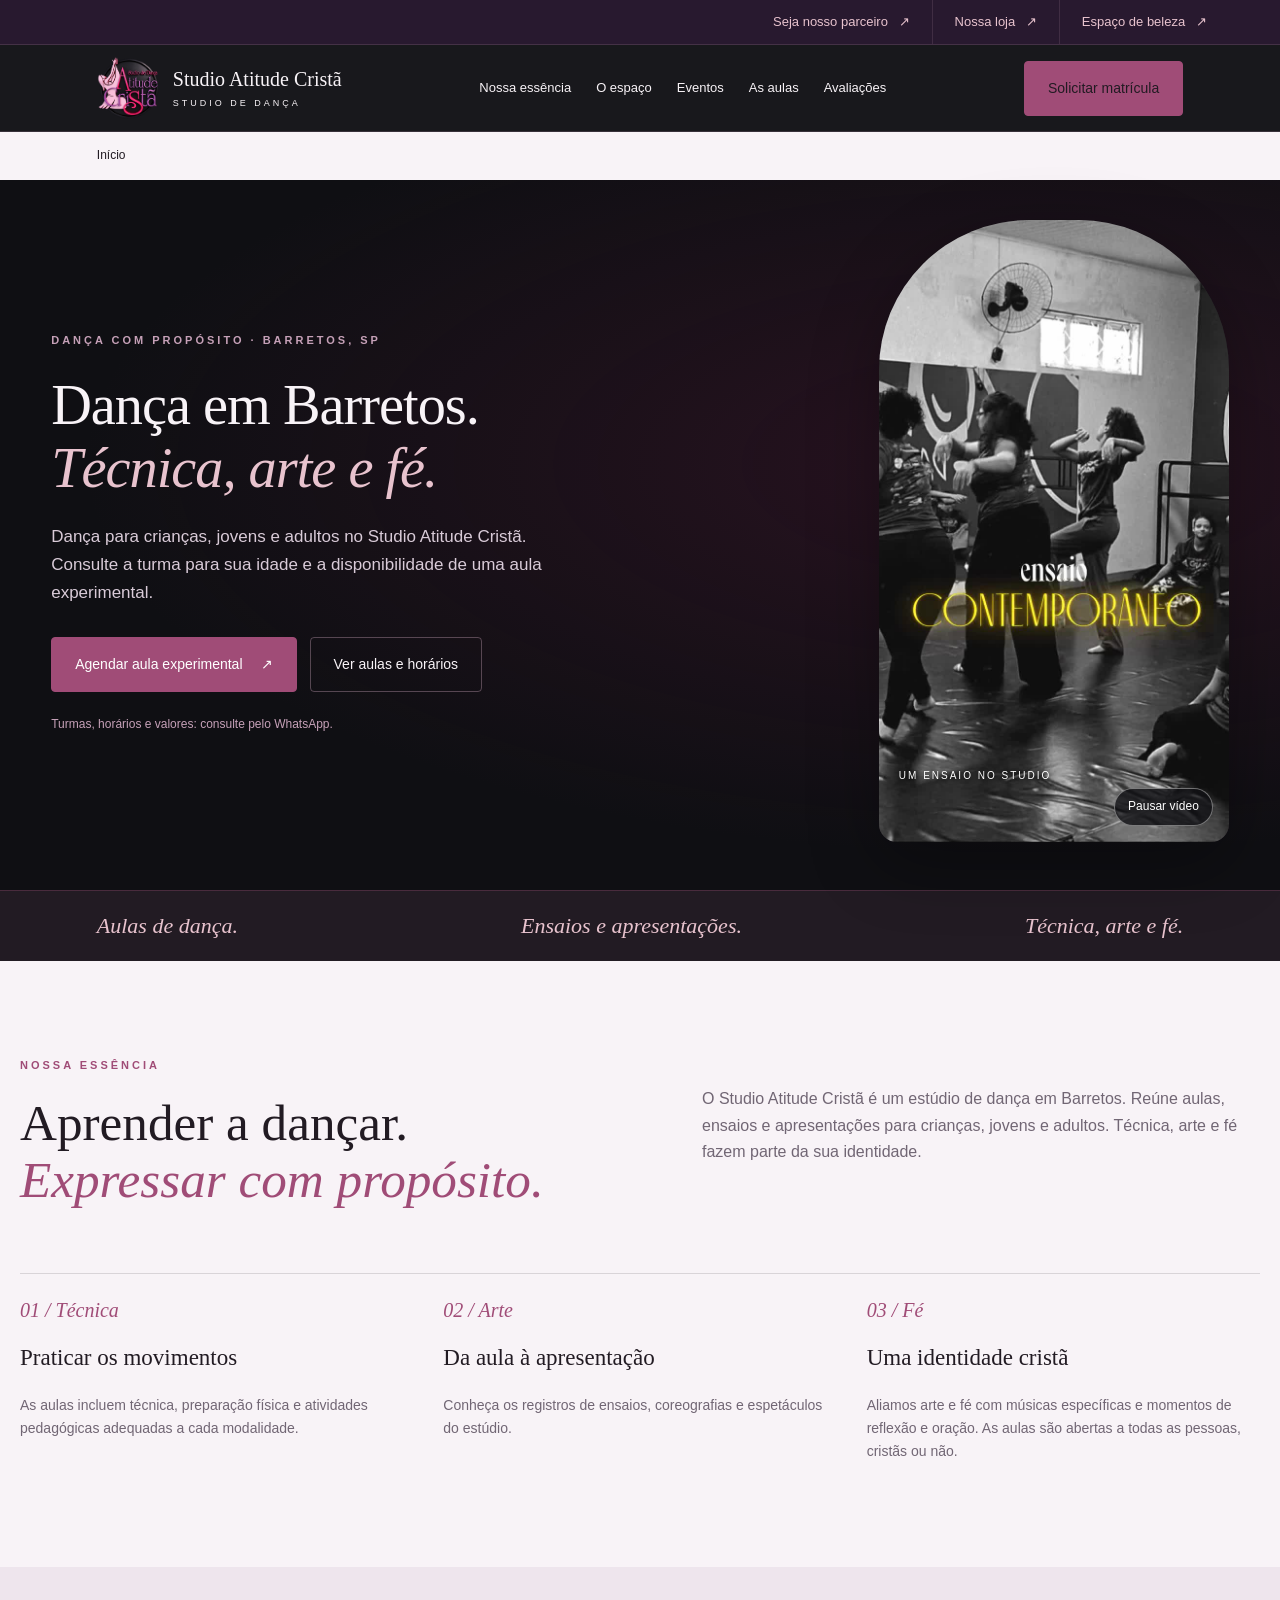
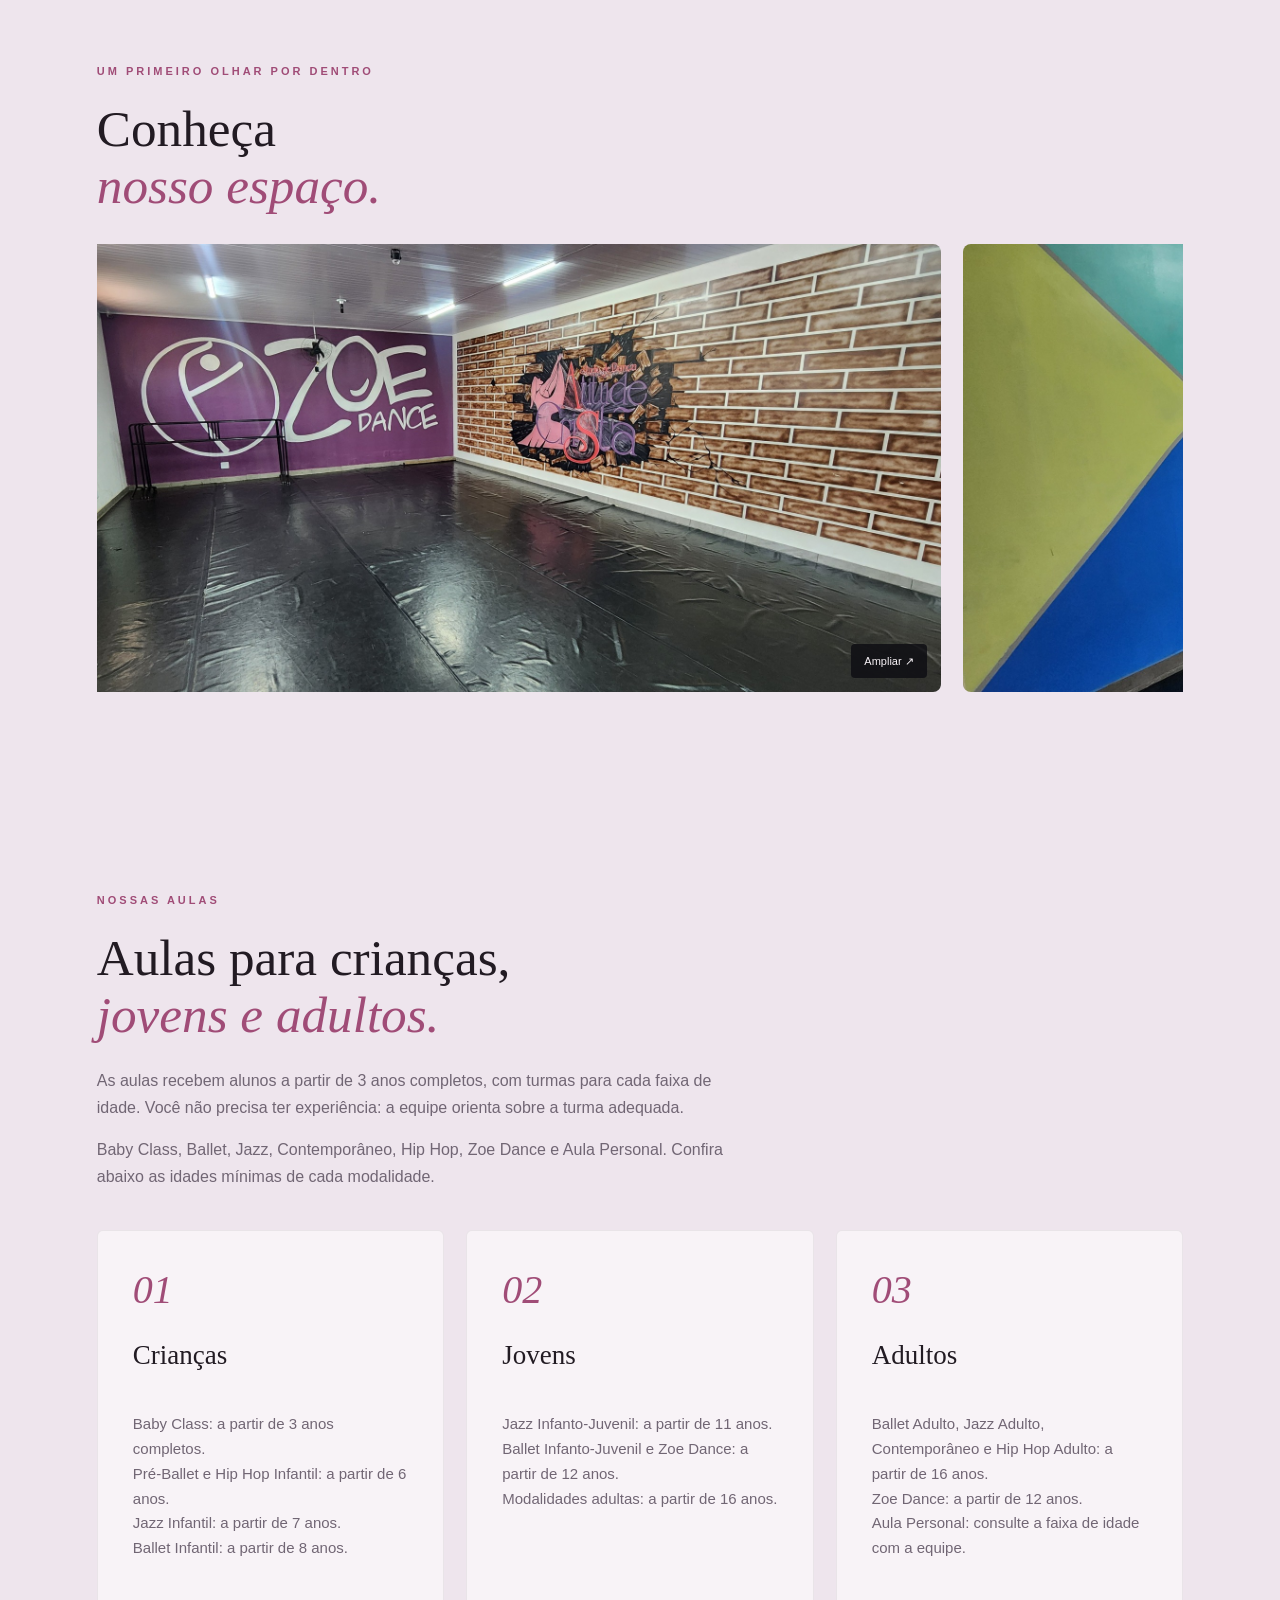
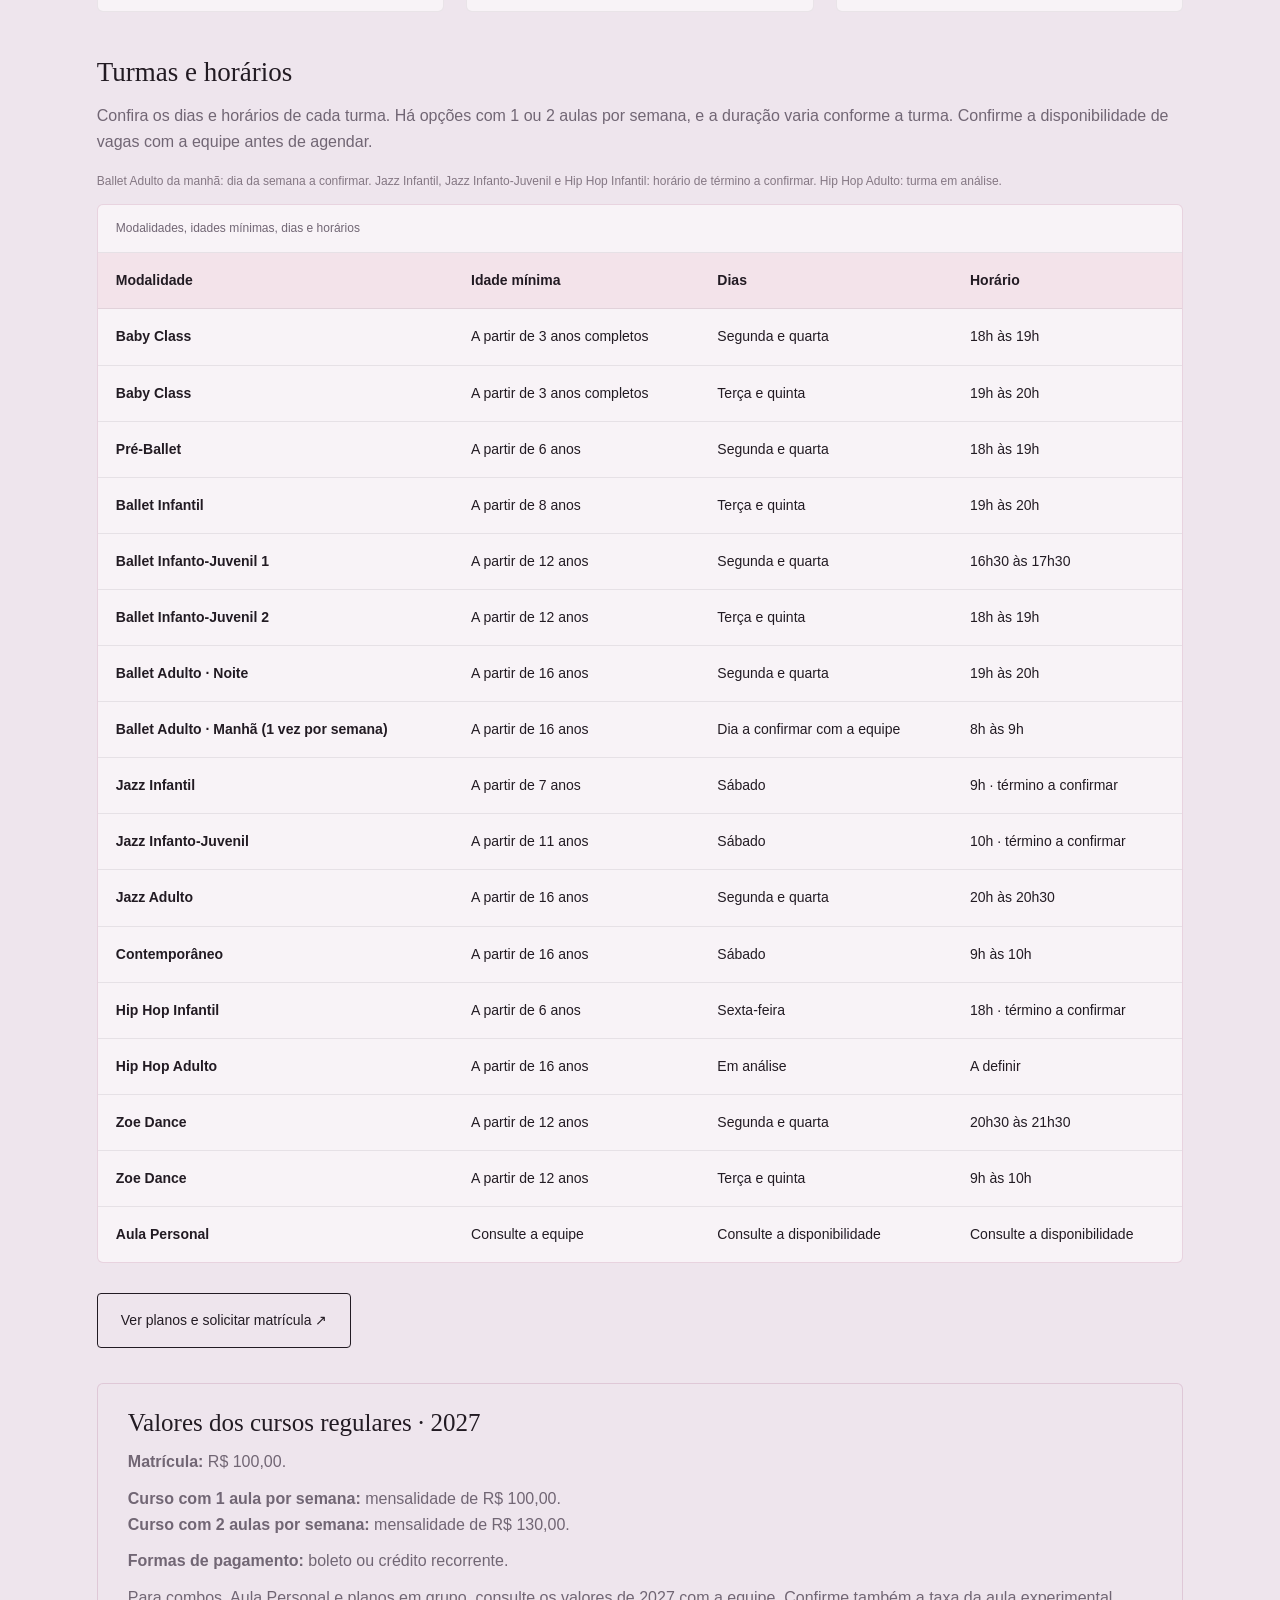
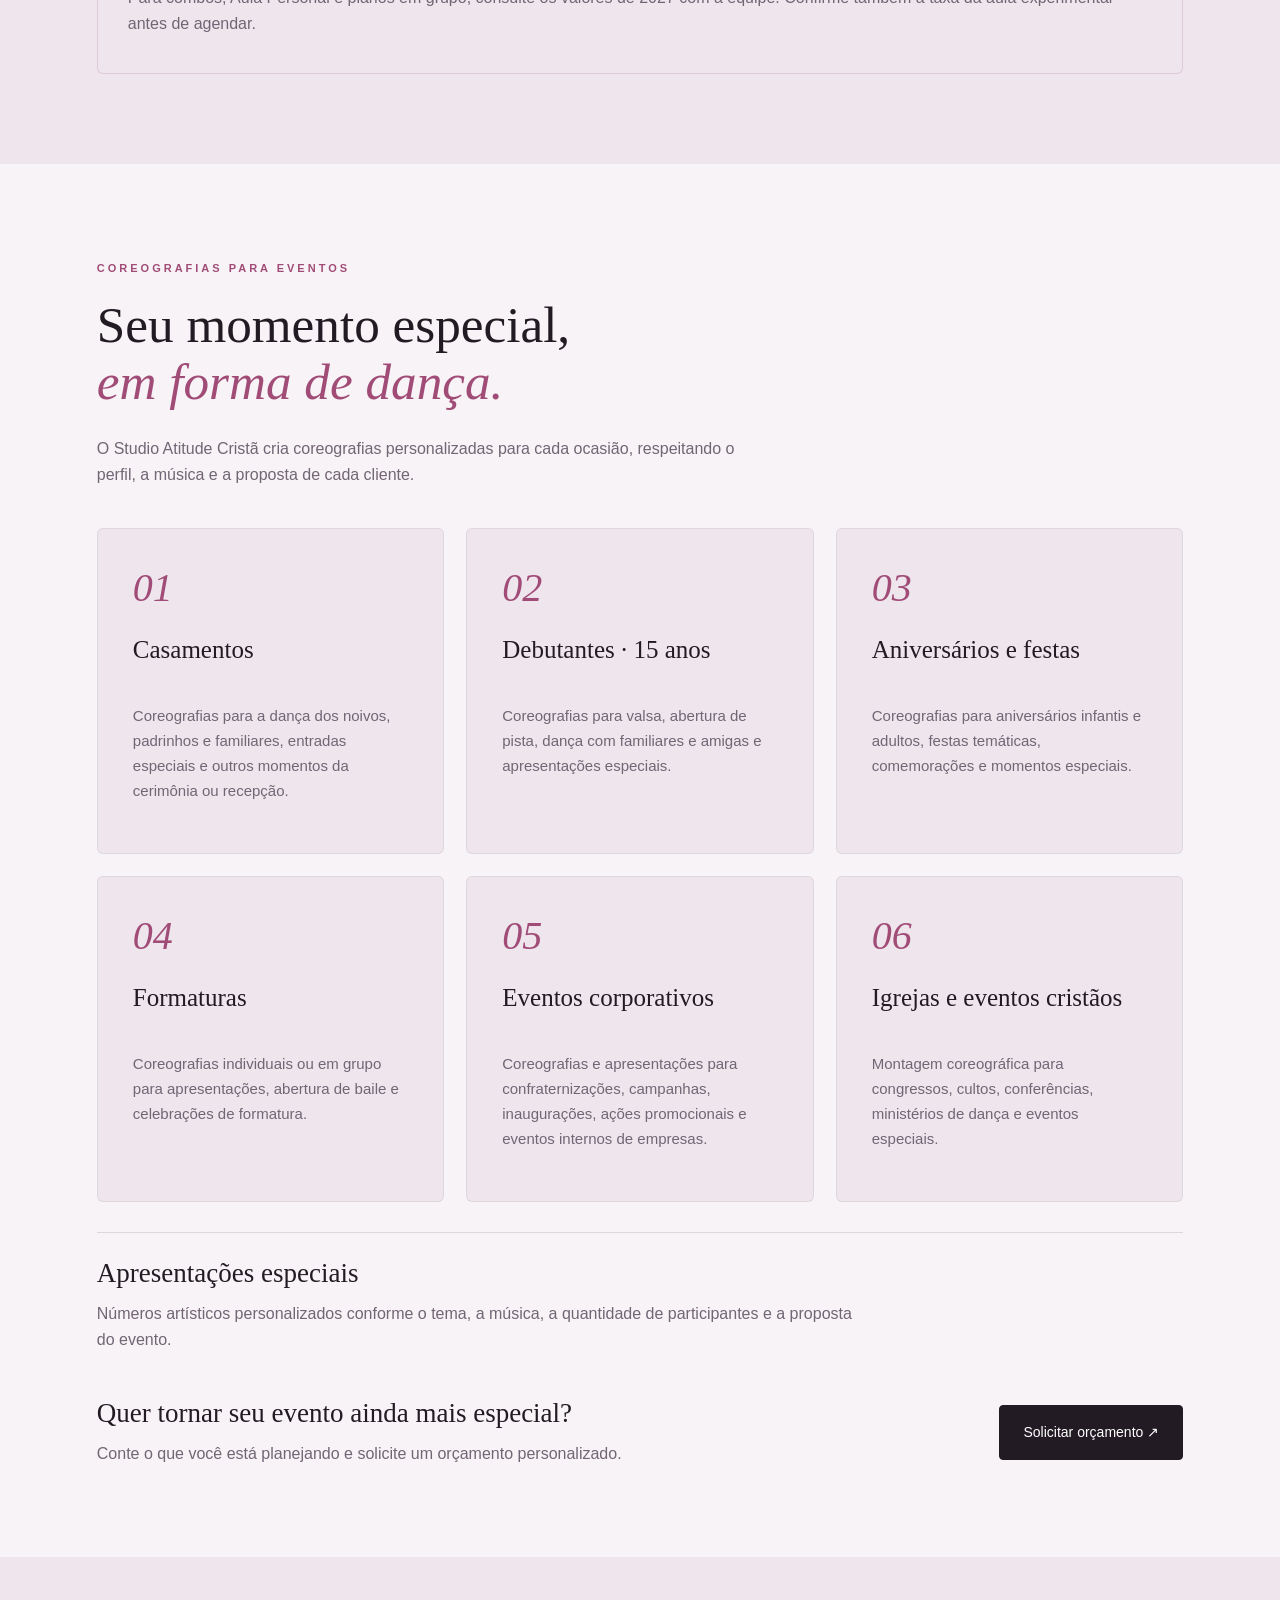
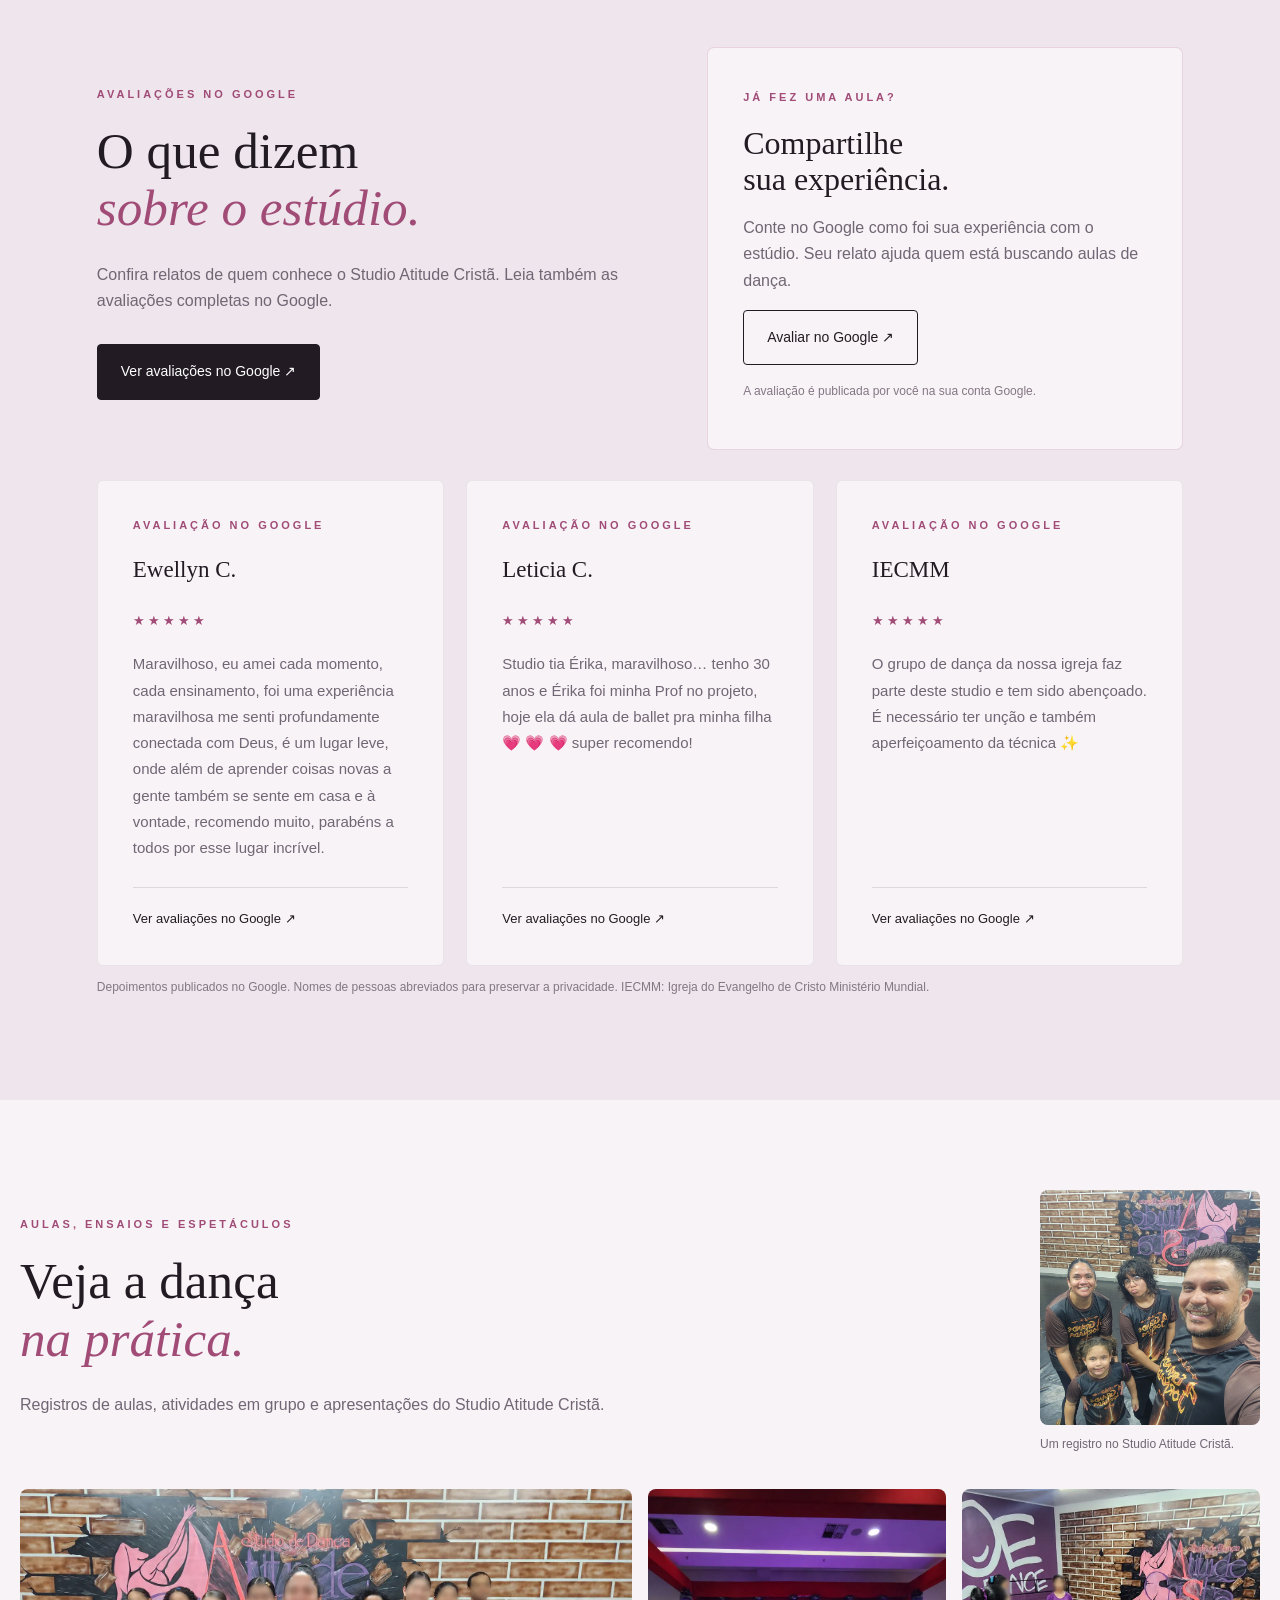
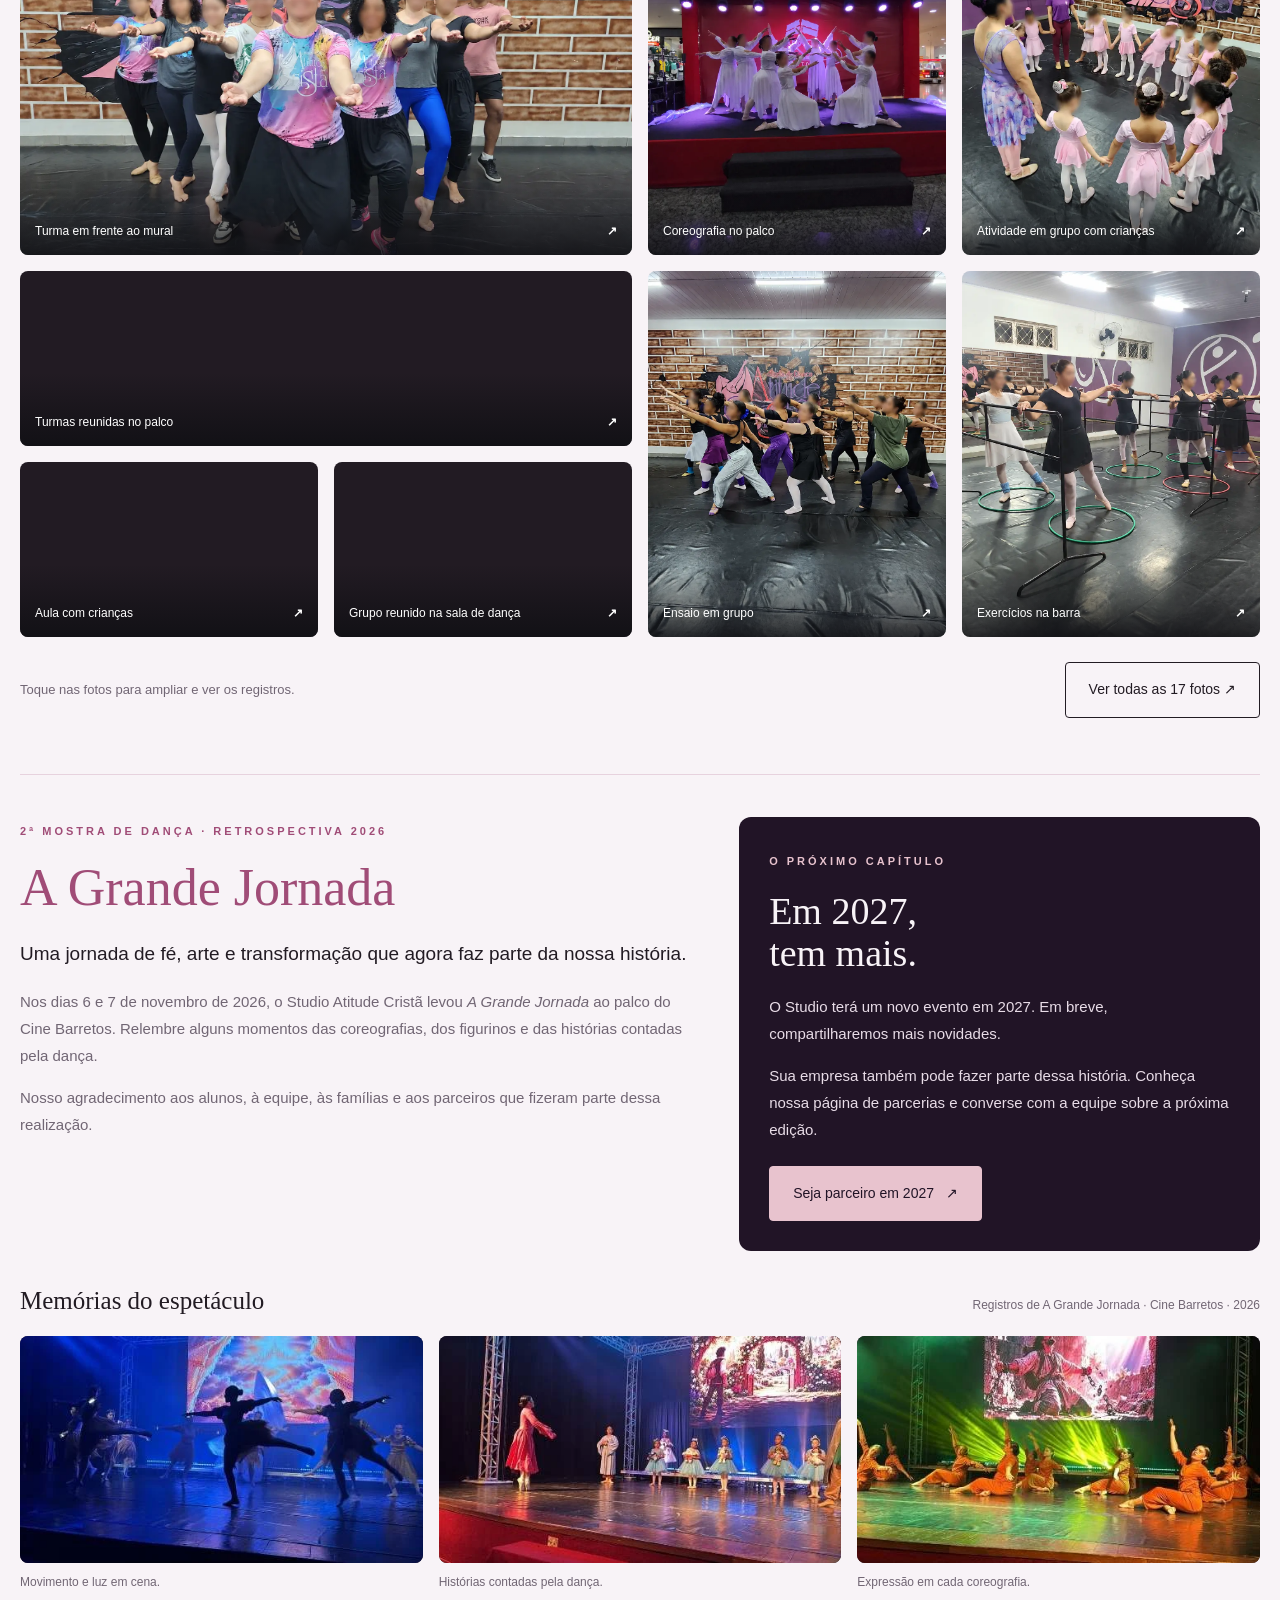
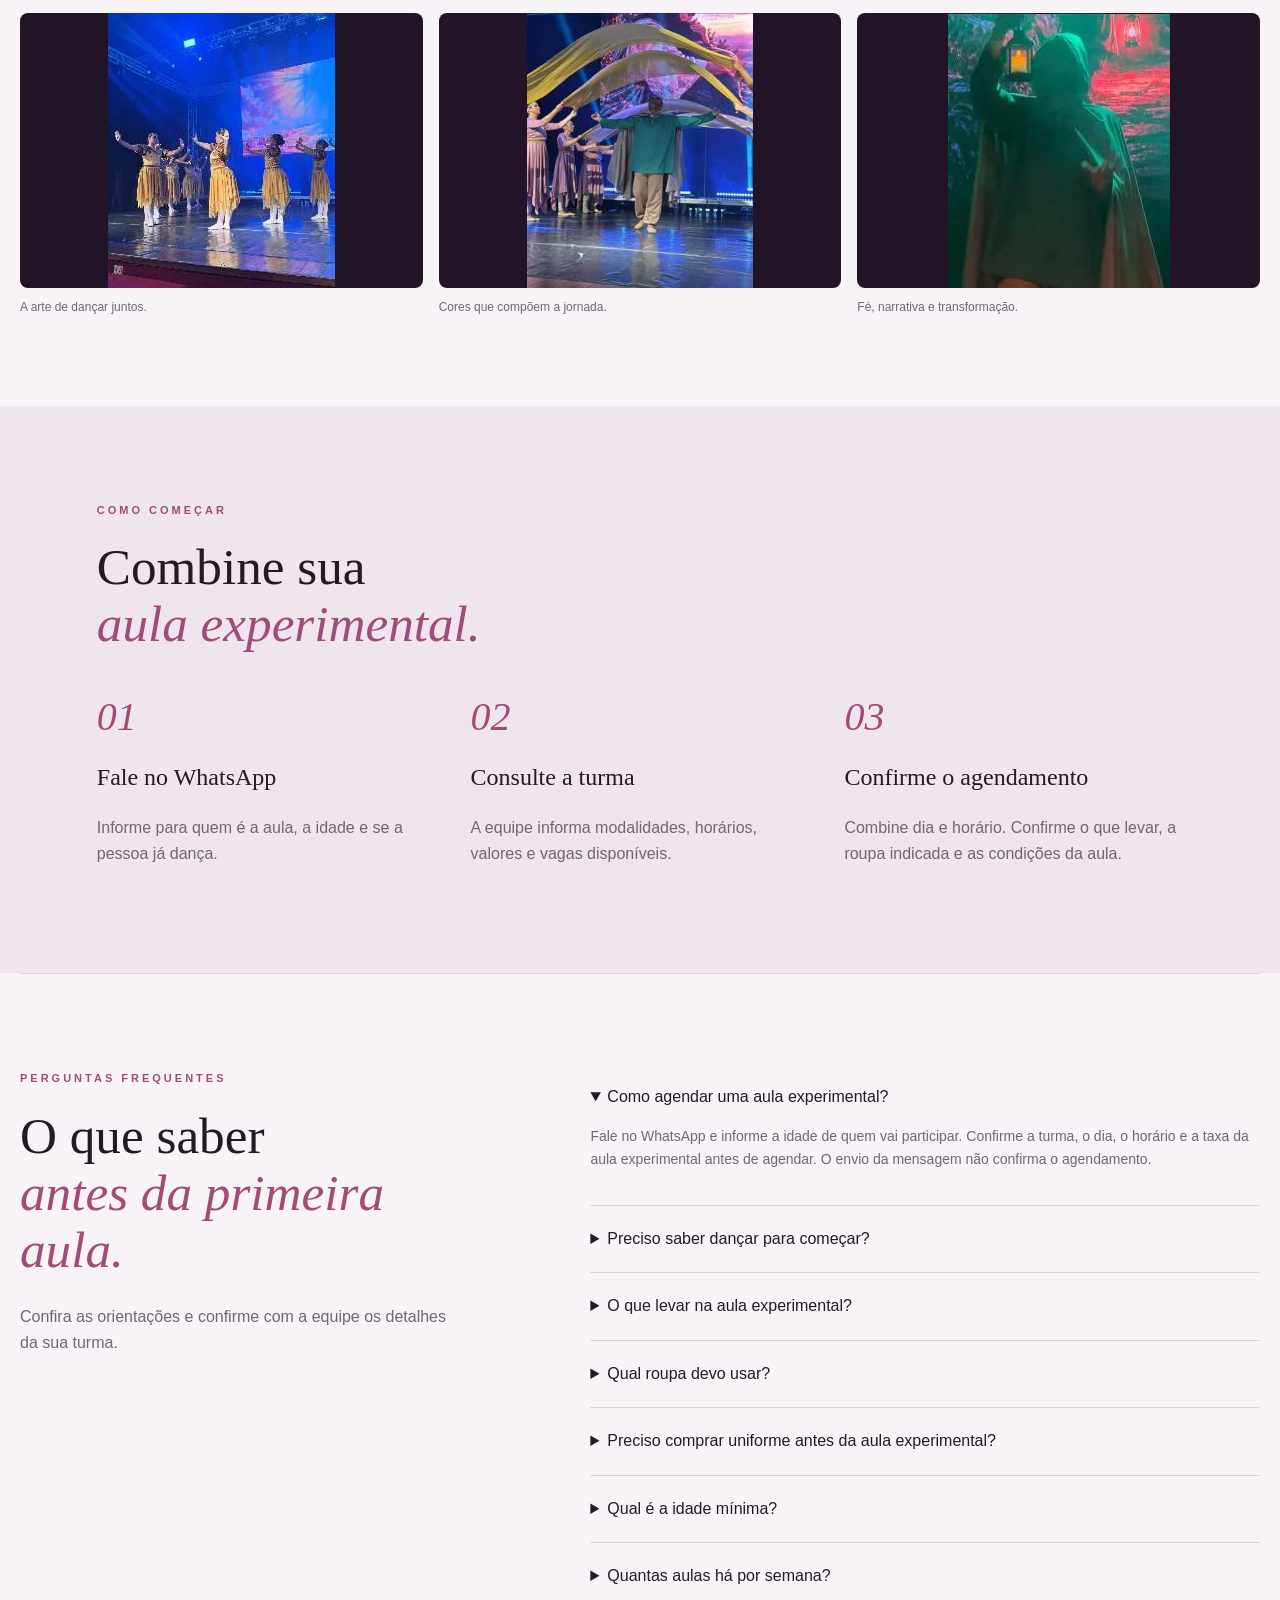
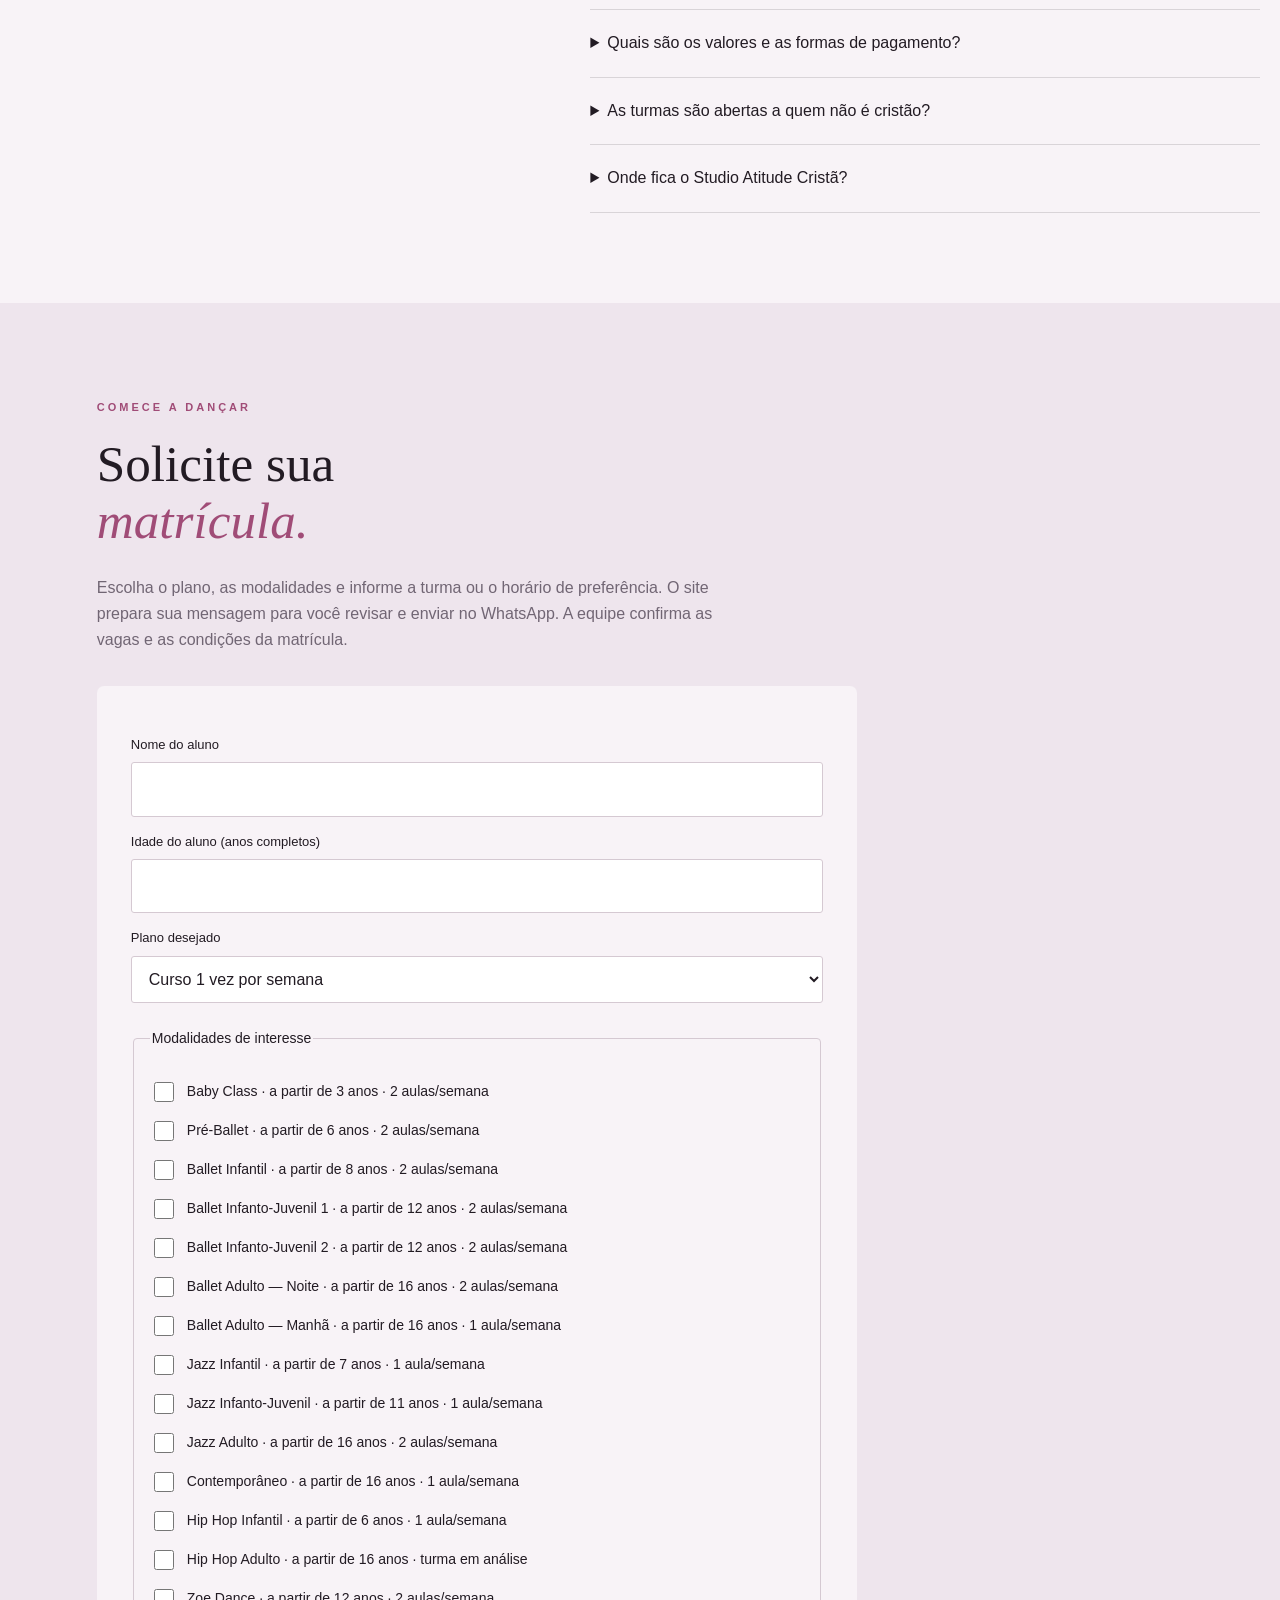
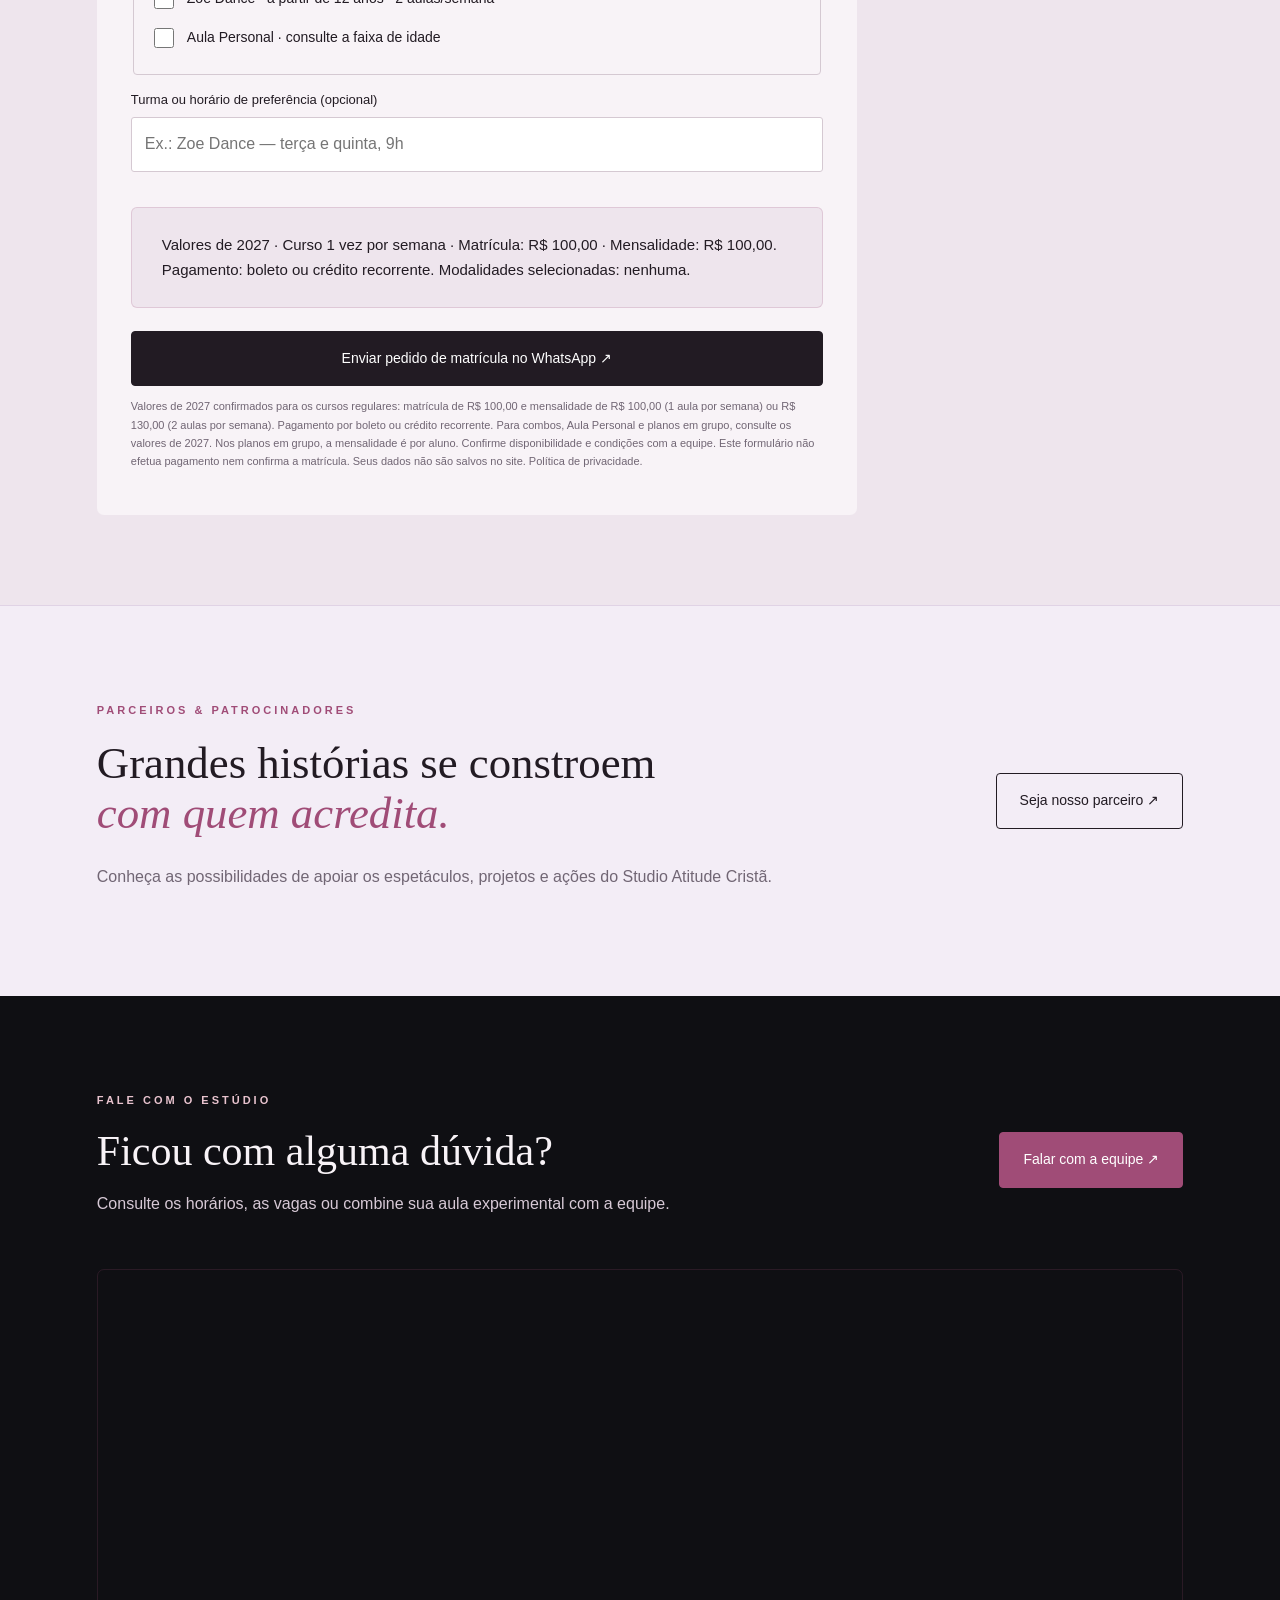
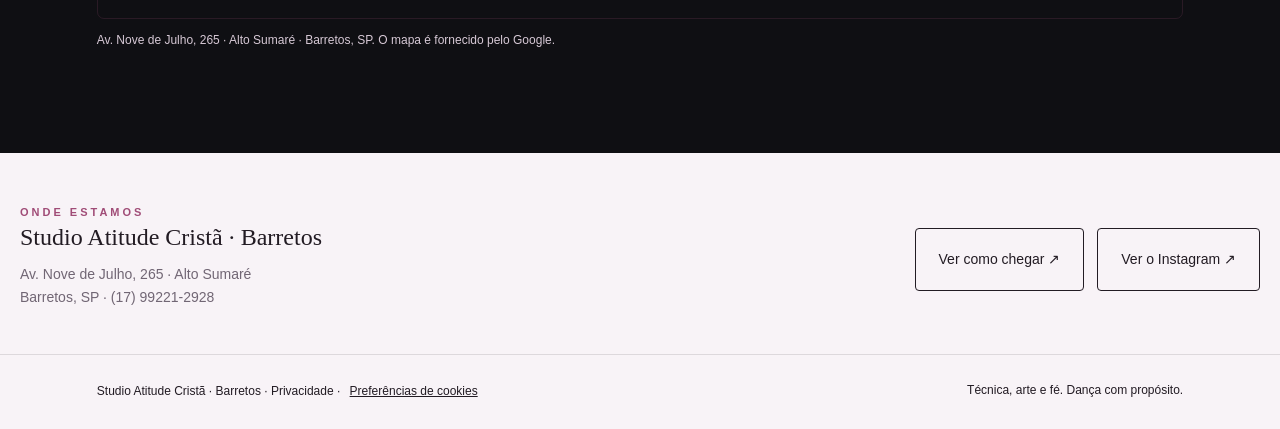
<file: index.html>
<!DOCTYPE html><html lang="pt-BR"><head><meta charset="UTF-8"><meta name="viewport" content="width=device-width,initial-scale=1"><meta name="description" content="Aulas de dança em Barretos para crianças, jovens e adultos. Conheça o Studio Atitude Cristã, consulte turmas e agende uma aula experimental pelo WhatsApp."><meta name="theme-color" content="#0f0f13"><title>Studio Atitude Cristã | Aulas de dança em Barretos</title><style>
:root{--ink:#221b23;--paper:#f8f3f7;--rose:#e8c3ce;--gold:#a04c77}*{box-sizing:border-box}html{scroll-behavior:smooth;scroll-padding-top:90px}body{margin:0;background:var(--paper);color:var(--ink);font:16px/1.65 Arial,sans-serif}a{color:inherit;text-decoration:none}button,input,select{font:inherit}button,a,input,select{touch-action:manipulation}a:focus-visible,button:focus-visible{outline:3px solid #c6a1b8;outline-offset:5px}.wrap{max-width:1240px;margin:auto;padding:0 6%}header{position:sticky;top:0;background:#f8f3f7f5;z-index:10;border-bottom:1px solid #221b2315}.nav{display:flex;align-items:center;justify-content:space-between;min-height:86px;gap:20px}.brand{line-height:1.1;display:flex;align-items:center;gap:12px}.monogram{font:italic 36px Georgia;border:1px solid #a04c7770;border-radius:50%;width:58px;height:58px;display:grid;place-items:center}.brand strong{font:22px Georgia}.brand small{display:block;letter-spacing:3px;font-size:9px;margin-top:8px}.links{display:flex;gap:25px;font-size:13px}.btn{display:inline-flex;justify-content:center;align-items:center;gap:18px;padding:15px 23px;background:var(--ink);color:white;border:1px solid var(--ink);border-radius:4px;font-size:14px;cursor:pointer;transition:transform .2s,background .2s}.btn:hover{background:#5a183a;transform:translateY(-2px)}.outline{background:transparent;color:var(--ink)}.eyebrow{text-transform:uppercase;letter-spacing:3px;font-size:11px;font-weight:bold;color:var(--gold)}h1,h2,h3{font-family:Georgia,serif;font-weight:normal;line-height:1.12}h1{font-size:clamp(48px,6.2vw,84px);margin:22px 0}h1 em,h2 em{font-weight:normal;color:#a04c77}h2{font-size:clamp(34px,4vw,52px);margin:16px 0 25px}h3{font-size:27px}p{color:#716674}.hero{display:grid;grid-template-columns:1.1fr 1fr;align-items:center;gap:5%;padding-top:65px;padding-bottom:70px}.hero p{max-width:440px;font-size:17px}.actions{display:flex;gap:13px;flex-wrap:wrap;margin:30px 0 18px}.note{font-size:12px;color:#847783}.art{position:relative;min-height:555px;border-radius:220px 220px 8px 8px;background:linear-gradient(130deg,#e8c3ce,#c6a1b8 70%,#a04c77);overflow:hidden}.art:before{content:'';position:absolute;inset:22px;border:1px solid #ffffff66;border-radius:210px 210px 5px 5px}.art svg{position:absolute;width:100%;height:100%;inset:0}.art-label{position:absolute;bottom:27px;left:30px;color:#fff;letter-spacing:3px;font-size:11px}.strip{background:var(--ink);color:#e8c3ce;padding:22px 0}.strip .wrap{display:flex;justify-content:space-between;gap:20px;font:italic 22px Georgia}.section{padding:90px 0}.intro{display:grid;grid-template-columns:1fr 1fr;gap:10%;align-items:start}.intro p{margin-top:35px}.values{display:grid;grid-template-columns:repeat(3,1fr);border-top:1px solid #221b2325;margin-top:40px;gap:30px}.values span{display:block;font:italic 20px Georgia;color:var(--gold);margin-top:25px}.values h3{font-size:23px}.values p{font-size:14px}.audience{background:#eee5ed}.heading{max-width:660px}.cards{display:grid;grid-template-columns:repeat(3,1fr);gap:22px;margin-top:40px}.card{padding:35px;background:var(--paper);border-radius:6px;border:1px solid #221b2312;display:flex;flex-direction:column}.card .num{font:italic 40px Georgia;color:#a04c77}.card p{font-size:15px;flex:1}.card a{font-size:13px;border-top:1px solid #221b2320;padding-top:20px}.zoe{display:grid;grid-template-columns:.85fr 1.15fr;gap:8%;align-items:center}.tile{min-height:340px;border-radius:5px;background:var(--ink);color:#e8c3ce;padding:55px;display:flex;flex-direction:column;justify-content:center}.tile b{font:italic 70px/1 Georgia}.tile small{margin-top:28px;letter-spacing:4px}.process{display:grid;grid-template-columns:repeat(3,1fr);gap:35px;margin-top:40px}.process strong{font:italic 40px Georgia;color:var(--gold)}.process h3{font-size:24px}.faq{display:grid;grid-template-columns:.8fr 1.2fr;gap:10%;border-top:1px solid #221b2320}details{border-bottom:1px solid #221b2325;padding:20px 0}summary{cursor:pointer;font-size:16px}details p{font-size:14px}.contact{background:var(--ink);color:var(--paper)}.contact .grid{display:grid;grid-template-columns:1fr 1fr;gap:8%;align-items:center}.contact p{color:#d7c9d6}.contact .eyebrow{color:#e8c3ce}.form{background:var(--paper);padding:34px;border-radius:7px;color:var(--ink)}label{display:block;font-size:13px;margin:14px 0 7px}input,select{width:100%;padding:13px;border:1px solid #d5c9d2;border-radius:3px;background:white;color:var(--ink)}.form .btn{width:100%;margin-top:23px}.form p{font-size:11px;color:#716674}.location{display:flex;justify-content:space-between;gap:30px;padding:45px 0}.location h3{margin:0 0 12px;font-size:24px}.location p{margin:0;font-size:14px}footer{border-top:1px solid #221b2320;padding:26px 0;font-size:12px}.foot{display:flex;justify-content:space-between;gap:20px}.float{position:fixed;bottom:20px;right:20px;z-index:11;box-shadow:0 5px 25px #221b2330;background:#fff;color:var(--ink);border:1px solid #d7c5d2;border-radius:40px;padding:13px 20px;font-size:13px}.menu{display:none}@media(max-width:800px){.links{display:none}.nav>.btn{font-size:11px;padding:11px}.brand strong{font-size:17px}.monogram{width:43px;height:43px;font-size:28px}.hero{grid-template-columns:1fr;padding-top:40px;gap:35px}.art{min-height:430px;max-width:470px;width:100%;margin:auto}.strip .wrap{font-size:16px;flex-wrap:wrap;justify-content:center}.section{padding:60px 0}.intro,.zoe,.faq,.contact .grid{grid-template-columns:1fr;gap:30px}.intro p{margin-top:0}.cards{grid-template-columns:1fr}.values{gap:15px}.values h3{font-size:20px}.values p{font-size:12px}.process{grid-template-columns:1fr;gap:12px}.process h3{margin:8px 0}.location,.foot{flex-direction:column}.float{bottom:12px;right:12px}.form{padding:24px}.tile{min-height:270px}.hero h1{font-size:58px}}@media(prefers-reduced-motion:reduce){html{scroll-behavior:auto}*{transition:none!important}}
/* Brand palette sampled from the supplied Instagram screenshot. */
header{background:#0f0f13f5;color:#f8f3f7;border-bottom-color:#c6a1b830}
.monogram{border-color:#a04c77;color:#e8c3ce}.nav>.btn{background:#a04c77;border-color:#a04c77}
.hero{position:relative;color:#f8f3f7;isolation:isolate}.hero:before{content:'';position:absolute;z-index:-1;top:0;bottom:0;left:calc((100vw - 100%)/-2);right:calc((100vw - 100%)/-2);background:radial-gradient(ellipse at 80% 40%,#5a183a55,transparent 65%),#0f0f13}
.hero p{color:#d9cbd8}.hero .eyebrow{color:#c6a1b8}.hero h1 em{color:#e8c3ce}.hero .note{color:#c6a1b8}.hero .btn{background:#a04c77;border-color:#a04c77}.hero .outline{background:transparent;color:#f8f3f7;border-color:#c6a1b860}.btn:hover{background:#5a183a;color:#fff}
.strip{background:#221b23;border-top:1px solid #a04c7750;color:#e8c3ce}.art{background:linear-gradient(145deg,#e8c3ce,#c6a1b8 65%,#a04c77)}.art-label{color:#221b23;font-weight:bold}.contact{background:#0f0f13}.contact .btn{background:#a04c77;border-color:#a04c77}.tile{background:radial-gradient(ellipse at top right,#a04c7755,transparent 70%),#221b23}.float{background:#a04c77;color:#fff;border-color:#c6a1b8}.float:hover{background:#5a183a}
.brand-logo{width:64px;height:64px;object-fit:contain;border-radius:7px;background:white}.logo-panel{background:#fff;display:flex;align-items:center;justify-content:center;min-height:555px;padding:32px 12px 50px}.hero-logo{width:100%;height:auto;max-width:440px;display:block}.logo-panel:before{border-color:#a04c7725}.logo-panel .art-label{left:0;right:0;text-align:center;color:#5a183a}.hero h1 em{color:#e8c3ce}@media(max-width:800px){.brand-logo{width:48px;height:48px}.logo-panel{min-height:390px}.hero-logo{max-width:350px}}
.breadcrumbs{font-size:12px;padding-top:14px;padding-bottom:14px;background:#f8f3f7}.privacy-options{background:none;border:0;color:inherit;text-decoration:underline;cursor:pointer;font-size:inherit}.cookie-panel{position:fixed;bottom:85px;left:20px;max-width:420px;background:#f8f3f7;color:#221b23;padding:22px;border:1px solid #a04c77;border-radius:8px;box-shadow:0 8px 35px #0003;z-index:20}.cookie-panel p{font-size:13px}.cookie-panel button{margin:4px;font-size:12px;padding:10px}.cookie-panel[hidden]{display:none}@media(max-width:800px){body{padding-bottom:80px}.float{left:16px;right:16px;text-align:center;border-radius:5px}.cookie-panel{left:16px;right:16px;max-width:none}.foot{padding-bottom:12px}}.brand-logo{background:transparent}.logo-panel{background:transparent}.logo-panel:before{border:0}.logo-panel .art-label{color:#e8c3ce}.google-reviews{display:grid;grid-template-columns:1.1fr 1fr;gap:8%;align-items:center}.review-invite{background:var(--paper);border:1px solid #a04c7730;border-radius:7px;padding:35px}.review-invite h3{font-size:32px;margin:17px 0}.review-invite .note{font-size:12px;margin-top:17px}@media(max-width:800px){.google-reviews{grid-template-columns:1fr;gap:25px}.review-invite{padding:26px}}
.space-section{background:#eee5ed}.space-heading{display:grid;grid-template-columns:1fr 1fr;gap:10%;align-items:center}.space-heading p{max-width:430px}.space-controls{display:flex;justify-content:space-between;align-items:center;margin:20px 0 14px;font-size:12px;color:#716674}.space-controls button,.viewer-frame button{border:1px solid #a04c7740;background:#f8f3f7;color:#221b23;border-radius:50%;width:45px;height:45px;cursor:pointer;font-size:22px;margin-left:6px}.space-track{display:flex;gap:22px;overflow-x:auto;scroll-snap-type:none;scroll-behavior:auto;padding:0 0 14px;scrollbar-width:thin;scrollbar-color:#a04c77 #eee5ed}.space-slide{flex:0 0 86%;margin:0;scroll-snap-align:start}.space-photo{position:relative;display:block;width:100%;padding:0;border:0;background:#221b23;cursor:zoom-in;border-radius:8px;overflow:hidden}.space-photo img{display:block;width:100%;height:clamp(260px,35vw,450px);object-fit:contain}.space-expand{position:absolute;right:14px;bottom:14px;padding:8px 13px;background:#0f0f13d9;color:#f8f3f7;border-radius:4px;font-size:11px}.space-slide figcaption{display:flex;justify-content:space-between;gap:10px;padding:14px 0;font-size:14px}.space-slide figcaption small{color:#a04c77}.space-bottom{display:flex;justify-content:space-between;align-items:center;gap:20px;margin-top:12px}.space-bottom p{font-size:12px}.space-viewer{background:#0f0f13;color:#f8f3f7;border:1px solid #a04c7760;border-radius:10px;padding:20px;width:min(1200px,96vw);max-width:96vw;max-height:94dvh}.space-viewer::backdrop{background:#000d}.viewer-close{display:block;margin-left:auto;background:transparent;color:#f8f3f7;border:1px solid #c6a1b8;border-radius:4px;padding:8px 15px;cursor:pointer}.viewer-frame{display:grid;grid-template-columns:46px minmax(0,1fr) 46px;gap:12px;align-items:center;margin-top:15px}.viewer-frame img{width:100%;height:70dvh;object-fit:contain}.viewer-frame button{margin:0}.space-viewer p{color:#e8c3ce;text-align:center;font-size:14px;margin:12px 0 0}@media(max-width:800px){.space-heading{grid-template-columns:1fr;gap:0}.space-slide{flex-basis:94%}.space-photo img{height:300px}.space-bottom{align-items:flex-start;flex-direction:column}.viewer-frame{grid-template-columns:32px minmax(0,1fr) 32px;gap:4px}.viewer-frame button{width:32px;height:32px;font-size:18px}.space-viewer{padding:12px}.viewer-frame img{height:65dvh}.space-heading h2{margin-bottom:10px}}@media(prefers-reduced-motion:reduce){.space-track{scroll-behavior:auto}}
#space-play{font-size:16px}.space-controls>div{display:flex;gap:4px}.space-heading{display:block;margin-bottom:30px}.space-track{scrollbar-width:none}.space-track::-webkit-scrollbar{display:none}.space-landscape{flex:0 0 auto;width:calc(clamp(260px,35vw,450px) * var(--photo-ratio))}.space-landscape .space-photo img{object-fit:cover}@media(max-width:800px){.space-landscape{flex-basis:auto;width:calc(300px * var(--photo-ratio))}}.event-intro{display:grid;grid-template-columns:1fr 220px;gap:70px;align-items:center;margin-bottom:35px}.event-intro p{max-width:620px}.event-family{margin:0}.event-family img{width:100%;height:235px;display:block;object-fit:cover;object-position:center 42%;border-radius:8px}.event-family figcaption{font-size:12px;color:#716674;margin-top:10px}.event-grid{display:grid;grid-template-columns:repeat(4,minmax(0,1fr));grid-auto-rows:175px;gap:16px}.event-photo{position:relative;padding:0;border:0;border-radius:8px;overflow:hidden;cursor:zoom-in;background:#221b23;color:#fff;text-align:left}.event-photo img{display:block;width:100%;height:100%;object-fit:cover;transition:transform .35s}.event-photo:hover img{transform:scale(1.025)}.event-photo span{position:absolute;bottom:0;left:0;right:0;padding:40px 15px 14px;background:linear-gradient(transparent,#0f0f13d9);font-size:12px}.event-photo b{float:right}.event-photo-15{grid-column:span 2;grid-row:span 2}.event-photo-4,.event-photo-6,.event-photo-10,.event-photo-13{grid-row:span 2}.event-photo-1{grid-column:span 2}.event-bottom{display:flex;justify-content:space-between;align-items:center;gap:20px;margin-top:25px}.event-bottom p{font-size:13px}.event-photo:focus-visible{outline:3px solid #a04c77;outline-offset:4px}@media(max-width:800px){.event-intro{grid-template-columns:1fr;gap:20px}.event-family{max-width:240px}.event-family img{height:245px}.event-grid{grid-template-columns:repeat(2,minmax(0,1fr));grid-auto-rows:155px;gap:10px}.event-bottom{align-items:flex-start;flex-direction:column}}@media(prefers-reduced-motion:reduce){.event-photo img{transition:none}}.content-note{margin-top:35px;padding:25px 30px;border:1px solid #a04c7730;border-radius:6px;background:#eee5ed}.content-note h3{font-size:25px;margin:0 0 14px}.content-note p{margin:10px 0}.schedule{margin-top:45px}.schedule h3{margin-bottom:12px}.table-scroll{overflow-x:auto;border:1px solid #a04c7730;border-radius:6px;background:var(--paper)}.schedule table{width:100%;border-collapse:collapse;min-width:620px;text-align:left;font-size:14px}.schedule caption{text-align:left;padding:14px 18px;font-size:12px;color:#716674}.schedule th,.schedule td{padding:16px 18px;border-top:1px solid #221b2315;vertical-align:top}.schedule thead{background:#e8c3ce55}.review-rating{color:#a04c77!important;font-size:13px!important}.review-models{margin-top:30px}.review-template h3{font-size:23px}.responsible-info h3{font-size:26px;margin-top:0}.responsible-info p{margin-top:16px}.video-slot{display:grid;grid-template-columns:1fr 1fr;gap:35px;align-items:center;margin-top:45px;padding-top:35px;border-top:1px solid #221b2320}.video-slot h3{font-size:27px}.video-placeholder{aspect-ratio:16/9;background:#eee5ed;border:1px dashed #a04c7760;border-radius:7px;padding:25px;display:flex;flex-direction:column;justify-content:center;align-items:center;text-align:center}.video-placeholder span{font:26px Georgia}.video-placeholder small{display:block;margin-top:14px;color:#716674}.map-block{padding-top:35px;padding-bottom:0}.map-block iframe{display:block;width:100%;height:350px;border:1px solid #a04c7730;border-radius:7px}.fill-field{font-size:13px}.nav .brand strong{font-size:20px}@media(max-width:800px){.video-slot{grid-template-columns:1fr;gap:20px}.content-note{padding:22px}.map-block iframe{height:300px}.nav .brand strong{font-size:16px}}@media(max-width:500px){.nav{gap:10px}.nav>.btn{max-width:130px;text-align:center;font-size:11px;padding:10px}.nav .brand strong{font-size:14px}.brand{gap:8px}.brand small{letter-spacing:1px}}@media(max-width:360px){.nav>.btn{max-width:108px}.brand-logo{width:40px;height:40px}.nav .brand strong{font-size:12px}} .enrollment{max-width:760px;margin-top:32px}.enrollment fieldset{border:1px solid #d5c9d2;border-radius:4px;margin-top:24px;padding:16px}.enrollment legend{font-size:14px}.course-choice{display:flex;gap:10px;align-items:start;font-size:14px}.course-choice input{width:20px;height:20px;flex-shrink:0;margin-top:2px}.enrollment #enrollment-error{color:#9c2344;font-size:14px}.enrollment #enrollment-summary{font-size:15px}.enrollment [hidden]{display:none} .studio-video-frame{width:100%;max-width:360px;justify-self:center;border-radius:12px;overflow:hidden;background:#0f0f13;box-shadow:0 12px 35px #221b2320}.studio-video{display:block;width:100%;height:auto;aspect-ratio:9/16;object-fit:contain}@media(max-width:800px){.studio-video-frame{max-width:340px}} .event-video-copy h3{font-size:clamp(32px,4vw,48px);color:var(--gold);margin:18px 0 24px}.event-video-copy .content-note{line-height:1.9} .review-template blockquote{margin:8px 0 26px;font-size:15px;line-height:1.75;color:#716674;flex:1}.review-template .review-rating{flex:0;color:var(--gold);letter-spacing:3px;font-size:20px;margin:4px 0 12px}.review-template a{margin-top:auto} .hero{max-width:1380px;padding-left:4%;padding-right:4%;grid-template-columns:1.25fr .75fr;gap:6%;padding-top:40px;padding-bottom:48px}.hero h1{font-size:clamp(38px,4.4vw,62px);line-height:1.12;letter-spacing:-1px}.hero p{max-width:510px}.hero-media{position:relative;justify-self:end;width:100%;max-width:350px;aspect-ratio:9/16;overflow:hidden;border-radius:150px 150px 18px 18px;background:#221b23;box-shadow:0 20px 70px #0005}.hero-media video{display:block;width:100%;height:100%;object-fit:contain}.hero-logo-intro{position:absolute;inset:0;display:grid;place-items:center;background:radial-gradient(circle,#442338,#17121b 75%);z-index:2;transition:opacity 1.1s ease,transform 1.4s cubic-bezier(.2,.7,.2,1),filter 1s ease}.hero-logo-intro img{width:88%;height:auto;filter:drop-shadow(0 0 24px #e8c3ce44)}.hero-media.is-revealed .hero-logo-intro{opacity:0;transform:scale(1.12);filter:blur(12px);pointer-events:none}.hero-media-label{position:absolute;bottom:58px;left:20px;font-size:10px;letter-spacing:2px;color:white;text-shadow:0 1px 5px #000}.hero-video-toggle{position:absolute;bottom:16px;right:16px;z-index:3;background:#0f0f13c9;color:white;border:1px solid #ffffff66;border-radius:30px;padding:8px 13px;font-size:12px;cursor:pointer}@media(max-width:800px){.hero{grid-template-columns:1fr;padding-left:6%;padding-right:6%;gap:28px}.hero h1{font-size:clamp(32px,6.8vw,46px)}.hero-media{justify-self:center;max-width:300px;border-radius:110px 110px 14px 14px}}@media(prefers-reduced-motion:reduce){.hero-logo-intro{display:none}.hero-media video{object-fit:contain}}.float{display:none}.final-contact{display:flex;align-items:center;justify-content:space-between;gap:28px}.final-contact h2{font-size:clamp(30px,3.4vw,42px);margin-bottom:14px}.final-contact p{max-width:600px}.final-contact>.btn{flex-shrink:0;background:var(--gold);border-color:var(--gold)}@media(max-width:800px){.float{display:block}.final-contact{flex-direction:column;align-items:flex-start}} .choreography{background:var(--paper)}.choreography .card{background:#eee5ed}.choreography .card h3{font-size:25px}.choreography-special{margin-top:30px;padding:25px 0;border-top:1px solid #221b2320}.choreography-special h3{margin:0 0 12px}.choreography-special p{max-width:760px;margin:0}.choreography-cta{display:flex;align-items:center;justify-content:space-between;gap:28px;padding-top:20px}.choreography-cta h3{margin:0 0 12px}.choreography-cta p{margin:0}.choreography-cta>.btn{flex-shrink:0}@media(max-width:800px){.choreography-cta{flex-direction:column;align-items:flex-start}} .partner-invitation{background:#f3edf6;border-top:1px solid #e0d3e5}.partner-invitation>.wrap{display:flex;align-items:center;justify-content:space-between;gap:35px}.partner-invitation h2{font-size:clamp(30px,3.5vw,46px)}.partner-invitation .btn{flex-shrink:0}@media(max-width:800px){.partner-invitation>.wrap{flex-direction:column;align-items:flex-start}} </style><link rel="canonical" href="https://studio-atitude-crista.playerfortnitemm.chatgpt.site/"><meta property="og:type" content="website"><meta property="og:locale" content="pt_BR"><meta property="og:title" content="Studio Atitude Cristã — Dança com propósito em Barretos"><meta property="og:description" content="Técnica, arte e fé. Aulas de dança em Barretos para crianças, jovens e adultos. Consulte turmas e aula experimental pelo WhatsApp."><meta property="og:url" content="https://studio-atitude-crista.playerfortnitemm.chatgpt.site/"><meta property="og:image" content="https://studio-atitude-crista.playerfortnitemm.chatgpt.site/assets/logo-atitude-crista.png"><meta property="og:image:width" content="1080"><meta property="og:image:height" content="1080"><meta property="og:image:alt" content="Logo do Studio Atitude Cristã"><meta name="twitter:card" content="summary_large_image"><link rel="icon" href="/assets/logo-atitude-crista.png"><script type="application/ld+json">{"@context": "https://schema.org", "@type": "LocalBusiness", "name": "Studio Atitude Cristã", "url": "https://studio-atitude-crista.playerfortnitemm.chatgpt.site", "image": "https://studio-atitude-crista.playerfortnitemm.chatgpt.site/assets/logo-atitude-crista.png", "telephone": "+5517992212928", "description": "Studio de dança com princípios cristãos em Barretos.", "address": {"@type": "PostalAddress", "streetAddress": "Avenida Nove de Julho, 265", "addressLocality": "Barretos", "addressRegion": "SP", "postalCode": "14781-020", "addressCountry": "BR"}, "sameAs": ["https://www.instagram.com/studiodedancaac/"], "hasMap": "https://www.google.com/maps/search/?api=1&query=Studio+Atitude+Crista+Barretos"}</script><link rel="stylesheet" href="/assets/studio-destinations.css"><link rel="stylesheet" href="/assets/jornada-memory.css?v=2026-1"></head><body><nav class="studio-destinations" aria-label="Explore o Studio"><div><a href="/parceiros/" data-transition>Seja nosso parceiro <span aria-hidden="true">↗</span></a><a href="/loja/" data-transition>Nossa loja <span aria-hidden="true">↗</span></a><a href="/espaco-de-beleza/" data-transition>Espaço de beleza <span aria-hidden="true">↗</span></a></div></nav><header><div class="wrap nav"><a href="#inicio" class="brand" aria-label="Studio Atitude Cristã, início"><img class="brand-logo" src="assets/logo-atitude-crista-transparente.png" alt="" width="64" height="64"><span><strong>Studio Atitude Cristã</strong><small>STUDIO DE DANÇA</small></span></a><nav class="links" aria-label="Menu principal"><a href="#essencia">Nossa essência</a><a href="#espaco">O espaço</a><a href="#coreografias-eventos">Eventos</a><a href="#aulas">As aulas</a><a href="#avaliacoes">Avaliações</a></nav><a class="btn outline" href="#matricula">Solicitar matrícula</a></div></header><main><nav class="wrap breadcrumbs" aria-label="Caminho de navegação"><span aria-current="page">Início</span></nav><section class="wrap hero" id="inicio"><div><span class="eyebrow">Dança com propósito · Barretos, SP</span><h1>Dança em Barretos.<br><em>Técnica, arte e fé.</em></h1><p>Dança para crianças, jovens e adultos no Studio Atitude Cristã. Consulte a turma para sua idade e a disponibilidade de uma aula experimental.</p><div class="actions"><a class="btn" href="https://wa.me/5517992212928?text=Ol%C3%A1%21%20Gostaria%20de%20agendar%20uma%20aula%20experimental%20do%20Studio%20Atitude%20Crist%C3%A3." target="_blank" rel="noopener">Agendar aula experimental <span>↗</span></a><a class="btn outline" href="#aulas">Ver aulas e horários</a></div><span class="note">Turmas, horários e valores: consulte pelo WhatsApp.</span></div><div class="hero-media" id="hero-media"><video id="hero-video" muted loop playsinline autoplay preload="auto" poster="/assets/hero-ensaio.jpg" aria-label="Ensaio de dança contemporânea no Studio Atitude Cristã"><source src="/assets/hero-ensaio.mp4" type="video/mp4"></video><div class="hero-logo-intro" aria-hidden="true"><img src="/assets/logo-atitude-crista-transparente.png" alt="" width="1080" height="1080"></div><span class="hero-media-label">UM ENSAIO NO STUDIO</span><button class="hero-video-toggle" id="hero-video-toggle" type="button" aria-label="Pausar vídeo">Pausar vídeo</button></div></section><div class="strip"><div class="wrap"><span>Aulas de dança.</span><span>Ensaios e apresentações.</span><span>Técnica, arte e fé.</span></div></div><section class="wrap section" id="essencia"><div class="intro"><div><span class="eyebrow">Nossa essência</span><h2>Aprender a dançar.<br><em>Expressar com propósito.</em></h2></div><p>O Studio Atitude Cristã é um estúdio de dança em Barretos. Reúne aulas, ensaios e apresentações para crianças, jovens e adultos. Técnica, arte e fé fazem parte da sua identidade.</p></div><div class="values"><div><span>01 / Técnica</span><h3>Praticar os movimentos</h3><p>As aulas incluem técnica, preparação física e atividades pedagógicas adequadas a cada modalidade.</p></div><div><span>02 / Arte</span><h3>Da aula à apresentação</h3><p>Conheça os registros de ensaios, coreografias e espetáculos do estúdio.</p></div><div><span>03 / Fé</span><h3>Uma identidade cristã</h3><p>Aliamos arte e fé com músicas específicas e momentos de reflexão e oração. As aulas são abertas a todas as pessoas, cristãs ou não.</p></div></div></section><section class="space-section section" id="espaco"><div class="wrap"><div class="space-heading"><div><span class="eyebrow">Um primeiro olhar por dentro</span><h2>Conheça<br><em>nosso espaço.</em></h2></div></div><div class="space-track" id="space-track" tabindex="0" role="region" aria-label="Fotos do espaço do estúdio"><figure class="space-slide space-landscape" style="--photo-ratio:2.164905"><button class="space-photo" type="button" data-photo="0" aria-label="Ampliar foto: Sala de dança - painel Zoe Dance"><img src="assets/espaco-1.jpeg" alt="Sala de dança com espelhos, barras e painel Zoe Dance." width="2048" height="946" loading="lazy" decoding="async"><span class="space-expand" aria-hidden="true">Ampliar ↗</span></button></figure><figure class="space-slide space-landscape" style="--photo-ratio:2.164905"><button class="space-photo" type="button" data-photo="1" aria-label="Ampliar foto: Sala de dança - parede colorida"><img src="assets/espaco-2.jpeg" alt="Sala de dança com parede geométrica colorida e espelhos." width="2048" height="946" loading="lazy" decoding="async"><span class="space-expand" aria-hidden="true">Ampliar ↗</span></button></figure><figure class="space-slide space-landscape" style="--photo-ratio:2.164905"><button class="space-photo" type="button" data-photo="2" aria-label="Ampliar foto: Recepção"><img src="assets/espaco-3.jpeg" alt="Recepção do Studio Atitude Cristã, com balcão e decoração." width="2048" height="946" loading="lazy" decoding="async"><span class="space-expand" aria-hidden="true">Ampliar ↗</span></button></figure><figure class="space-slide space-landscape" style="--photo-ratio:1.333333"><button class="space-photo" type="button" data-photo="3" aria-label="Ampliar foto: Fachada do estúdio"><img src="assets/espaco-4.jpeg" alt="Fachada roxa do Studio de Dança Atitude Cristã." width="2048" height="1536" loading="lazy" decoding="async"><span class="space-expand" aria-hidden="true">Ampliar ↗</span></button></figure><figure class="space-slide"><button class="space-photo" type="button" data-photo="4" aria-label="Ampliar foto: Área de espera"><img src="assets/espaco-5.jpeg" alt="Área de espera do estúdio com sofás, cadeiras e televisão." width="1153" height="2048" loading="lazy" decoding="async"><span class="space-expand" aria-hidden="true">Ampliar ↗</span></button></figure></div></div></section><dialog id="space-viewer" class="space-viewer" aria-label="Fotos ampliadas do estúdio"><button type="button" class="viewer-close" aria-label="Fechar foto ampliada">Fechar ×</button><div class="viewer-frame"><button type="button" class="viewer-prev" aria-label="Foto anterior">←</button><img id="viewer-image" alt=""><button type="button" class="viewer-next" aria-label="Próxima foto">→</button></div><p id="viewer-caption" aria-live="polite"></p></dialog><section class="audience section" id="aulas"><div class="wrap"><div class="heading"><span class="eyebrow">Nossas aulas</span><h2>Aulas para crianças,<br><em>jovens e adultos.</em></h2><p>As aulas recebem alunos a partir de 3 anos completos, com turmas para cada faixa de idade. Você não precisa ter experiência: a equipe orienta sobre a turma adequada.</p><p>Baby Class, Ballet, Jazz, Contemporâneo, Hip Hop, Zoe Dance e Aula Personal. Confira abaixo as idades mínimas de cada modalidade.</p></div><div class="cards"><article class="card"><span class="num">01</span><h3>Crianças</h3><p>Baby Class: a partir de 3 anos completos.<br>Pré-Ballet e Hip Hop Infantil: a partir de 6 anos.<br>Jazz Infantil: a partir de 7 anos.<br>Ballet Infantil: a partir de 8 anos.</p></article><article class="card"><span class="num">02</span><h3>Jovens</h3><p>Jazz Infanto-Juvenil: a partir de 11 anos.<br>Ballet Infanto-Juvenil e Zoe Dance: a partir de 12 anos.<br>Modalidades adultas: a partir de 16 anos.</p></article><article class="card"><span class="num">03</span><h3>Adultos</h3><p>Ballet Adulto, Jazz Adulto, Contemporâneo e Hip Hop Adulto: a partir de 16 anos.<br>Zoe Dance: a partir de 12 anos.<br>Aula Personal: consulte a faixa de idade com a equipe.</p></article></div><div class="schedule"><h3>Turmas e horários</h3><p>Confira os dias e horários de cada turma. Há opções com 1 ou 2 aulas por semana, e a duração varia conforme a turma. Confirme a disponibilidade de vagas com a equipe antes de agendar.</p><p class="note">Ballet Adulto da manhã: dia da semana a confirmar. Jazz Infantil, Jazz Infanto-Juvenil e Hip Hop Infantil: horário de término a confirmar. Hip Hop Adulto: turma em análise.</p><div class="table-scroll" tabindex="0" role="region" aria-label="Tabela de turmas e horários"><table><caption>Modalidades, idades mínimas, dias e horários</caption><thead><tr><th scope="col">Modalidade</th><th scope="col">Idade mínima</th><th scope="col">Dias</th><th scope="col">Horário</th></tr></thead><tbody><tr><th scope="row">Baby Class</th><td>A partir de 3 anos completos</td><td>Segunda e quarta</td><td>18h às 19h</td></tr><tr><th scope="row">Baby Class</th><td>A partir de 3 anos completos</td><td>Terça e quinta</td><td>19h às 20h</td></tr><tr><th scope="row">Pré-Ballet</th><td>A partir de 6 anos</td><td>Segunda e quarta</td><td>18h às 19h</td></tr><tr><th scope="row">Ballet Infantil</th><td>A partir de 8 anos</td><td>Terça e quinta</td><td>19h às 20h</td></tr><tr><th scope="row">Ballet Infanto-Juvenil 1</th><td>A partir de 12 anos</td><td>Segunda e quarta</td><td>16h30 às 17h30</td></tr><tr><th scope="row">Ballet Infanto-Juvenil 2</th><td>A partir de 12 anos</td><td>Terça e quinta</td><td>18h às 19h</td></tr><tr><th scope="row">Ballet Adulto · Noite</th><td>A partir de 16 anos</td><td>Segunda e quarta</td><td>19h às 20h</td></tr><tr><th scope="row">Ballet Adulto · Manhã (1 vez por semana)</th><td>A partir de 16 anos</td><td>Dia a confirmar com a equipe</td><td>8h às 9h</td></tr><tr><th scope="row">Jazz Infantil</th><td>A partir de 7 anos</td><td>Sábado</td><td>9h · término a confirmar</td></tr><tr><th scope="row">Jazz Infanto-Juvenil</th><td>A partir de 11 anos</td><td>Sábado</td><td>10h · término a confirmar</td></tr><tr><th scope="row">Jazz Adulto</th><td>A partir de 16 anos</td><td>Segunda e quarta</td><td>20h às 20h30</td></tr><tr><th scope="row">Contemporâneo</th><td>A partir de 16 anos</td><td>Sábado</td><td>9h às 10h</td></tr><tr><th scope="row">Hip Hop Infantil</th><td>A partir de 6 anos</td><td>Sexta-feira</td><td>18h · término a confirmar</td></tr><tr><th scope="row">Hip Hop Adulto</th><td>A partir de 16 anos</td><td>Em análise</td><td>A definir</td></tr><tr><th scope="row">Zoe Dance</th><td>A partir de 12 anos</td><td>Segunda e quarta</td><td>20h30 às 21h30</td></tr><tr><th scope="row">Zoe Dance</th><td>A partir de 12 anos</td><td>Terça e quinta</td><td>9h às 10h</td></tr><tr><th scope="row">Aula Personal</th><td>Consulte a equipe</td><td>Consulte a disponibilidade</td><td>Consulte a disponibilidade</td></tr></tbody></table></div><div class="actions"><a class="btn outline" href="#matricula">Ver planos e solicitar matrícula ↗</a></div><div class="content-note"><h3>Valores dos cursos regulares · 2027</h3><p><strong>Matrícula:</strong> R$ 100,00.</p><p><strong>Curso com 1 aula por semana:</strong> mensalidade de R$ 100,00.<br><strong>Curso com 2 aulas por semana:</strong> mensalidade de R$ 130,00.</p><p><strong>Formas de pagamento:</strong> boleto ou crédito recorrente.</p><p>Para combos, Aula Personal e planos em grupo, consulte os valores de 2027 com a equipe. Confirme também a taxa da aula experimental antes de agendar.</p></div></div></div></section><section class="section choreography" id="coreografias-eventos"><div class="wrap"><div class="heading"><span class="eyebrow">Coreografias para Eventos</span><h2>Seu momento especial,<br><em>em forma de dança.</em></h2><p>O Studio Atitude Cristã cria coreografias personalizadas para cada ocasião, respeitando o perfil, a música e a proposta de cada cliente.</p></div><div class="cards"><article class="card"><span class="num">01</span><h3>Casamentos</h3><p>Coreografias para a dança dos noivos, padrinhos e familiares, entradas especiais e outros momentos da cerimônia ou recepção.</p></article><article class="card"><span class="num">02</span><h3>Debutantes · 15 anos</h3><p>Coreografias para valsa, abertura de pista, dança com familiares e amigas e apresentações especiais.</p></article><article class="card"><span class="num">03</span><h3>Aniversários e festas</h3><p>Coreografias para aniversários infantis e adultos, festas temáticas, comemorações e momentos especiais.</p></article><article class="card"><span class="num">04</span><h3>Formaturas</h3><p>Coreografias individuais ou em grupo para apresentações, abertura de baile e celebrações de formatura.</p></article><article class="card"><span class="num">05</span><h3>Eventos corporativos</h3><p>Coreografias e apresentações para confraternizações, campanhas, inaugurações, ações promocionais e eventos internos de empresas.</p></article><article class="card"><span class="num">06</span><h3>Igrejas e eventos cristãos</h3><p>Montagem coreográfica para congressos, cultos, conferências, ministérios de dança e eventos especiais.</p></article></div><div class="choreography-special"><h3>Apresentações especiais</h3><p>Números artísticos personalizados conforme o tema, a música, a quantidade de participantes e a proposta do evento.</p></div><div class="choreography-cta"><div><h3>Quer tornar seu evento ainda mais especial?</h3><p>Conte o que você está planejando e solicite um orçamento personalizado.</p></div><a class="btn" href="https://wa.me/5517992212928?text=Ol%C3%A1%21%20Gostaria%20de%20solicitar%20um%20or%C3%A7amento%20de%20coreografia%20personalizada%20para%20um%20evento.%0ATipo%20de%20evento%3A%20%0AData%20prevista%3A%20%0AQuantidade%20de%20participantes%3A%20%0APodem%20me%20orientar%20sobre%20a%20montagem%20e%20os%20ensaios%3F" target="_blank" rel="noopener">Solicitar orçamento ↗</a></div></div></section><section class="audience section" id="avaliacoes"><div class="wrap google-reviews"><div><span class="eyebrow">Avaliações no Google</span><h2>O que dizem<br><em>sobre o estúdio.</em></h2><p>Confira relatos de quem conhece o Studio Atitude Cristã. Leia também as avaliações completas no Google.</p><div class="actions"><a class="btn" href="https://www.google.com/maps/search/?api=1&query=Studio+de+Dan%C3%A7a+Atitude+Crist%C3%A3&query_place_id=ChIJsYWqj3uFu5QRiBWJWmcfWEY" target="_blank" rel="noopener">Ver avaliações no Google ↗</a></div></div><article class="review-invite"><span class="eyebrow">Já fez uma aula?</span><h3>Compartilhe<br>sua experiência.</h3><p>Conte no Google como foi sua experiência com o estúdio. Seu relato ajuda quem está buscando aulas de dança.</p><a class="btn outline" href="https://search.google.com/local/writereview?placeid=ChIJsYWqj3uFu5QRiBWJWmcfWEY" target="_blank" rel="noopener">Avaliar no Google ↗</a><p class="note">A avaliação é publicada por você na sua conta Google.</p></article></div><div class="wrap"><div class="cards review-models"><article class="card review-template"><span class="eyebrow">Avaliação no Google</span><h3>Ewellyn C.</h3><p class="review-rating" aria-label="5 de 5 estrelas">★★★★★</p><blockquote>Maravilhoso, eu amei cada momento, cada ensinamento, foi uma experiência maravilhosa me senti profundamente conectada com Deus, é um lugar leve, onde além de aprender coisas novas a gente também se sente em casa e à vontade, recomendo muito, parabéns a todos por esse lugar incrível.</blockquote><a href="https://www.google.com/maps/search/?api=1&amp;query=Studio+de+Dan%C3%A7a+Atitude+Crist%C3%A3&amp;query_place_id=ChIJsYWqj3uFu5QRiBWJWmcfWEY" target="_blank" rel="noopener">Ver avaliações no Google ↗</a></article><article class="card review-template"><span class="eyebrow">Avaliação no Google</span><h3>Leticia C.</h3><p class="review-rating" aria-label="5 de 5 estrelas">★★★★★</p><blockquote>Studio tia Érika, maravilhoso… tenho 30 anos e Érika foi minha Prof no projeto, hoje ela dá aula de ballet pra minha filha 💗 💗 💗 super recomendo!</blockquote><a href="https://www.google.com/maps/search/?api=1&amp;query=Studio+de+Dan%C3%A7a+Atitude+Crist%C3%A3&amp;query_place_id=ChIJsYWqj3uFu5QRiBWJWmcfWEY" target="_blank" rel="noopener">Ver avaliações no Google ↗</a></article><article class="card review-template"><span class="eyebrow">Avaliação no Google</span><h3>IECMM</h3><p class="review-rating" aria-label="5 de 5 estrelas">★★★★★</p><blockquote>O grupo de dança da nossa igreja faz parte deste studio e tem sido abençoado.<br>É necessário ter unção e também aperfeiçoamento da técnica ✨</blockquote><a href="https://www.google.com/maps/search/?api=1&amp;query=Studio+de+Dan%C3%A7a+Atitude+Crist%C3%A3&amp;query_place_id=ChIJsYWqj3uFu5QRiBWJWmcfWEY" target="_blank" rel="noopener">Ver avaliações no Google ↗</a></article></div><p class="note">Depoimentos publicados no Google. Nomes de pessoas abreviados para preservar a privacidade. IECMM: Igreja do Evangelho de Cristo Ministério Mundial.</p></div></section><section class="wrap section" id="vivencias"><div class="event-intro"><div><span class="eyebrow">Aulas, ensaios e espetáculos</span><h2>Veja a dança<br><em>na prática.</em></h2><p>Registros de aulas, atividades em grupo e apresentações do Studio Atitude Cristã.</p></div><figure class="event-family"><img src="/assets/equipe-estudio.jpeg" alt="Quatro pessoas reunidas no Studio Atitude Cristã." loading="lazy" decoding="async"><figcaption>Um registro no Studio Atitude Cristã.</figcaption></figure></div><div class="event-grid"><button class="event-photo event-photo-15" type="button" data-event="14" aria-label="Ampliar: Turma em frente ao mural"><img src="/assets/vivencia-15.webp" alt="Turma em frente ao mural. Rostos desfocados para preservar a privacidade." loading="lazy" decoding="async"><span>Turma em frente ao mural <b aria-hidden="true">↗</b></span></button><button class="event-photo event-photo-4" type="button" data-event="3" aria-label="Ampliar: Coreografia no palco"><img src="/assets/vivencia-4.webp" alt="Coreografia no palco. Rostos desfocados para preservar a privacidade." loading="lazy" decoding="async"><span>Coreografia no palco <b aria-hidden="true">↗</b></span></button><button class="event-photo event-photo-6" type="button" data-event="5" aria-label="Ampliar: Atividade em grupo com crianças"><img src="/assets/vivencia-6.webp" alt="Atividade em grupo com crianças. Rostos desfocados para preservar a privacidade." loading="lazy" decoding="async"><span>Atividade em grupo com crianças <b aria-hidden="true">↗</b></span></button><button class="event-photo event-photo-1" type="button" data-event="0" aria-label="Ampliar: Turmas reunidas no palco"><img src="/assets/vivencia-1.webp" alt="Turmas reunidas no palco. Rostos desfocados para preservar a privacidade." loading="lazy" decoding="async"><span>Turmas reunidas no palco <b aria-hidden="true">↗</b></span></button><button class="event-photo event-photo-10" type="button" data-event="9" aria-label="Ampliar: Ensaio em grupo"><img src="/assets/vivencia-10.webp" alt="Ensaio em grupo. Rostos desfocados para preservar a privacidade." loading="lazy" decoding="async"><span>Ensaio em grupo <b aria-hidden="true">↗</b></span></button><button class="event-photo event-photo-13" type="button" data-event="12" aria-label="Ampliar: Exercícios na barra"><img src="/assets/vivencia-13.webp" alt="Exercícios na barra. Rostos desfocados para preservar a privacidade." loading="lazy" decoding="async"><span>Exercícios na barra <b aria-hidden="true">↗</b></span></button><button class="event-photo event-photo-11" type="button" data-event="10" aria-label="Ampliar: Aula com crianças"><img src="/assets/vivencia-11.webp" alt="Aula com crianças. Rostos desfocados para preservar a privacidade." loading="lazy" decoding="async"><span>Aula com crianças <b aria-hidden="true">↗</b></span></button><button class="event-photo event-photo-17" type="button" data-event="16" aria-label="Ampliar: Grupo reunido na sala de dança"><img src="/assets/vivencia-17.webp" alt="Grupo reunido na sala de dança. Rostos desfocados para preservar a privacidade." loading="lazy" decoding="async"><span>Grupo reunido na sala de dança <b aria-hidden="true">↗</b></span></button></div><div class="event-bottom"><p>Toque nas fotos para ampliar e ver os registros.</p><button class="btn outline" type="button" data-event="0">Ver todas as 17 fotos ↗</button></div><section class="jornada-memory" id="video" aria-labelledby="jornada-title">
<div class="jornada-memory-heading">
<div><span class="eyebrow">2ª Mostra de Dança · Retrospectiva 2026</span><h3 id="jornada-title">A Grande Jornada</h3><p class="jornada-lead">Uma jornada de fé, arte e transformação que agora faz parte da nossa história.</p><p>Nos dias 6 e 7 de novembro de 2026, o Studio Atitude Cristã levou <em>A Grande Jornada</em> ao palco do Cine Barretos. Relembre alguns momentos das coreografias, dos figurinos e das histórias contadas pela dança.</p><p>Nosso agradecimento aos alunos, à equipe, às famílias e aos parceiros que fizeram parte dessa realização.</p></div>
<aside class="jornada-next" aria-labelledby="jornada-next-title"><span class="eyebrow">O próximo capítulo</span><h4 id="jornada-next-title">Em 2027,<br> tem mais.</h4><p>O Studio terá um novo evento em 2027. Em breve, compartilharemos mais novidades.</p><p>Sua empresa também pode fazer parte dessa história. Conheça nossa página de parcerias e converse com a equipe sobre a próxima edição.</p><a class="btn" href="/parceiros/#conversa" data-transition>Seja parceiro em 2027 <span aria-hidden="true">↗</span></a></aside>
</div>
<div class="jornada-photo-heading"><h4>Memórias do espetáculo</h4><p>Registros de A Grande Jornada · Cine Barretos · 2026</p></div>
<div class="jornada-photos">
<figure><img src="/assets/jornada-2026-1.webp" width="489" height="275" loading="lazy" decoding="async" alt="Bailarinos em movimento no palco, em silhueta sob iluminação azul."><figcaption>Movimento e luz em cena.</figcaption></figure>
<figure><img src="/assets/jornada-2026-2.webp" width="489" height="275" loading="lazy" decoding="async" alt="Grupo de bailarinas com figurinos coloridos se apresentando no Cine Barretos."><figcaption>Histórias contadas pela dança.</figcaption></figure>
<figure><img src="/assets/jornada-2026-3.webp" width="489" height="275" loading="lazy" decoding="async" alt="Coreografia em grupo com figurinos em tons terrosos e iluminação verde e amarela."><figcaption>Expressão em cada coreografia.</figcaption></figure>
<figure class="jornada-portrait"><img src="/assets/jornada-2026-4.webp" width="227" height="275" loading="lazy" decoding="async" alt="Bailarinas com vestidos amarelos e braços erguidos sob iluminação azul."><figcaption>A arte de dançar juntos.</figcaption></figure>
<figure class="jornada-portrait"><img src="/assets/jornada-2026-5.webp" width="315" height="384" loading="lazy" decoding="async" alt="Artistas em cena com tecidos coloridos formando arcos acima do palco."><figcaption>Cores que compõem a jornada.</figcaption></figure>
<figure class="jornada-portrait"><img src="/assets/jornada-2026-6.webp" width="222" height="275" loading="lazy" decoding="async" alt="Personagem de capa verde em uma cena teatral de A Grande Jornada."><figcaption>Fé, narrativa e transformação.</figcaption></figure>
</div>
</section></section><dialog class="space-viewer event-viewer" id="event-viewer" aria-label="Fotos de vivências e espetáculos"><button class="viewer-close" type="button">Fechar ×</button><div class="viewer-frame"><button class="viewer-prev" type="button" aria-label="Foto anterior">←</button><img id="event-image" alt=""><button class="viewer-next" type="button" aria-label="Próxima foto">→</button></div><p id="event-caption"></p></dialog><section class="audience section"><div class="wrap"><span class="eyebrow">Como começar</span><h2>Combine sua<br><em>aula experimental.</em></h2><div class="process"><div><strong>01</strong><h3>Fale no WhatsApp</h3><p>Informe para quem é a aula, a idade e se a pessoa já dança.</p></div><div><strong>02</strong><h3>Consulte a turma</h3><p>A equipe informa modalidades, horários, valores e vagas disponíveis.</p></div><div><strong>03</strong><h3>Confirme o agendamento</h3><p>Combine dia e horário. Confirme o que levar, a roupa indicada e as condições da aula.</p></div></div></div></section><section class="wrap section faq" id="duvidas"><div><span class="eyebrow">Perguntas frequentes</span><h2>O que saber<br><em>antes da primeira aula.</em></h2><p>Confira as orientações e confirme com a equipe os detalhes da sua turma.</p></div><div><details open><summary>Como agendar uma aula experimental?</summary><p>Fale no WhatsApp e informe a idade de quem vai participar. Confirme a turma, o dia, o horário e a taxa da aula experimental antes de agendar. O envio da mensagem não confirma o agendamento.</p></details><details><summary>Preciso saber dançar para começar?</summary><p>Não. Você pode começar mesmo sem nenhuma experiência com dança. A equipe poderá ajudar você e orientar sobre a turma adequada para sua idade e nível.</p></details><details><summary>O que levar na aula experimental?</summary><p>Leve os documentos pessoais do aluno e do responsável, quando houver, e uma garrafa de água. Se quiser garantir a matrícula ao final da aula, leve também um comprovante de endereço.</p><p>Confirme a taxa da aula experimental com a equipe antes de agendar. E venha com muita empolgação para aprender!</p></details><details><summary>Qual roupa devo usar?</summary><p>Use roupas confortáveis, como legging e camiseta, e meias. Mantenha os cabelos presos, de preferência em um coque. Se já tiver sapatilha e collant, pode usá-los nas modalidades em que forem adequados.</p><p>Para as aulas de Hip Hop e Zoe Dance, use tênis.</p></details><details><summary>Preciso comprar uniforme antes da aula experimental?</summary><p>Não precisa comprar uniforme às pressas. O Studio dá um prazo para as famílias adquirirem as peças. Antes de comprar, pergunte à equipe qual é o uniforme indicado: cada curso e turma tem uma orientação própria.</p></details><details><summary>Qual é a idade mínima?</summary><p>A idade mínima para ingressar nas aulas do Studio Atitude Cristã é de 3 anos completos. Cada modalidade tem sua faixa de idade. Consulte as opções na seção “Nossas aulas” ou informe a idade à equipe para encontrar a turma adequada.</p></details><details><summary>Quantas aulas há por semana?</summary><p>Baby Class, Pré-Ballet, Ballet Infantil, Ballet Infanto-Juvenil, Ballet Adulto da noite, Jazz Adulto e Zoe Dance têm 2 aulas por semana.</p><p>Ballet Adulto da manhã, Jazz Infantil, Jazz Infanto-Juvenil, Contemporâneo e Hip Hop Infantil têm 1 aula por semana. A turma de Hip Hop Adulto está em análise.</p><p>A duração varia conforme a turma: o Jazz Adulto acontece das 20h às 20h30, por exemplo. Consulte os horários na seção “Nossas aulas” e confirme com a equipe os detalhes que ainda estiverem em definição.</p></details><details><summary>Quais são os valores e as formas de pagamento?</summary><p>Para 2027, a matrícula dos cursos regulares é de R$ 100,00. A mensalidade é de R$ 100,00 para cursos com 1 aula por semana e de R$ 130,00 para cursos com 2 aulas por semana.</p><p>As formas de pagamento são boleto ou crédito recorrente. Consulte a equipe sobre os valores de combos, Aula Personal, planos em grupo e a taxa da aula experimental.</p></details><details><summary>As turmas são abertas a quem não é cristão?</summary><p>Sim. Nossas aulas são abertas a todas as pessoas, cristãs ou não. Somos um Studio de Dança com princípios cristãos.</p><p>Trabalhamos técnica, preparação física e atividades pedagógicas próprias de cada modalidade. Nosso diferencial é aliar arte e fé, com músicas específicas e momentos de reflexão e oração.</p></details><details><summary>Onde fica o Studio Atitude Cristã?</summary><p>Na Av. Nove de Julho, 265, Alto Sumaré, em Barretos, SP. Use o mapa ou o botão “Ver como chegar” na seção de contato. Confirme seu horário com a equipe antes da visita.</p></details></div></section><section class="audience section" id="matricula"><div class="wrap"><div class="heading"><span class="eyebrow">Comece a dançar</span><h2>Solicite sua<br><em>matrícula.</em></h2><p>Escolha o plano, as modalidades e informe a turma ou o horário de preferência. O site prepara sua mensagem para você revisar e enviar no WhatsApp. A equipe confirma as vagas e as condições da matrícula.</p></div><form class="form enrollment" id="enrollment"><label for="student">Nome do aluno</label><input id="student" autocomplete="name" maxlength="100" required><label for="student-age">Idade do aluno (anos completos)</label><input id="student-age" type="number" min="3" max="120" step="1" required><div id="guardian-field" hidden><label for="guardian">Nome do responsável</label><input id="guardian" maxlength="100" autocomplete="off"></div><label for="enrollment-plan">Plano desejado</label><select id="enrollment-plan"><option value="0">Curso 1 vez por semana</option><option value="1">Curso 2 vezes por semana</option><option value="2">Combo 1 — até 2 cursos</option><option value="3">Combo 2 — até 3 cursos, a partir de 16 anos</option><option value="4">Aula Personal</option><option value="5">Grupo de até 7 pessoas — por aluno</option><option value="6">Grupo de 8 a 20 pessoas — por aluno</option></select><fieldset><legend>Modalidades de interesse</legend><label class="course-choice"><input type="checkbox" name="curso" value="Baby Class" data-min-age="3" data-weekly="2"> <span>Baby Class · a partir de 3 anos · 2 aulas/semana</span></label><label class="course-choice"><input type="checkbox" name="curso" value="Pré-Ballet" data-min-age="6" data-weekly="2"> <span>Pré-Ballet · a partir de 6 anos · 2 aulas/semana</span></label><label class="course-choice"><input type="checkbox" name="curso" value="Ballet Infantil" data-min-age="8" data-weekly="2"> <span>Ballet Infantil · a partir de 8 anos · 2 aulas/semana</span></label><label class="course-choice"><input type="checkbox" name="curso" value="Ballet Infanto-Juvenil 1" data-min-age="12" data-weekly="2"> <span>Ballet Infanto-Juvenil 1 · a partir de 12 anos · 2 aulas/semana</span></label><label class="course-choice"><input type="checkbox" name="curso" value="Ballet Infanto-Juvenil 2" data-min-age="12" data-weekly="2"> <span>Ballet Infanto-Juvenil 2 · a partir de 12 anos · 2 aulas/semana</span></label><label class="course-choice"><input type="checkbox" name="curso" value="Ballet Adulto — Noite" data-min-age="16" data-weekly="2"> <span>Ballet Adulto — Noite · a partir de 16 anos · 2 aulas/semana</span></label><label class="course-choice"><input type="checkbox" name="curso" value="Ballet Adulto — Manhã" data-min-age="16" data-weekly="1"> <span>Ballet Adulto — Manhã · a partir de 16 anos · 1 aula/semana</span></label><label class="course-choice"><input type="checkbox" name="curso" value="Jazz Infantil" data-min-age="7" data-weekly="1"> <span>Jazz Infantil · a partir de 7 anos · 1 aula/semana</span></label><label class="course-choice"><input type="checkbox" name="curso" value="Jazz Infanto-Juvenil" data-min-age="11" data-weekly="1"> <span>Jazz Infanto-Juvenil · a partir de 11 anos · 1 aula/semana</span></label><label class="course-choice"><input type="checkbox" name="curso" value="Jazz Adulto" data-min-age="16" data-weekly="2"> <span>Jazz Adulto · a partir de 16 anos · 2 aulas/semana</span></label><label class="course-choice"><input type="checkbox" name="curso" value="Contemporâneo" data-min-age="16" data-weekly="1"> <span>Contemporâneo · a partir de 16 anos · 1 aula/semana</span></label><label class="course-choice"><input type="checkbox" name="curso" value="Hip Hop Infantil" data-min-age="6" data-weekly="1"> <span>Hip Hop Infantil · a partir de 6 anos · 1 aula/semana</span></label><label class="course-choice"><input type="checkbox" name="curso" value="Hip Hop Adulto" data-min-age="16"> <span>Hip Hop Adulto · a partir de 16 anos · turma em análise</span></label><label class="course-choice"><input type="checkbox" name="curso" value="Zoe Dance" data-min-age="12" data-weekly="2"> <span>Zoe Dance · a partir de 12 anos · 2 aulas/semana</span></label><label class="course-choice"><input type="checkbox" name="curso" value="Aula Personal"> <span>Aula Personal · consulte a faixa de idade</span></label></fieldset><label for="preferred-class">Turma ou horário de preferência (opcional)</label><input id="preferred-class" maxlength="160" placeholder="Ex.: Zoe Dance — terça e quinta, 9h"><p id="enrollment-error" role="alert"></p><div class="content-note" id="enrollment-summary" aria-live="polite"></div><button class="btn" type="submit">Enviar pedido de matrícula no WhatsApp ↗</button><p>Valores de 2027 confirmados para os cursos regulares: matrícula de R$ 100,00 e mensalidade de R$ 100,00 (1 aula por semana) ou R$ 130,00 (2 aulas por semana). Pagamento por boleto ou crédito recorrente. Para combos, Aula Personal e planos em grupo, consulte os valores de 2027. Nos planos em grupo, a mensalidade é por aluno. Confirme disponibilidade e condições com a equipe. Este formulário não efetua pagamento nem confirma a matrícula. Seus dados não são salvos no site. <a href="/privacidade.html">Política de privacidade</a>.</p></form></div></section><section class="section partner-invitation"><div class="wrap"><div><span class="eyebrow">Parceiros &amp; Patrocinadores</span><h2>Grandes histórias se constroem<br><em>com quem acredita.</em></h2><p>Conheça as possibilidades de apoiar os espetáculos, projetos e ações do Studio Atitude Cristã.</p></div><a class="btn outline" href="/parceiros/" data-transition>Seja nosso parceiro ↗</a></div></section><section class="contact section" id="contato"><div class="wrap final-contact"><div><span class="eyebrow">Fale com o estúdio</span><h2>Ficou com alguma dúvida?</h2><p>Consulte os horários, as vagas ou combine sua aula experimental com a equipe.</p></div><a class="btn" href="https://wa.me/5517992212928?text=Ol%C3%A1%21%20Gostaria%20de%20tirar%20uma%20d%C3%BAvida%20sobre%20as%20aulas%20do%20Studio%20Atitude%20Crist%C3%A3." target="_blank" rel="noopener">Falar com a equipe ↗</a></div><div class="wrap map-block"><iframe title="Mapa do Studio Atitude Cristã em Barretos" src="https://www.google.com/maps?q=Studio%20Atitude%20Crist%C3%A3%2C%20Avenida%20Nove%20de%20Julho%2C%20265%2C%20Alto%20Sumar%C3%A9%2C%20Barretos%2C%20SP&amp;output=embed" loading="lazy" referrerpolicy="no-referrer-when-downgrade" allowfullscreen></iframe><p class="note">Av. Nove de Julho, 265 · Alto Sumaré · Barretos, SP. O mapa é fornecido pelo Google.</p></div></section><section class="wrap location"><div><span class="eyebrow">Onde estamos</span><h3>Studio Atitude Cristã · Barretos</h3><p>Av. Nove de Julho, 265 · Alto Sumaré<br>Barretos, SP · (17) 99221-2928</p></div><div class="actions"><a class="btn outline" href="https://www.google.com/maps/search/?api=1&query=Studio+Atitude+Crist%C3%A3+Av+Nove+de+Julho+265+Barretos" target="_blank" rel="noopener">Ver como chegar ↗</a><a class="btn outline" href="https://www.instagram.com/studiodedancaac/" target="_blank" rel="noopener">Ver o Instagram ↗</a></div></section></main><footer><div class="wrap foot"><span>Studio Atitude Cristã · Barretos · <a href="/privacidade.html">Privacidade</a> · <button class="privacy-options" type="button">Preferências de cookies</button></span><span>Técnica, arte e fé. Dança com propósito.</span></div></footer><a class="float" href="https://wa.me/5517992212928?text=Ol%C3%A1%21%20Gostaria%20de%20conhecer%20as%20aulas%20do%20Studio%20Atitude%20Crist%C3%A3." target="_blank" rel="noopener" aria-label="Conversar com o estúdio no WhatsApp">Falar no WhatsApp ↗</a><script src="/assets/hero-video.js?v=1"></script><script src="/assets/enrollment.js?v=horarios-3"></script><script src="/assets/analytics-config.js"></script><script src="/assets/analytics.js"></script><script src="/assets/space-gallery.js?v=continuous-portrait-2"></script><script src="/assets/event-gallery.js?v=copy-2"></script><script src="/assets/page-transition.js?v=slow-2" defer></script></body></html>
</file>
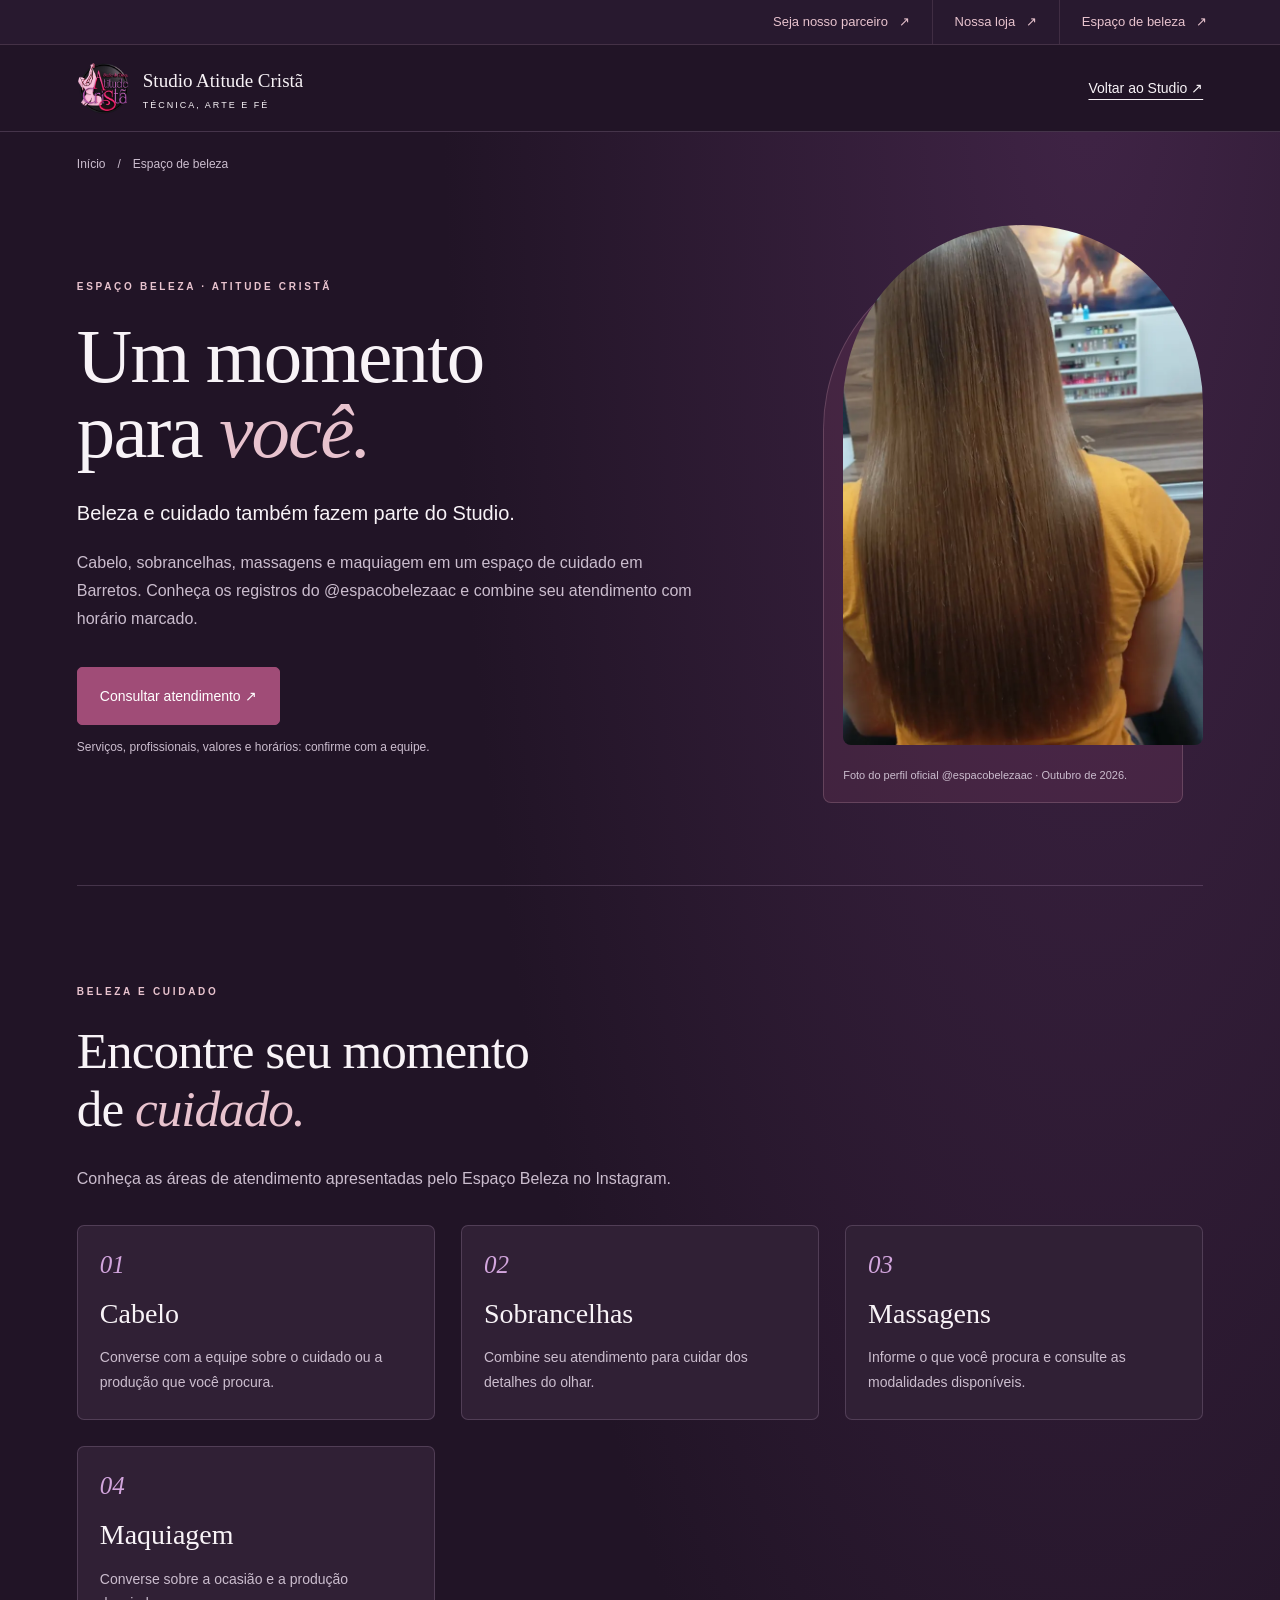
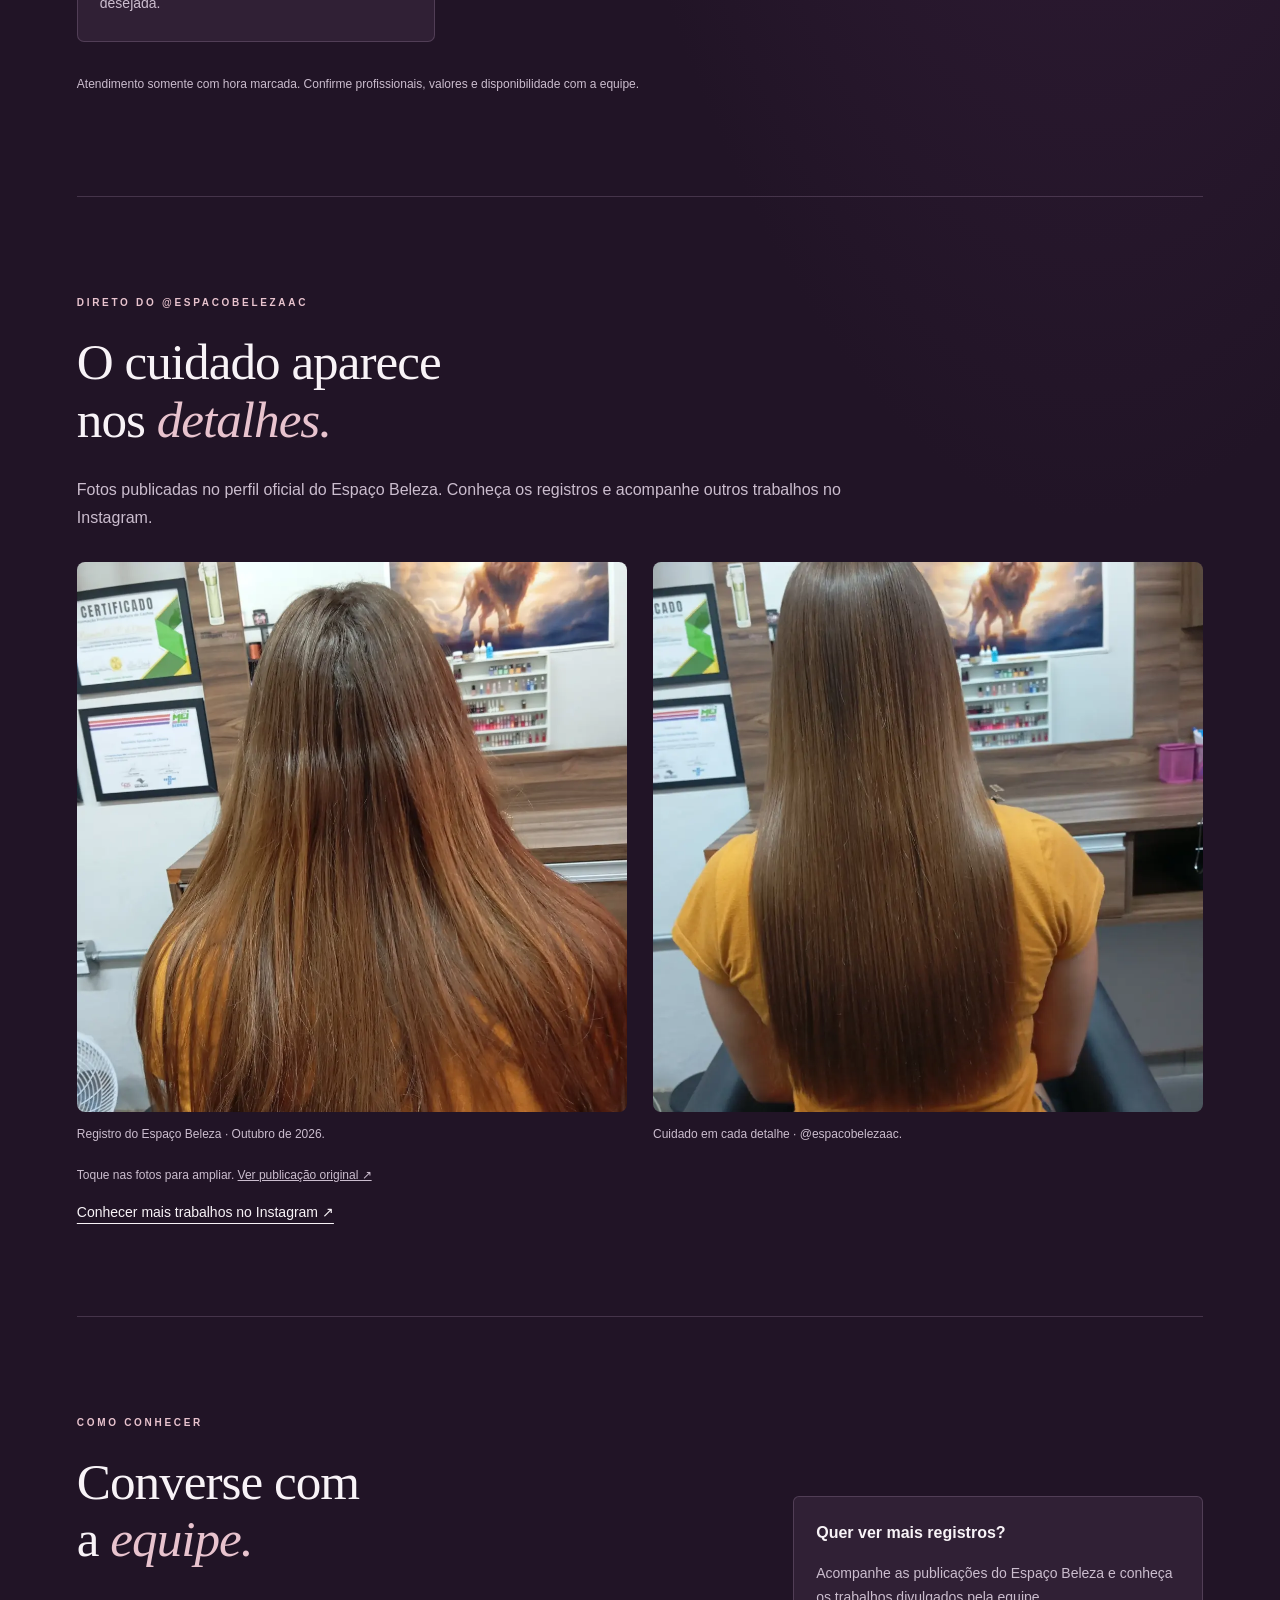
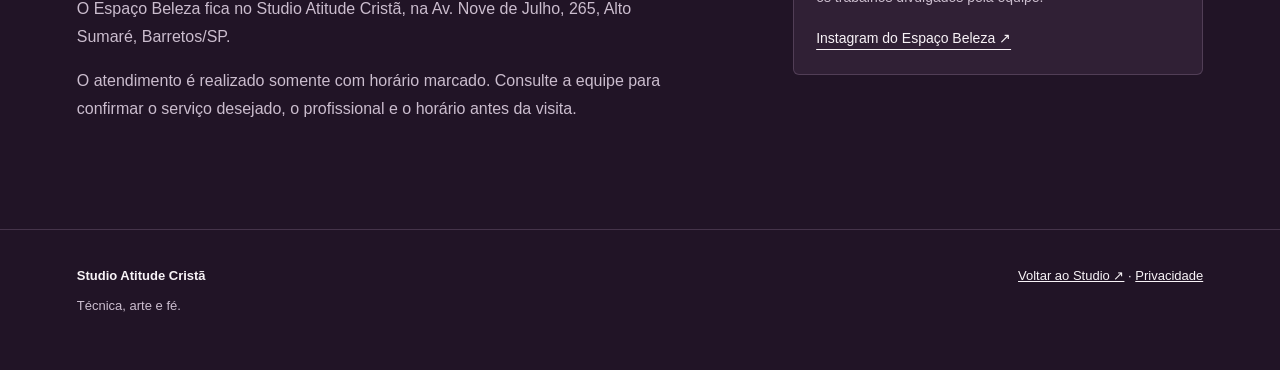
<file: espaco-de-beleza/index.html>
<!doctype html><html lang="pt-BR"><head><meta charset="utf-8"><meta name="viewport" content="width=device-width,initial-scale=1"><title>Espaço de beleza | Studio Atitude Cristã</title><meta name="description" content="Conheça o Espaço Beleza Atitude Cristã em Barretos: cabelo, sobrancelhas, massagens e maquiagem, com horário marcado."><meta name="theme-color" content="#211426"><link rel="stylesheet" href="/assets/partners.css?v=2027-5"><link rel="stylesheet" href="/assets/studio-destinations.css"><link rel="stylesheet" href="/assets/studio-pages.css?v=beauty-official-2"><script src="/assets/page-transition.js?v=slow-2" defer></script></head><body><a class="skip" href="#conteudo">Ir para o conteúdo</a><nav class="studio-destinations" aria-label="Explore o Studio"><div><a href="/parceiros/" data-transition>Seja nosso parceiro <span aria-hidden="true">↗</span></a><a href="/loja/" data-transition>Nossa loja <span aria-hidden="true">↗</span></a><a href="/espaco-de-beleza/" data-transition>Espaço de beleza <span aria-hidden="true">↗</span></a></div></nav><header><a class="brand" href="/" data-transition><img src="/assets/logo-atitude-crista-transparente.png" alt="Studio Atitude Cristã" width="54" height="54"><span>Studio Atitude Cristã<small>TÉCNICA, ARTE E FÉ</small></span></a><a class="back" href="/" data-transition>Voltar ao Studio ↗</a></header><main id="conteudo"><nav class="crumb" aria-label="Caminho da página"><a href="/" data-transition>Início</a><span aria-hidden="true">/</span><span aria-current="page">Espaço de beleza</span></nav><section class="hero beauty-hero"><div><span class="eyebrow">Espaço Beleza · Atitude Cristã</span><h1>Um momento<br>para <em>você.</em></h1><p class="lead">Beleza e cuidado também fazem parte do Studio.</p><p>Cabelo, sobrancelhas, massagens e maquiagem em um espaço de cuidado em Barretos. Conheça os registros do @espacobelezaac e combine seu atendimento com horário marcado.</p><a class="button" href="https://wa.me/5517992212928?text=Ol%C3%A1%21%20Vi%20o%20Espa%C3%A7o%20Beleza%20no%20site%20do%20Studio%20Atitude%20Crist%C3%A3.%20Gostaria%20de%20saber%20quais%20servi%C3%A7os%20est%C3%A3o%20dispon%C3%ADveis%20e%20como%20agendar%20um%20hor%C3%A1rio." target="_blank" rel="noopener">Consultar atendimento ↗</a><p class="small">Serviços, profissionais, valores e horários: confirme com a equipe.</p></div><figure class="hero-photo"><img src="/assets/beleza-cabelo-2.webp" alt="Cabelo longo visto de costas no Espaço Beleza, em foto publicada no perfil oficial" width="1080" height="1080"><figcaption>Foto do perfil oficial @espacobelezaac · Outubro de 2026.</figcaption></figure></section><section class="section beauty-services"><span class="eyebrow">Beleza e cuidado</span><h2>Encontre seu momento<br>de <em>cuidado.</em></h2><p>Conheça as áreas de atendimento apresentadas pelo Espaço Beleza no Instagram.</p><div class="beauty-service-grid"><article><span>01</span><h3>Cabelo</h3><p>Converse com a equipe sobre o cuidado ou a produção que você procura.</p></article><article><span>02</span><h3>Sobrancelhas</h3><p>Combine seu atendimento para cuidar dos detalhes do olhar.</p></article><article><span>03</span><h3>Massagens</h3><p>Informe o que você procura e consulte as modalidades disponíveis.</p></article><article><span>04</span><h3>Maquiagem</h3><p>Converse sobre a ocasião e a produção desejada.</p></article></div><p class="small">Atendimento somente com hora marcada. Confirme profissionais, valores e disponibilidade com a equipe.</p></section><section class="section beauty-records"><span class="eyebrow">Direto do @espacobelezaac</span><h2>O cuidado aparece<br>nos <em>detalhes.</em></h2><p>Fotos publicadas no perfil oficial do Espaço Beleza. Conheça os registros e acompanhe outros trabalhos no Instagram.</p><div class="beauty-photo-grid"><figure><a href="/assets/beleza-cabelo-1.webp" target="_blank" rel="noopener" aria-label="Ampliar primeira foto de cabelo do Espaço Beleza"><img src="/assets/beleza-cabelo-1.webp" alt="Cabelo longo visto de costas em registro no ambiente do Espaço Beleza" width="1080" height="1080" loading="lazy" decoding="async"></a><figcaption>Registro do Espaço Beleza · Outubro de 2026.</figcaption></figure><figure><a href="/assets/beleza-cabelo-2.webp" target="_blank" rel="noopener" aria-label="Ampliar segunda foto de cabelo do Espaço Beleza"><img src="/assets/beleza-cabelo-2.webp" alt="Outro registro de cabelo longo e alinhado, fotografado de costas no Espaço Beleza" width="1080" height="1080" loading="lazy" decoding="async"></a><figcaption>Cuidado em cada detalhe · @espacobelezaac.</figcaption></figure></div><p class="small">Toque nas fotos para ampliar. <a href="https://www.instagram.com/espacobelezaac/p/Dd9atDNEZOK/" target="_blank" rel="noopener">Ver publicação original ↗</a></p><a class="text-link" href="https://www.instagram.com/espacobelezaac/" target="_blank" rel="noopener">Conhecer mais trabalhos no Instagram ↗</a></section><section class="section beauty-contact"><div><span class="eyebrow">Como conhecer</span><h2>Converse com<br>a <em>equipe.</em></h2><p>O Espaço Beleza fica no Studio Atitude Cristã, na Av. Nove de Julho, 265, Alto Sumaré, Barretos/SP.</p><p>O atendimento é realizado somente com horário marcado. Consulte a equipe para confirmar o serviço desejado, o profissional e o horário antes da visita.</p></div><div class="ticket-note"><strong>Quer ver mais registros?</strong><p>Acompanhe as publicações do Espaço Beleza e conheça os trabalhos divulgados pela equipe.</p><a class="text-link" href="https://www.instagram.com/espacobelezaac/" target="_blank" rel="noopener">Instagram do Espaço Beleza ↗</a></div></section></main><footer><div><strong>Studio Atitude Cristã</strong><p>Técnica, arte e fé.</p></div><div><a href="/" data-transition>Voltar ao Studio ↗</a> · <a href="/privacidade.html">Privacidade</a></div></footer></body></html>
</file>
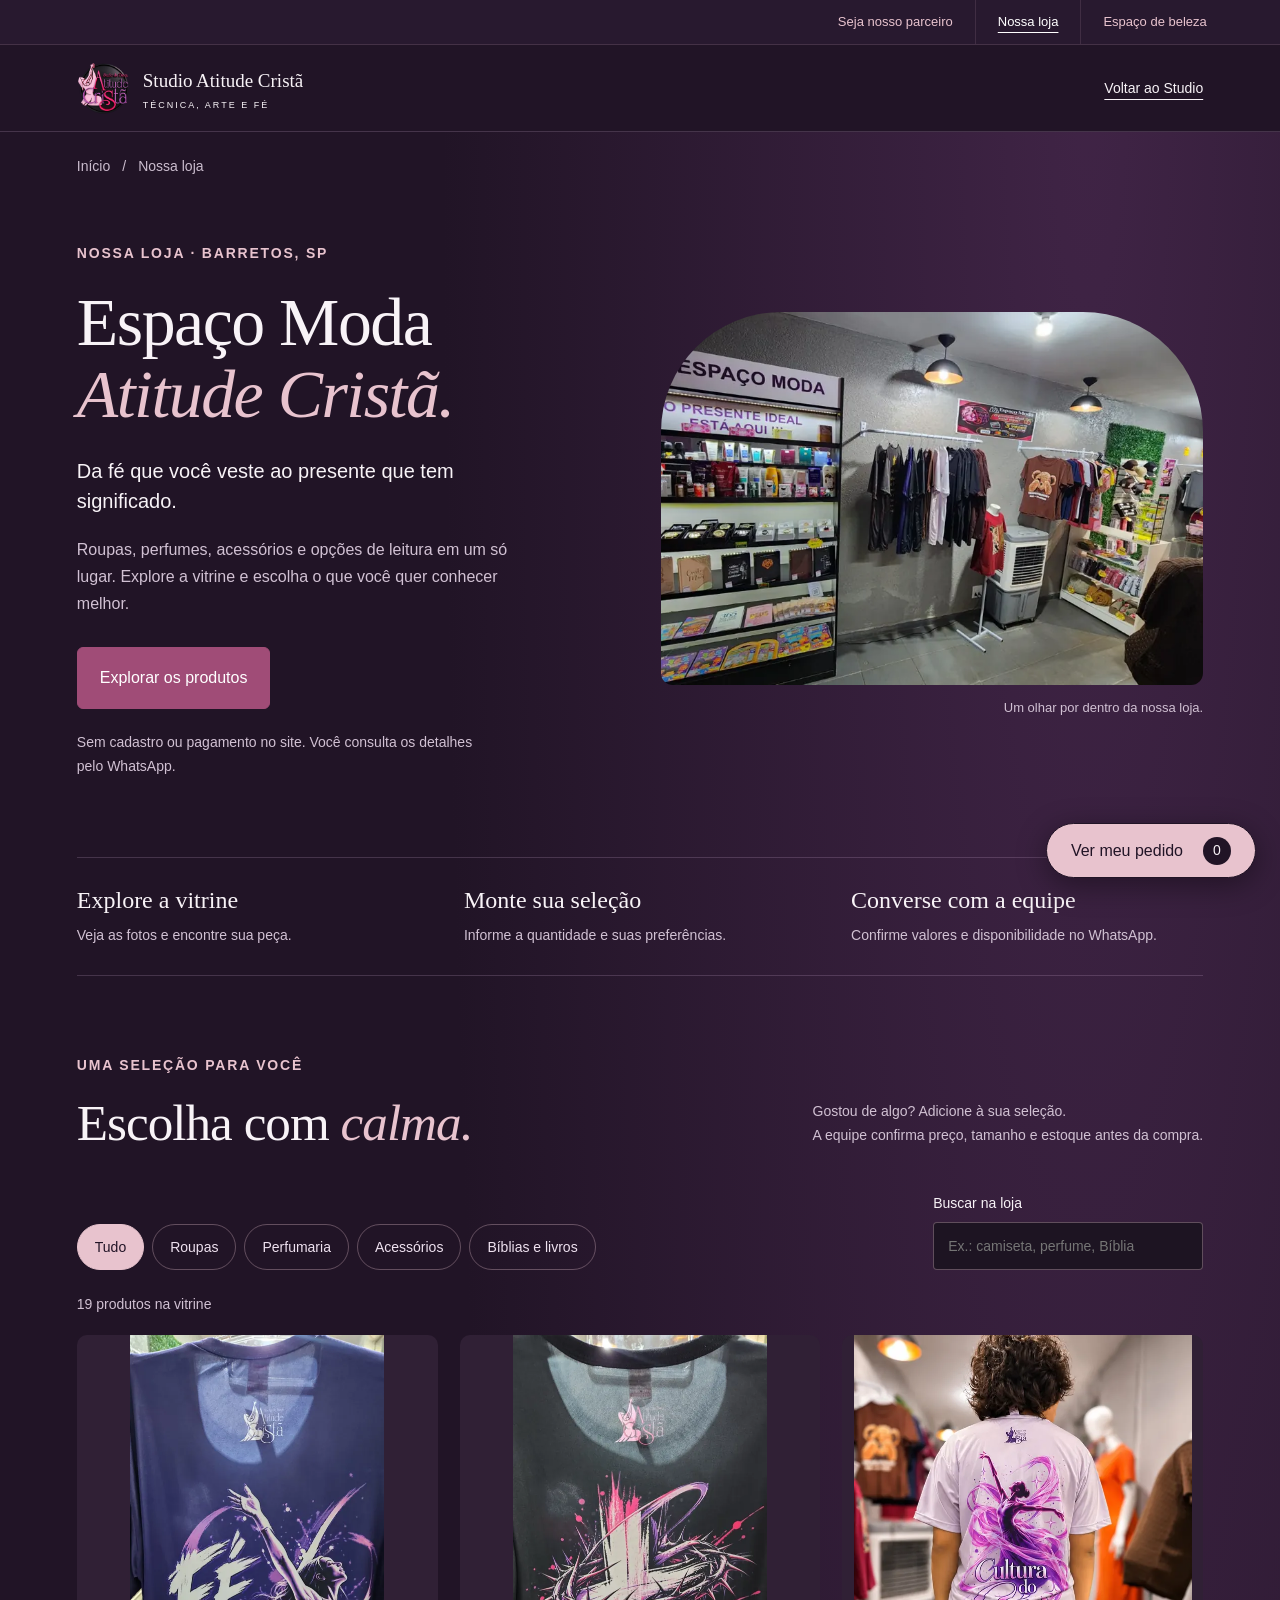
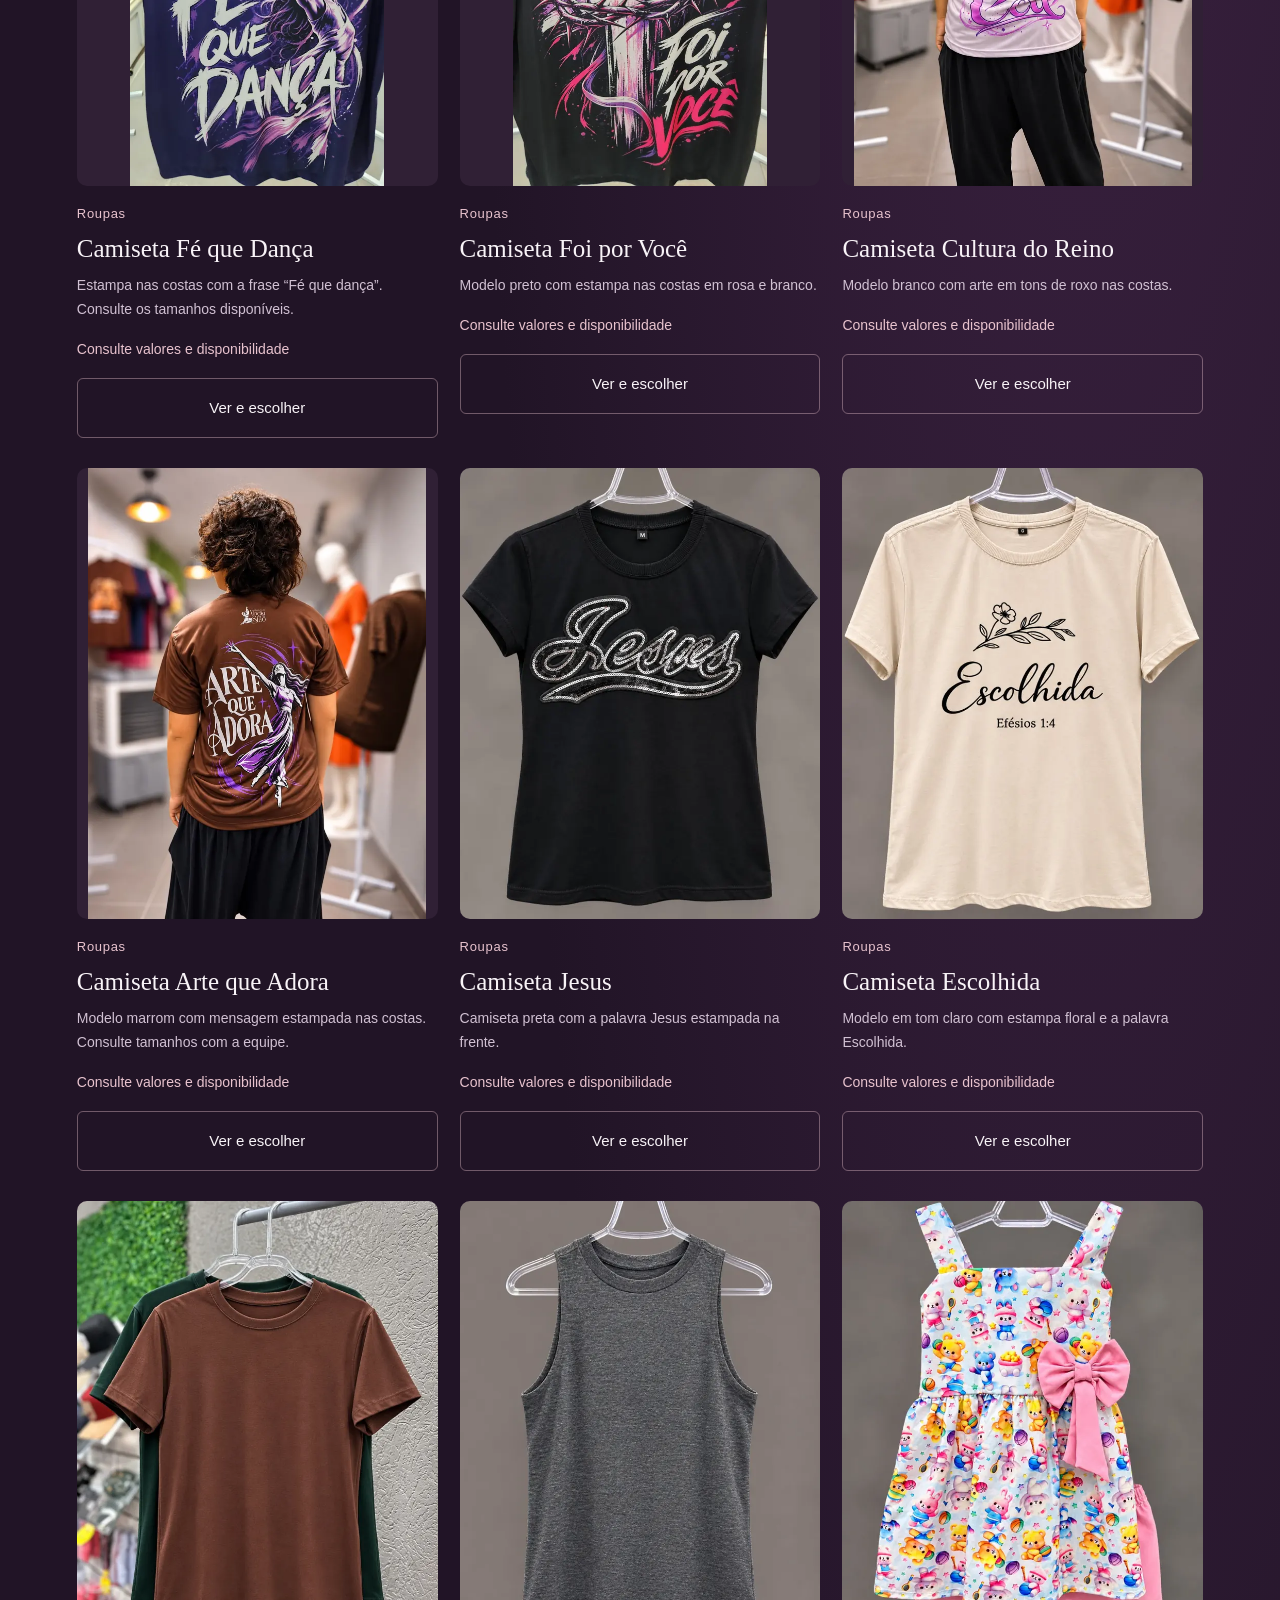
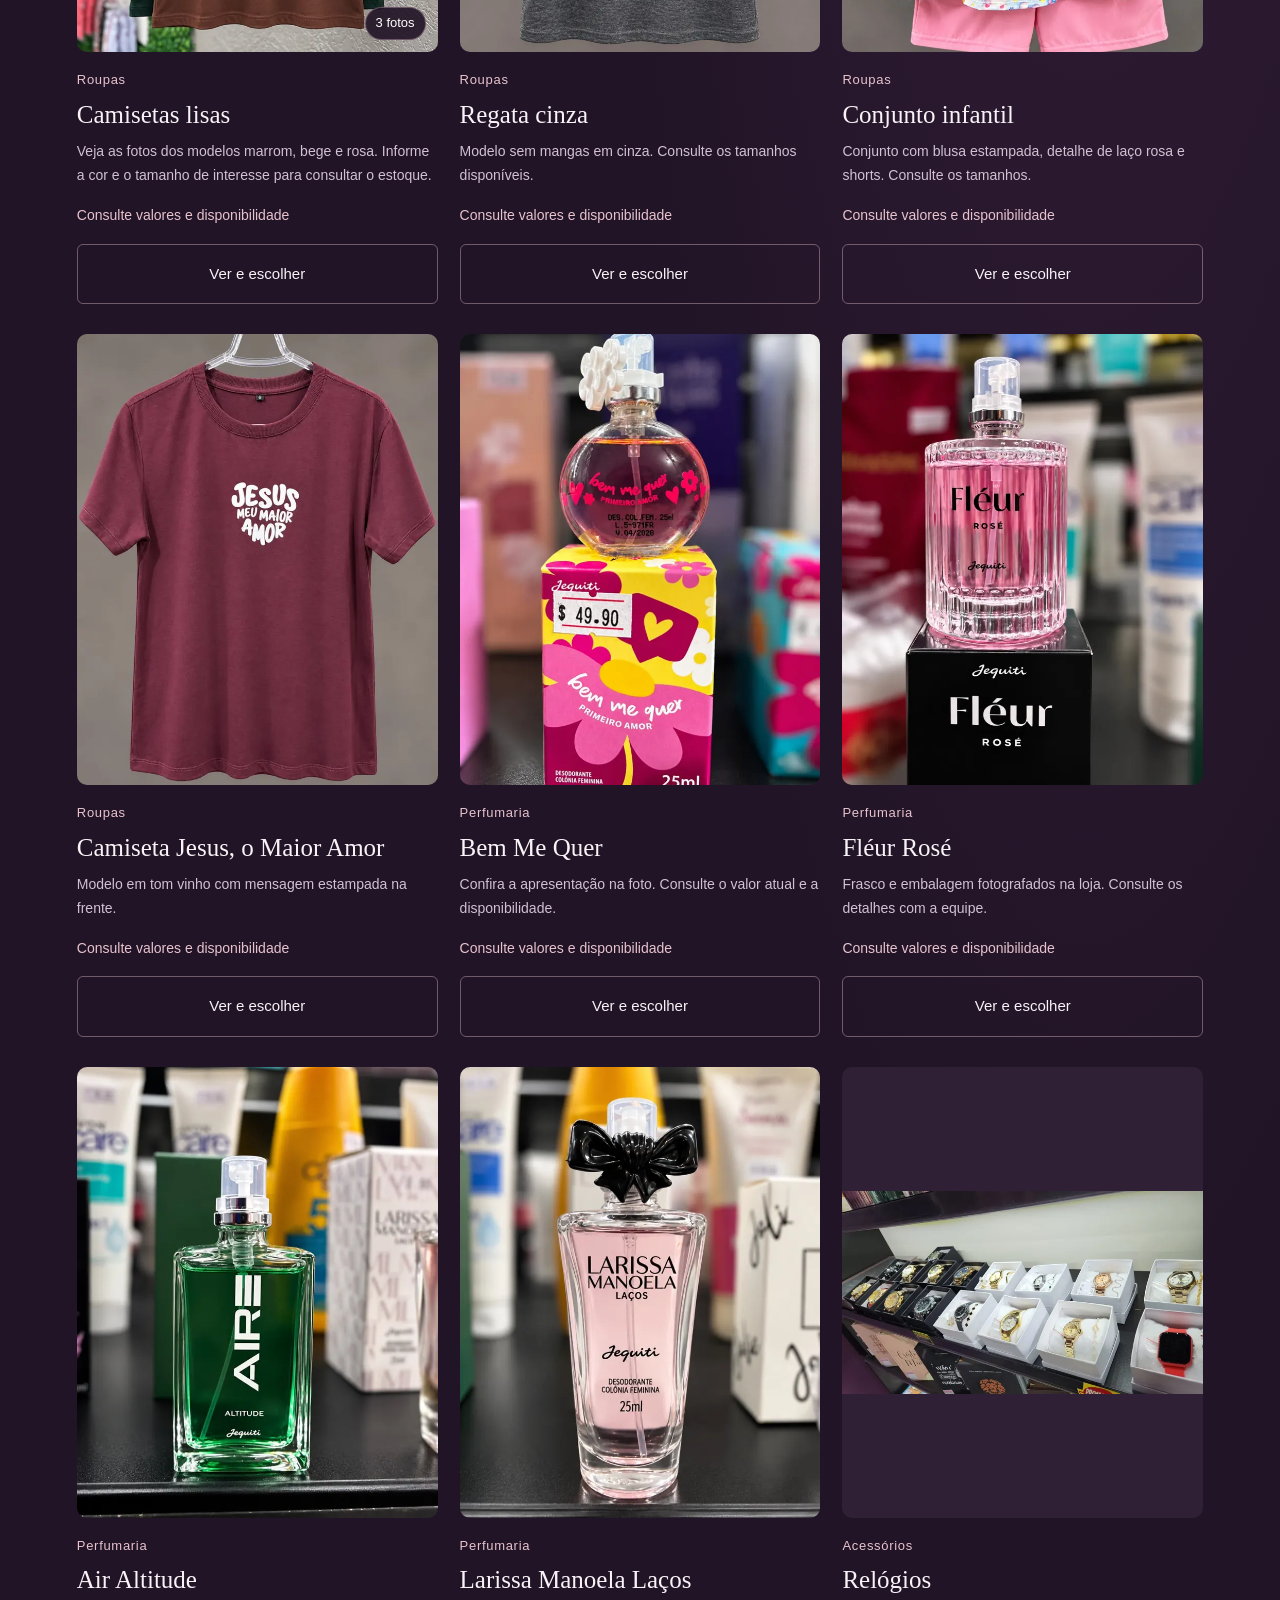
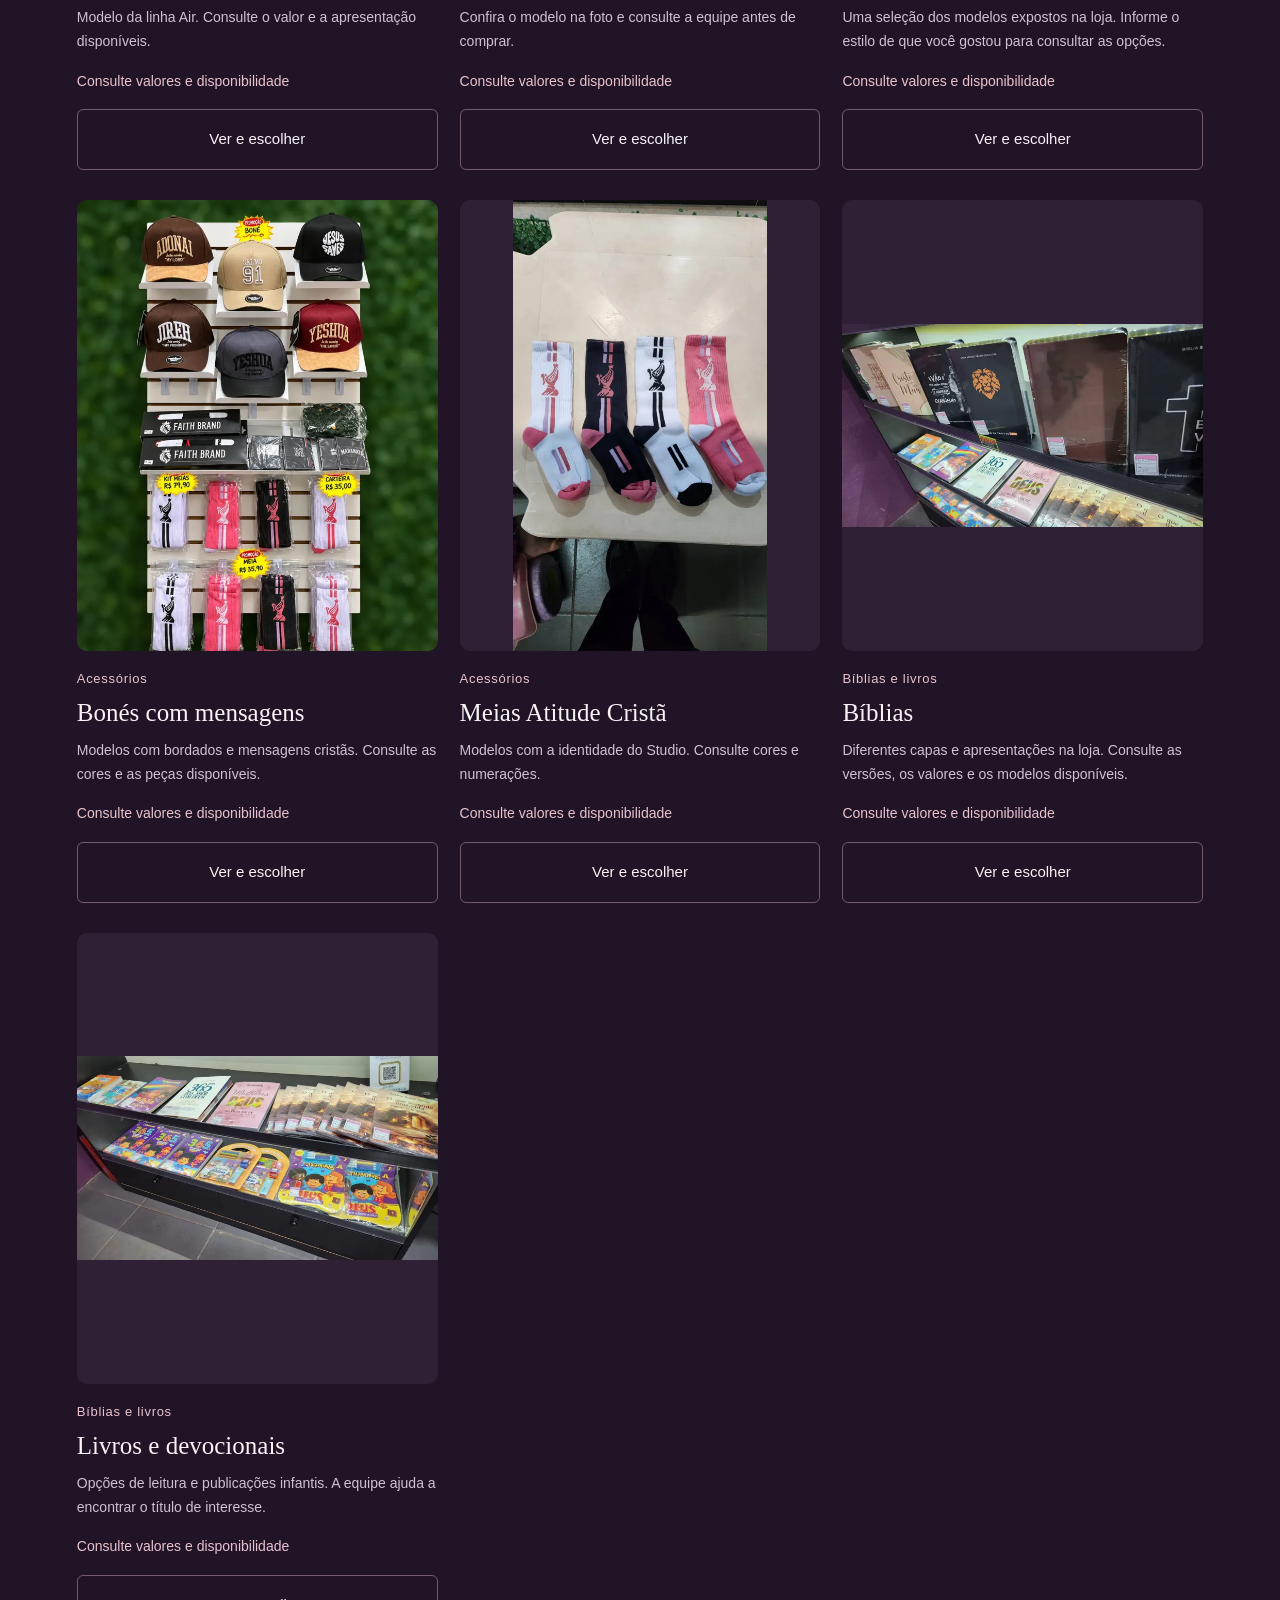
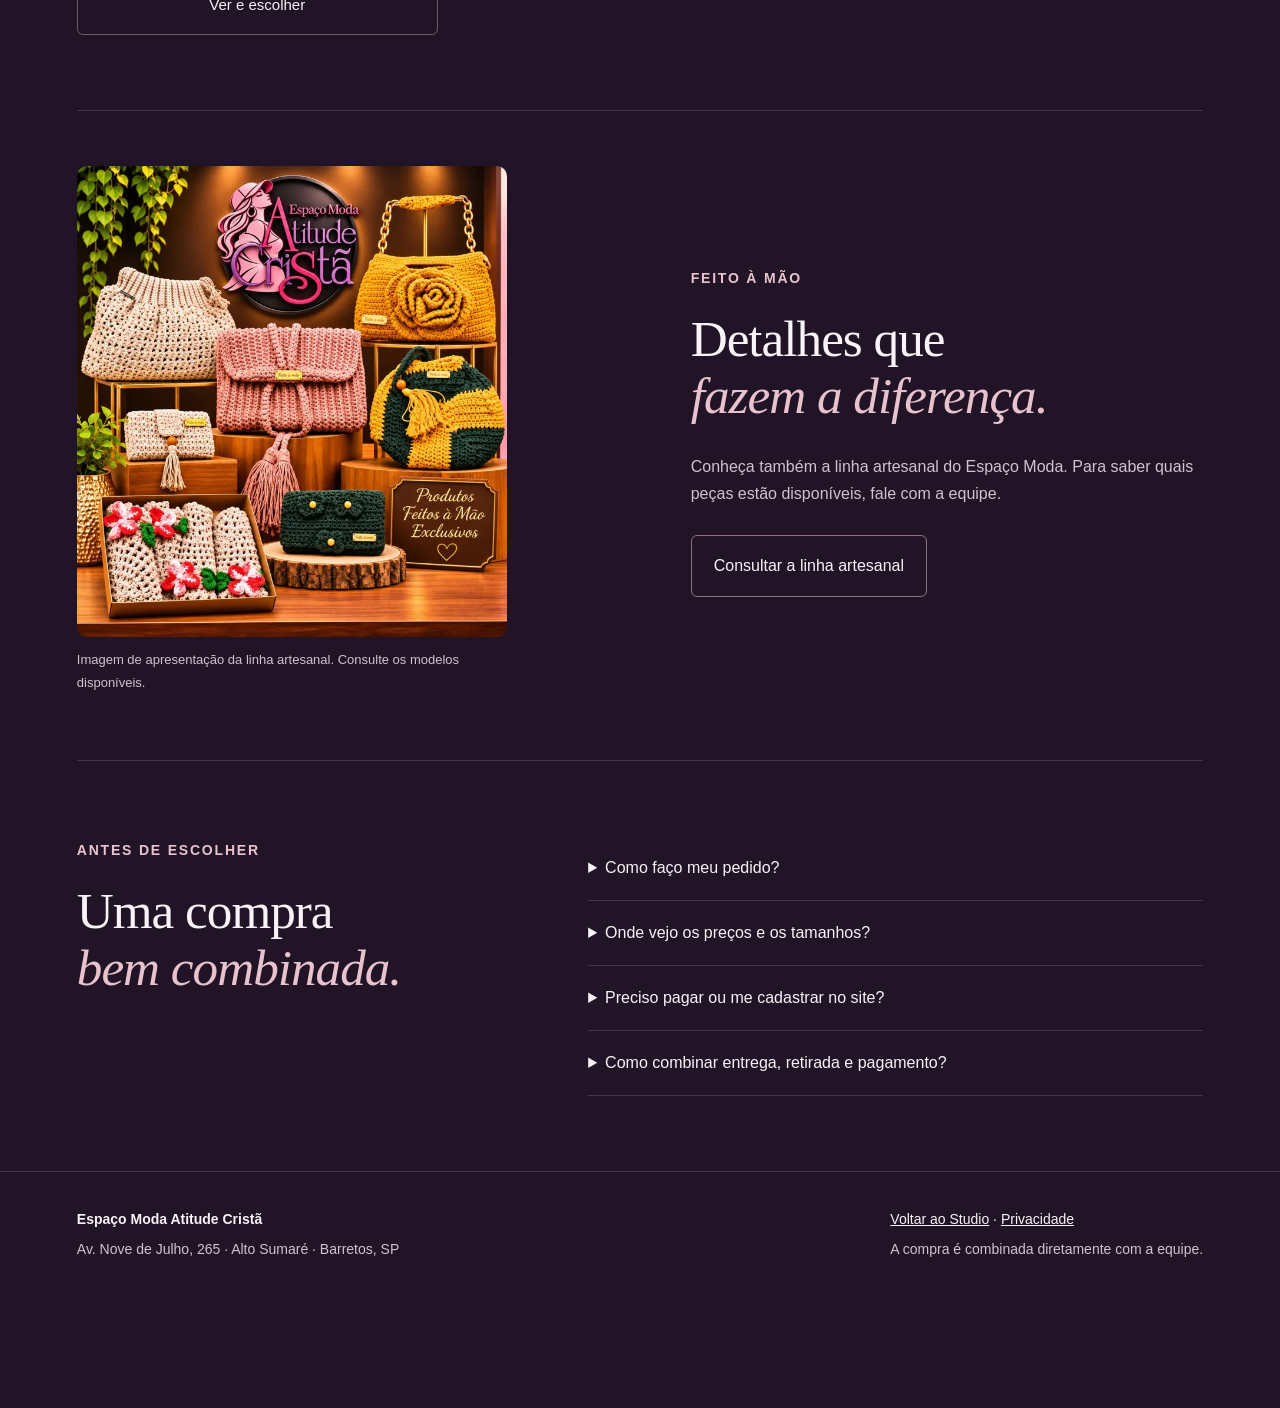
<file: loja/index.html>
<!doctype html>
<html lang="pt-BR">
<head>
<meta charset="utf-8"><meta name="viewport" content="width=device-width,initial-scale=1">
<title>Espaço Moda Atitude Cristã | Loja do Studio em Barretos</title>
<meta name="description" content="Conheça roupas, perfumes, acessórios, Bíblias e livros do Espaço Moda Atitude Cristã, em Barretos. Escolha os produtos e consulte a equipe pelo WhatsApp.">
<meta name="theme-color" content="#211426">
<link rel="stylesheet" href="/assets/partners.css?v=2027-5"><link rel="stylesheet" href="/assets/studio-destinations.css"><link rel="stylesheet" href="/assets/shop.css?v=1">
<script src="/assets/page-transition.js?v=shop-1" defer></script><script src="/assets/shop.js?v=1" defer></script>
</head>
<body class="shop-page">
<a class="skip" href="#conteudo">Ir para o conteúdo</a>
<nav class="studio-destinations" aria-label="Explore o Studio"><div><a href="/parceiros/" data-transition>Seja nosso parceiro</a><a href="/loja/" aria-current="page">Nossa loja</a><a href="/espaco-de-beleza/" data-transition>Espaço de beleza</a></div></nav>
<header><a class="brand" href="/" data-transition><img src="/assets/logo-atitude-crista-transparente.png" alt="" width="54" height="54"><span>Studio Atitude Cristã<small>TÉCNICA, ARTE E FÉ</small></span></a><a class="back" href="/" data-transition>Voltar ao Studio</a></header>
<main id="conteudo">
<nav class="crumb" aria-label="Caminho da página"><a href="/" data-transition>Início</a><span aria-hidden="true">/</span><span aria-current="page">Nossa loja</span></nav>
<section class="shop-hero" aria-labelledby="shop-title"><div class="shop-hero-copy"><span class="shop-kicker">Nossa loja · Barretos, SP</span><h1 id="shop-title">Espaço Moda<br><em>Atitude Cristã.</em></h1><p class="shop-lead">Da fé que você veste ao presente que tem significado.</p><p>Roupas, perfumes, acessórios e opções de leitura em um só lugar. Explore a vitrine e escolha o que você quer conhecer melhor.</p><a class="button" href="#catalogo">Explorar os produtos</a><p class="shop-caption">Sem cadastro ou pagamento no site. Você consulta os detalhes pelo WhatsApp.</p></div><figure class="shop-cover"><img src="/assets/loja/espaco.webp" alt="Interior do Espaço Moda, com roupas, bonés e expositores de produtos." width="960" height="540" fetchpriority="high"><figcaption>Um olhar por dentro da nossa loja.</figcaption></figure></section>
<div class="shop-process" aria-label="Como consultar os produtos"><p><strong>Explore a vitrine</strong><span>Veja as fotos e encontre sua peça.</span></p><p><strong>Monte sua seleção</strong><span>Informe a quantidade e suas preferências.</span></p><p><strong>Converse com a equipe</strong><span>Confirme valores e disponibilidade no WhatsApp.</span></p></div>
<section class="shop-catalog" id="catalogo" aria-labelledby="catalog-title"><div class="catalog-heading"><div><span class="shop-kicker">Uma seleção para você</span><h2 id="catalog-title">Escolha com <em>calma.</em></h2></div><p>Gostou de algo? Adicione à sua seleção.<br>A equipe confirma preço, tamanho e estoque antes da compra.</p></div>
<div class="catalog-toolbar"><div class="shop-filters" role="group" aria-label="Filtrar produtos por categoria"><button type="button" data-category="all" aria-pressed="true">Tudo</button><button type="button" data-category="roupas" aria-pressed="false">Roupas</button><button type="button" data-category="perfumaria" aria-pressed="false">Perfumaria</button><button type="button" data-category="acessorios" aria-pressed="false">Acessórios</button><button type="button" data-category="leitura" aria-pressed="false">Bíblias e livros</button></div><div class="shop-search"><label for="shop-search">Buscar na loja</label><input id="shop-search" type="search" placeholder="Ex.: camiseta, perfume, Bíblia" maxlength="100" autocomplete="off"></div></div>
<p class="catalog-count" id="catalog-count" role="status"></p><div class="shop-grid" id="shop-products"></div><p class="shop-empty" id="shop-empty" hidden>Nenhum produto encontrado. Tente outro nome ou selecione “Tudo”.</p>
<noscript><p>Para montar sua seleção, ative o JavaScript do navegador. Você também pode <a href="https://wa.me/5517992212928?text=Ol%C3%A1%21%20Gostaria%20de%20conhecer%20os%20produtos%20do%20Espa%C3%A7o%20Moda%20Atitude%20Crist%C3%A3." target="_blank" rel="noopener">consultar os produtos pelo WhatsApp</a>.</p></noscript></section>
<section class="shop-handmade" aria-labelledby="handmade-title"><figure><img src="/assets/loja/artesanal.webp" alt="Arte de apresentação do Espaço Moda com bolsas de crochê em diferentes cores e formatos." width="730" height="800" loading="lazy" decoding="async"><figcaption>Imagem de apresentação da linha artesanal. Consulte os modelos disponíveis.</figcaption></figure><div><span class="shop-kicker">Feito à mão</span><h2 id="handmade-title">Detalhes que<br><em>fazem a diferença.</em></h2><p>Conheça também a linha artesanal do Espaço Moda. Para saber quais peças estão disponíveis, fale com a equipe.</p><a class="button shop-button-outline" href="https://wa.me/5517992212928?text=Ol%C3%A1%21%20Vi%20a%20linha%20artesanal%20no%20site%20do%20Espa%C3%A7o%20Moda%20Atitude%20Crist%C3%A3.%20Quais%20modelos%20est%C3%A3o%20dispon%C3%ADveis%20e%20quais%20os%20valores%3F" target="_blank" rel="noopener">Consultar a linha artesanal</a></div></section>
<section class="shop-questions" aria-labelledby="questions-title"><div><span class="shop-kicker">Antes de escolher</span><h2 id="questions-title">Uma compra<br><em>bem combinada.</em></h2></div><div><details><summary>Como faço meu pedido?</summary><p>Abra o produto, informe a quantidade e adicione à sua seleção. Depois, toque em “Ver meu pedido” e abra a consulta no WhatsApp. Você pode revisar a mensagem antes de enviá-la.</p></details><details><summary>Onde vejo os preços e os tamanhos?</summary><p>Os valores, tamanhos, cores e o estoque são confirmados pela equipe no WhatsApp. As fotos apresentam modelos da loja, mas não garantem disponibilidade no momento da consulta.</p></details><details><summary>Preciso pagar ou me cadastrar no site?</summary><p>Não. O site funciona como uma vitrine. O atendimento continua no WhatsApp, onde você combina as condições da compra com a equipe. Adicionar um produto não reserva a peça.</p></details><details><summary>Como combinar entrega, retirada e pagamento?</summary><p>Consulte a equipe no WhatsApp sobre as opções disponíveis, os prazos e as formas de pagamento antes de confirmar a compra.</p></details></div></section>
</main>
<footer><div><strong>Espaço Moda Atitude Cristã</strong><p>Av. Nove de Julho, 265 · Alto Sumaré · Barretos, SP</p></div><div><a href="/" data-transition>Voltar ao Studio</a> · <a href="/privacidade.html">Privacidade</a><p>A compra é combinada diretamente com a equipe.</p></div></footer>
<button class="shop-cart-launch" id="shop-cart-open" type="button" aria-haspopup="dialog"><span>Ver meu pedido</span><span id="shop-cart-count" aria-label="0 itens">0</span></button><p id="shop-announcement" class="sr-only" role="status" aria-live="polite"></p>
<dialog class="shop-dialog product-dialog" id="shop-product-dialog" aria-labelledby="product-title"><button class="dialog-close" type="button" data-close="shop-product-dialog" aria-label="Fechar detalhes do produto">Fechar</button><div class="product-detail"><div class="product-gallery"><img id="product-image" src="/assets/loja/camiseta-fe.webp" alt="" width="700" height="900"><div class="product-thumbnails" id="product-thumbnails" role="group" aria-label="Fotos do produto"></div></div><div class="product-information"><span class="shop-kicker" id="product-category"></span><h2 id="product-title"></h2><p id="product-description"></p><p class="product-consult">Valor e disponibilidade: consulte a equipe.</p><form id="product-form"><div class="product-fields"><div><label for="product-quantity">Quantidade</label><input type="number" id="product-quantity" value="1" min="1" max="10" step="1" required inputmode="numeric"></div><div><label for="product-preference">Preferências <span>(opcional)</span></label><input id="product-preference" maxlength="160" placeholder="Tamanho, cor ou modelo de interesse"></div></div><p class="product-note">Informe o que você procura. A equipe confirma as opções disponíveis.</p><button class="button" type="submit">Adicionar ao meu pedido</button></form><p class="product-code" id="product-code"></p></div></div></dialog>
<dialog class="shop-dialog cart-dialog" id="shop-cart-dialog" aria-labelledby="cart-title"><button class="dialog-close" type="button" data-close="shop-cart-dialog" aria-label="Fechar meu pedido">Fechar</button><span class="shop-kicker">Sua seleção</span><h2 id="cart-title">Meu <em>pedido.</em></h2><p>Confira os produtos e envie uma consulta. A equipe confirma os valores e a disponibilidade.</p><div id="shop-cart-items"></div><p class="cart-empty" id="shop-cart-empty">Seu pedido está vazio. Explore a vitrine e adicione os produtos de que você gostou.</p><div id="shop-cart-actions" hidden><a class="button shop-whatsapp" id="shop-whatsapp" target="_blank" rel="noopener">Consultar meu pedido no WhatsApp</a><p class="product-note">O WhatsApp abre com a mensagem pronta. Revise e envie por lá. Nenhuma compra, reserva ou cobrança é feita nesta página.</p></div><button class="shop-continue" type="button" data-close="shop-cart-dialog">Continuar escolhendo</button><p class="product-note">Sua seleção fica apenas na memória desta página. Se você recarregar ou fechar a página, precisará selecionar novamente.</p></dialog>
</body></html>
</file>
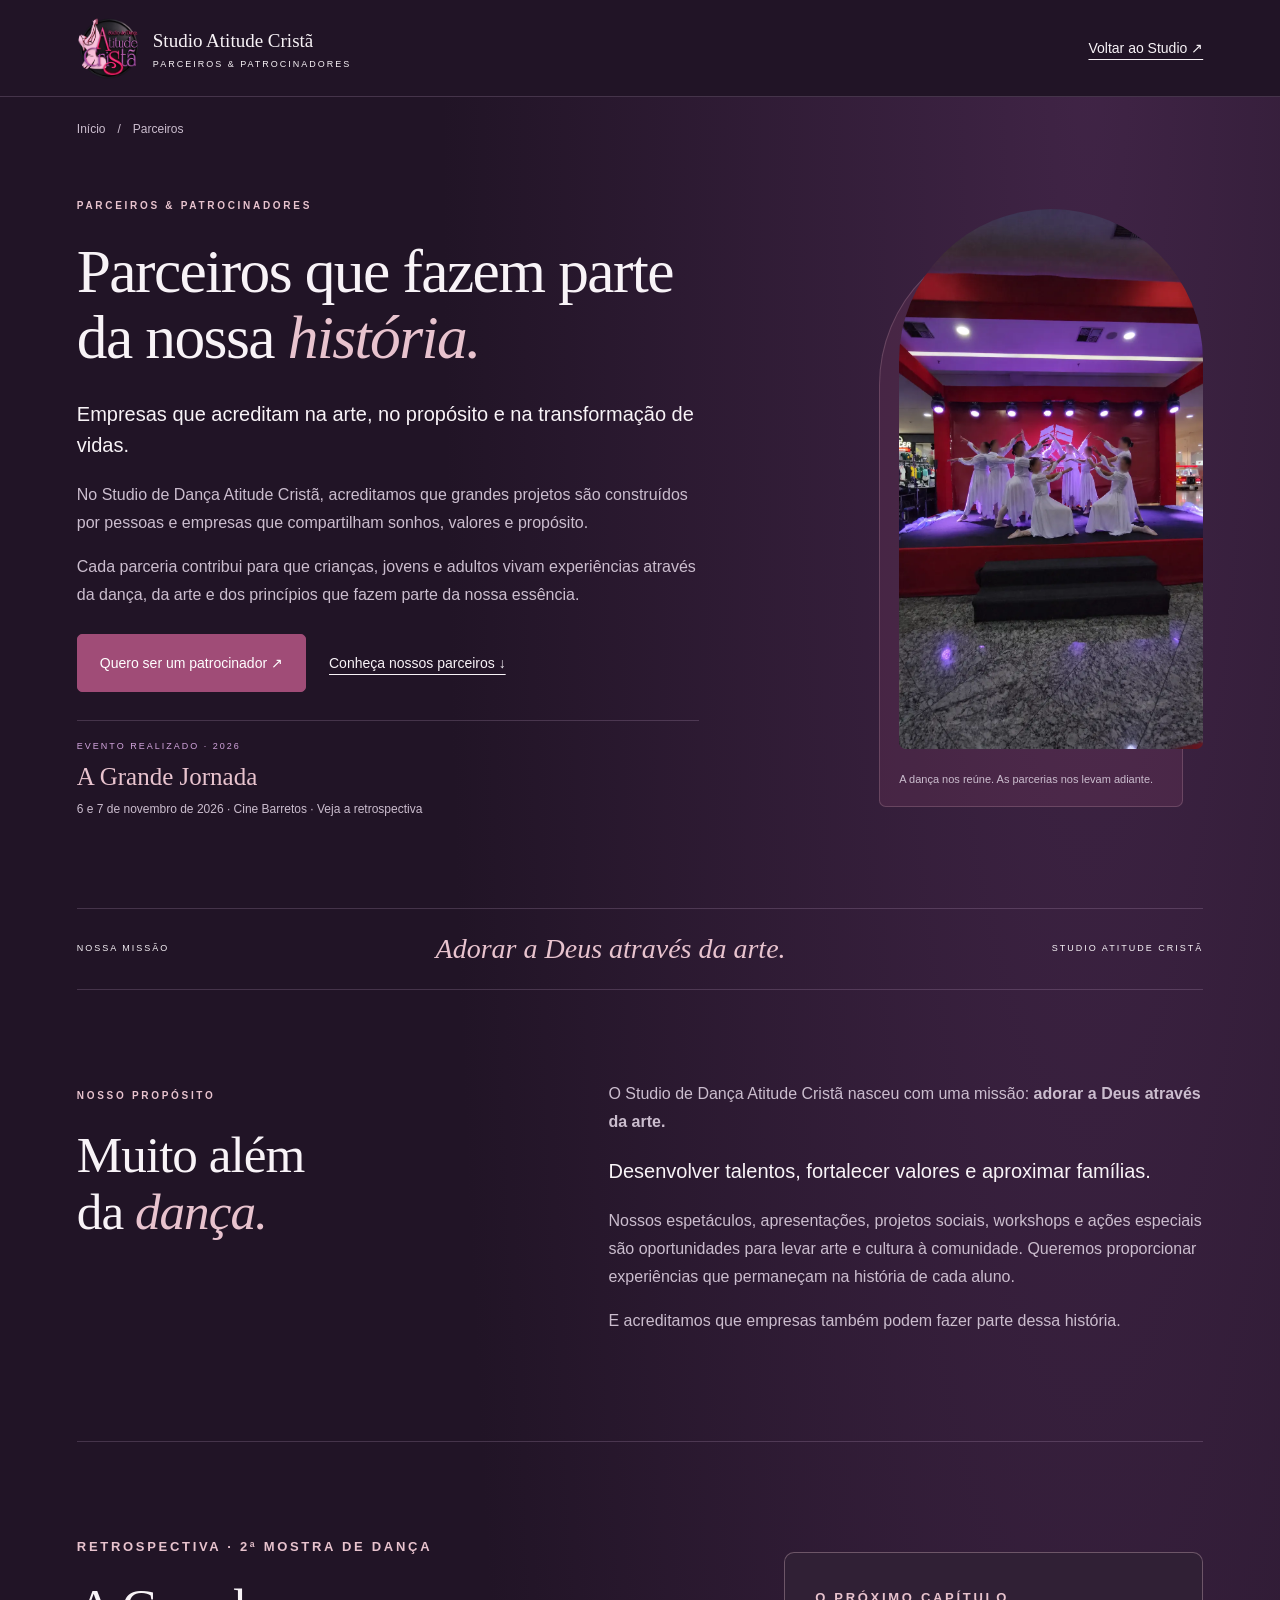
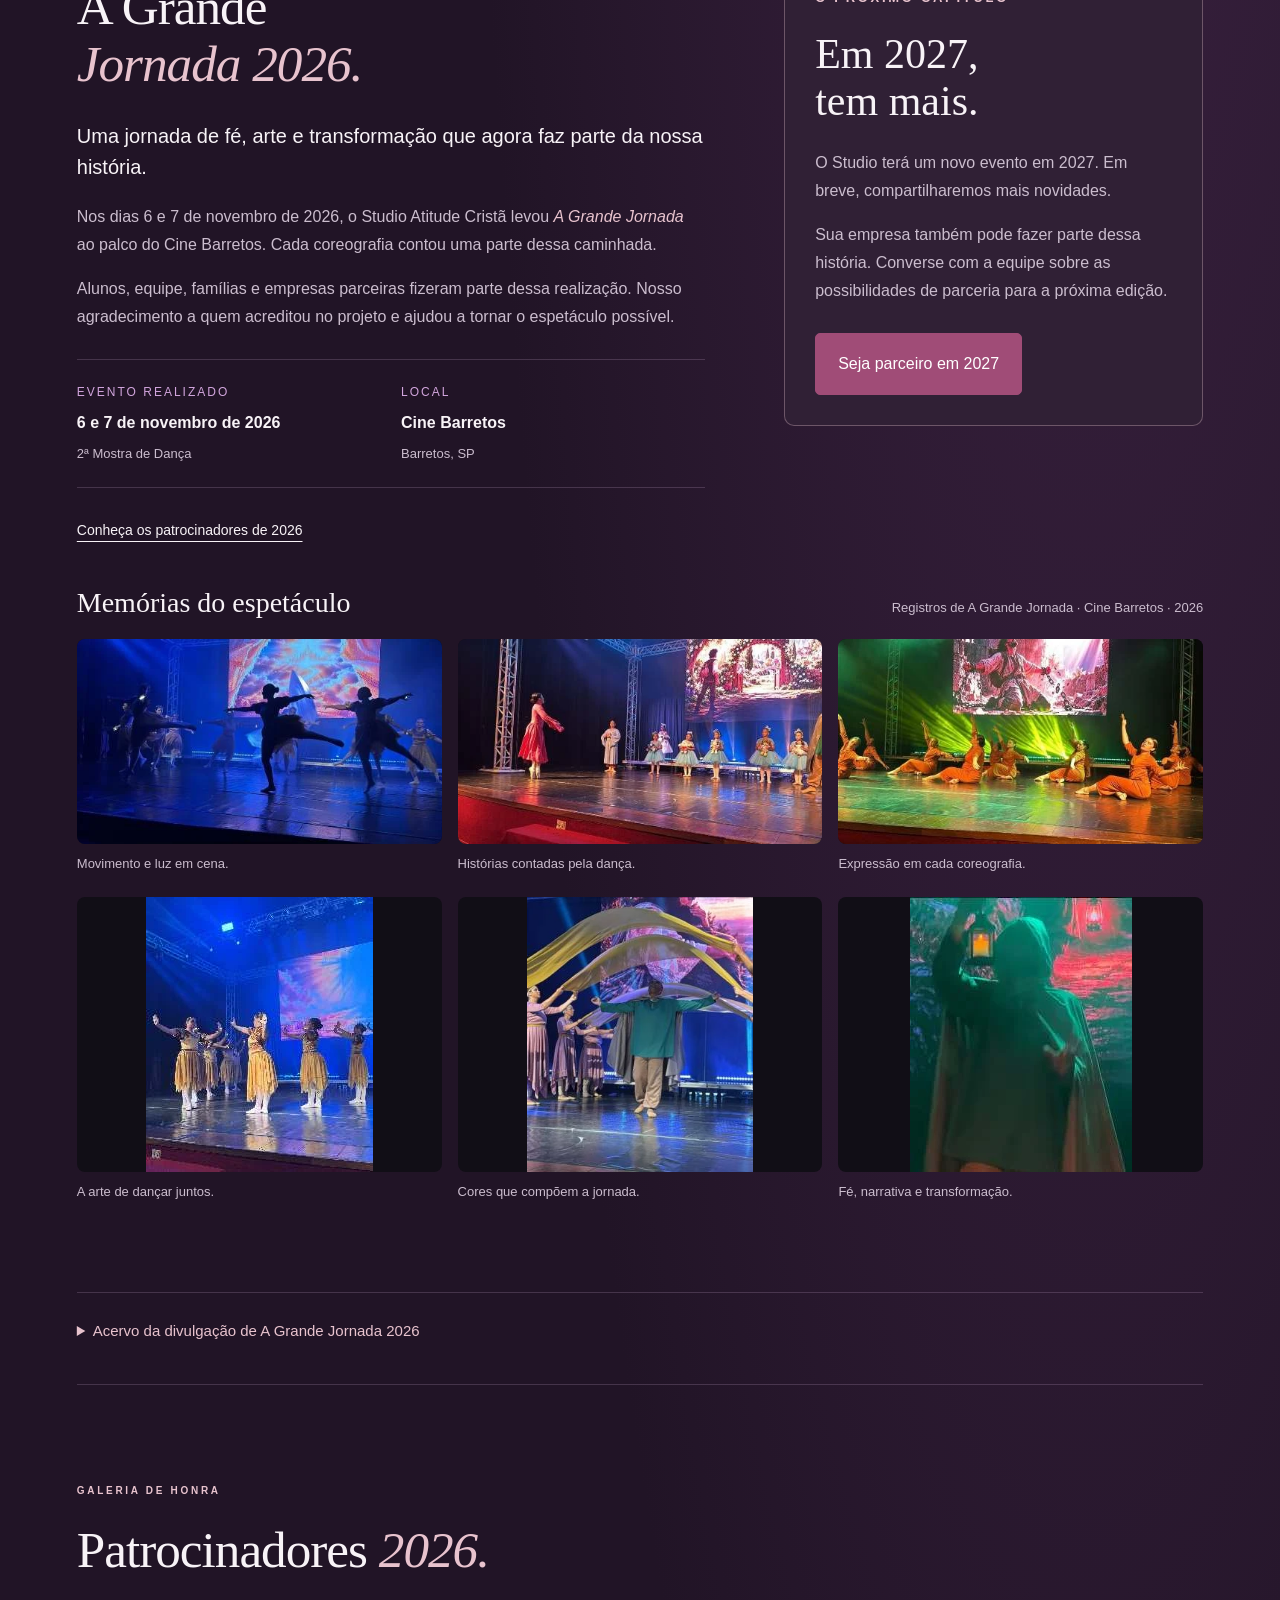
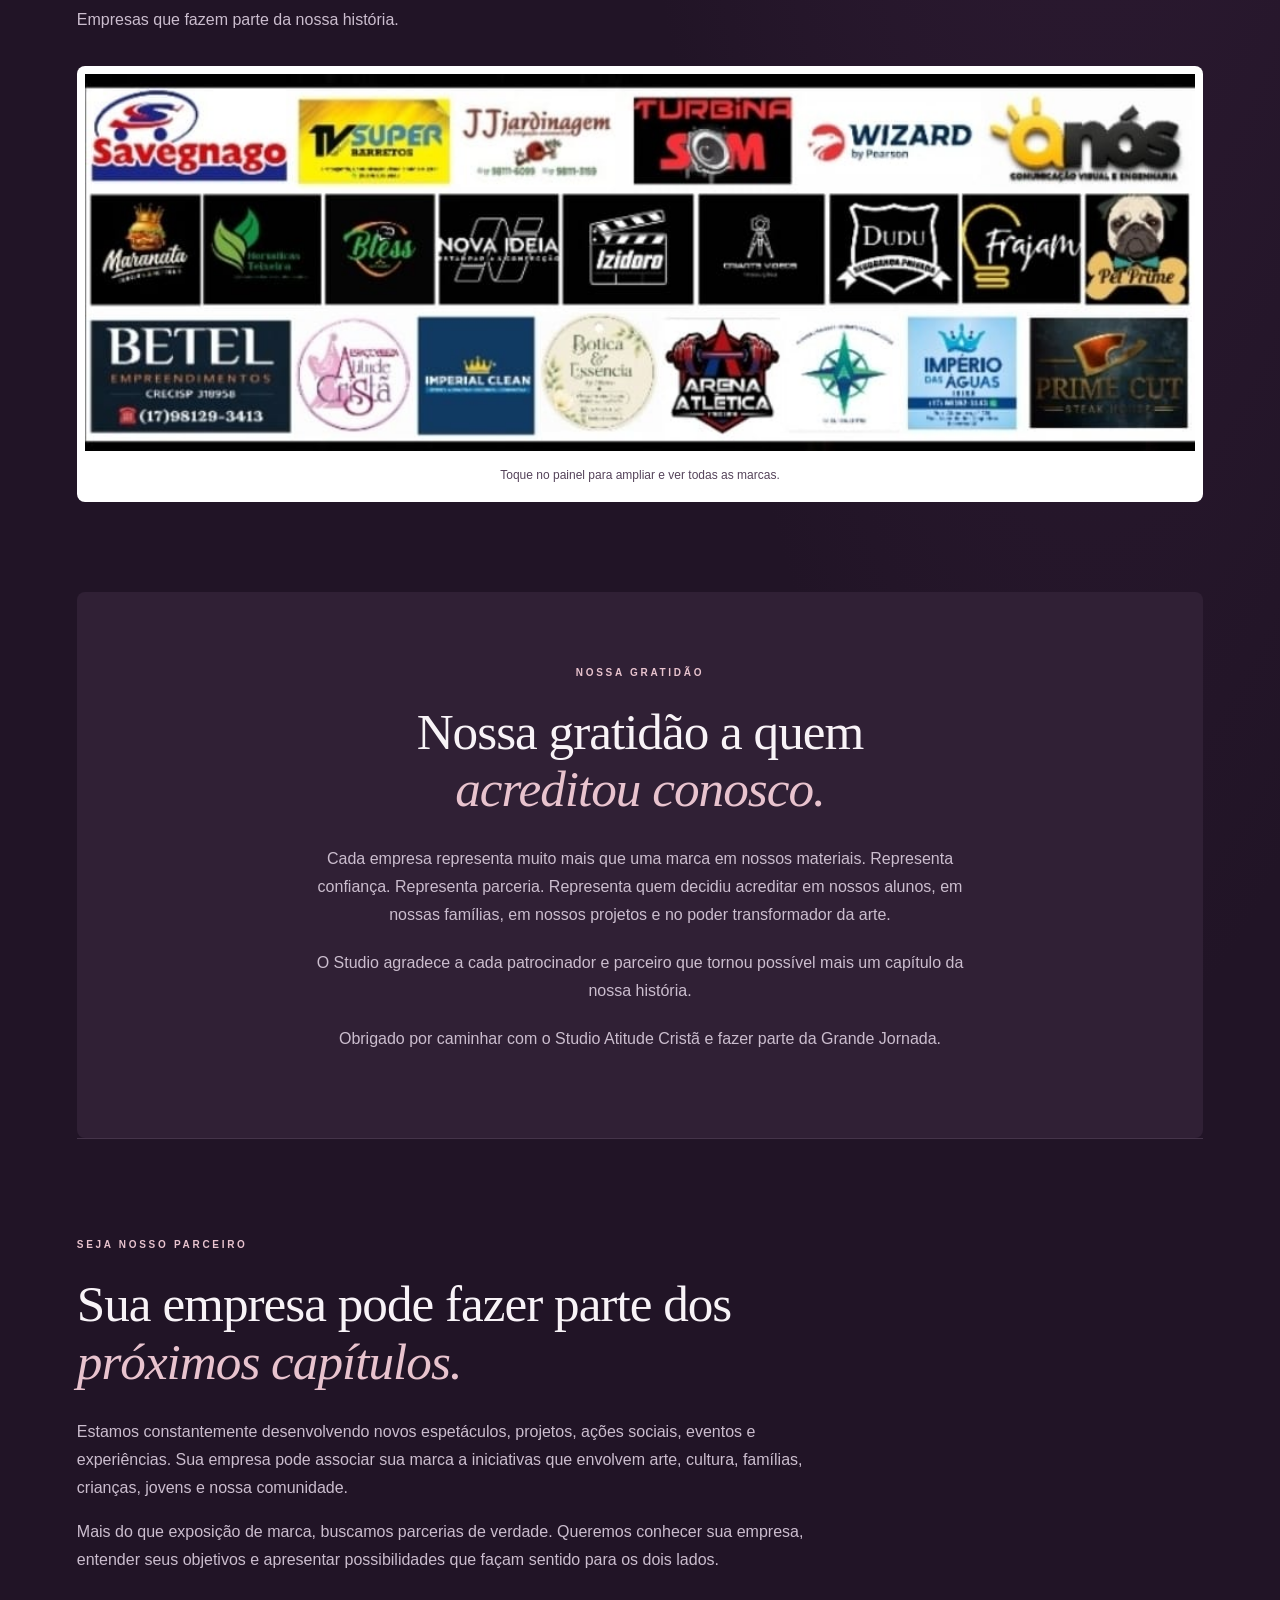
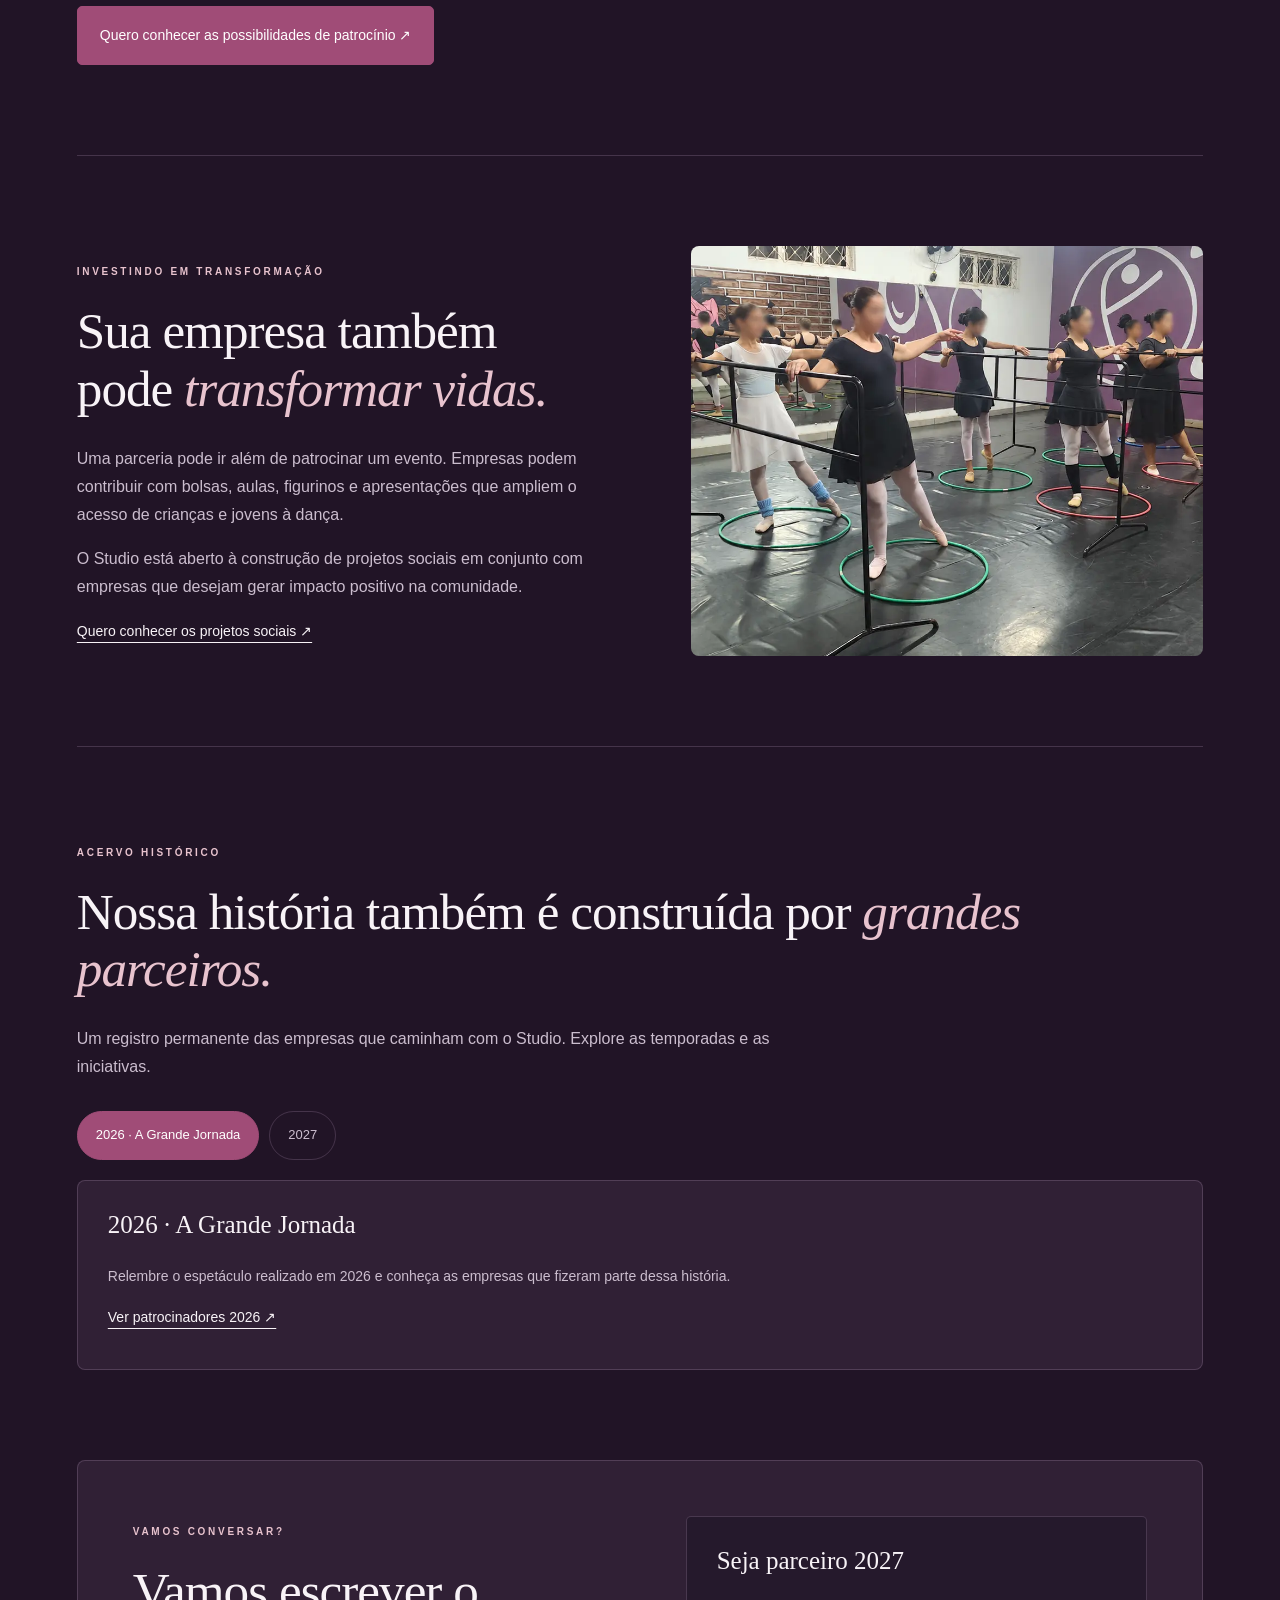
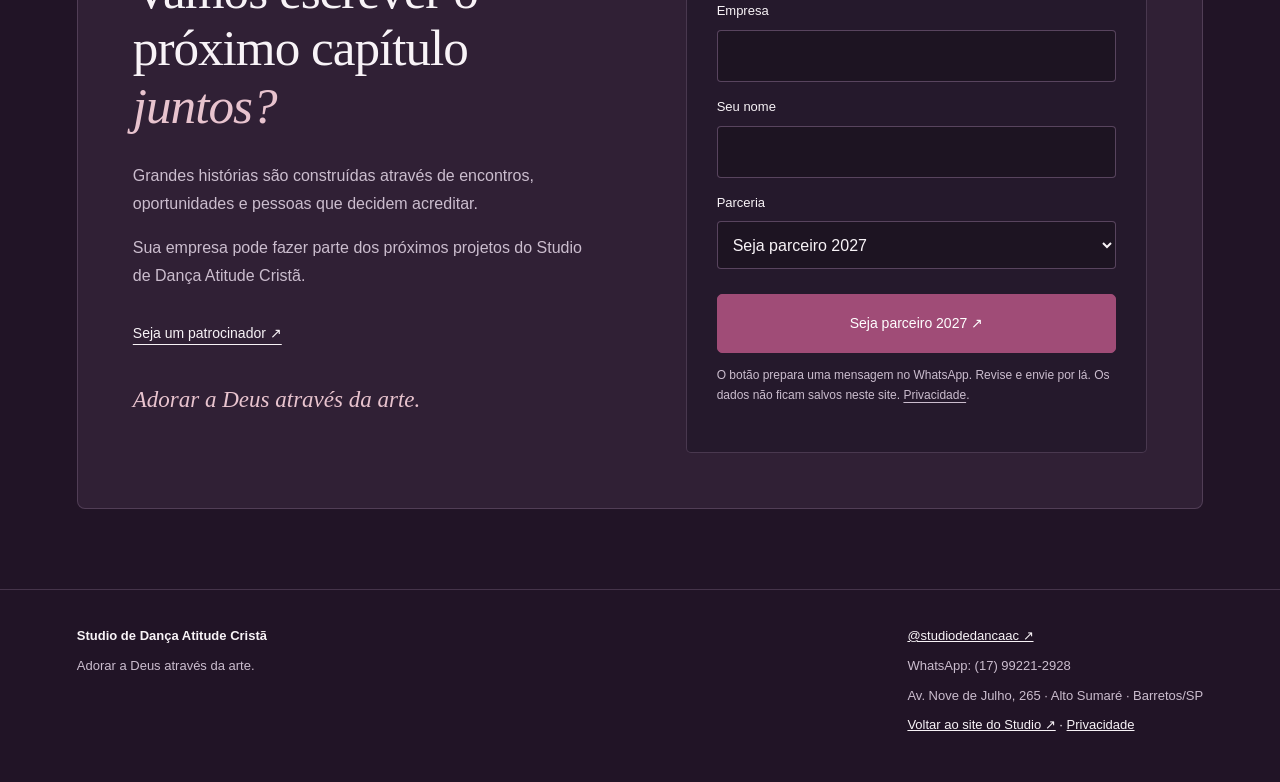
<file: parceiros/index.html>
<!doctype html>
<html lang="pt-BR"><head><meta charset="utf-8"><meta name="viewport" content="width=device-width,initial-scale=1"><title>Parceiros e Patrocinadores | Studio Atitude Cristã</title><meta name="description" content="Faça parte dos próximos capítulos do Studio Atitude Cristã. Conheça A Grande Jornada 2026 e as possibilidades de parceria, patrocínio e apoio à dança em Barretos."><meta name="theme-color" content="#211426"><link rel="stylesheet" href="/assets/partners.css?v=2027-5"><script src="/assets/page-transition.js" defer></script><script src="/assets/partners.js?v=retrospectiva-2026" defer></script><link rel="stylesheet" href="/assets/partners-memory.css?v=1"></head>
<body><a class="skip" href="#conteudo">Ir para o conteúdo</a><header><a class="brand" href="/" data-transition><img src="/assets/logo-atitude-crista-transparente.png" width="64" height="64" alt="Studio Atitude Cristã"><span>Studio Atitude Cristã<small>PARCEIROS & PATROCINADORES</small></span></a><a class="back" href="/" data-transition>Voltar ao Studio ↗</a></header>
<main id="conteudo"><nav class="crumb" aria-label="Caminho da página"><a href="/" data-transition>Início</a><span aria-hidden="true">/</span><span aria-current="page">Parceiros</span></nav>
<section class="hero institutional-hero"><div><span class="eyebrow">Parceiros &amp; Patrocinadores</span><h1>Parceiros que fazem parte da nossa <em>história.</em></h1><p class="lead">Empresas que acreditam na arte, no propósito e na transformação de vidas.</p><p>No Studio de Dança Atitude Cristã, acreditamos que grandes projetos são construídos por pessoas e empresas que compartilham sonhos, valores e propósito.</p><p>Cada parceria contribui para que crianças, jovens e adultos vivam experiências através da dança, da arte e dos princípios que fazem parte da nossa essência.</p><div class="hero-actions"><a class="button" href="#conversa" data-interest="Seja parceiro 2027">Quero ser um patrocinador ↗</a><a class="text-link" href="#patrocinadores">Conheça nossos parceiros ↓</a></div><a class="event-teaser" href="#jornada-2026"><span>EVENTO REALIZADO · 2026</span><strong>A Grande Jornada</strong><small>6 e 7 de novembro de 2026 · Cine Barretos · Veja a retrospectiva</small></a></div><figure class="hero-photo"><img src="/assets/vivencia-4.webp" width="1024" height="1536" alt="Registro de coreografia no palco, com rostos desfocados para preservar a privacidade"><figcaption>A dança nos reúne. As parcerias nos levam adiante.</figcaption></figure></section><div class="mission"><span>NOSSA MISSÃO</span><p>Adorar a Deus através da arte.</p><span>STUDIO ATITUDE CRISTÃ</span></div>
<section class="purpose section"><div><span class="eyebrow">Nosso propósito</span><h2>Muito além<br>da <em>dança.</em></h2></div><div><p>O Studio de Dança Atitude Cristã nasceu com uma missão: <strong>adorar a Deus através da arte.</strong></p><p class="lead">Desenvolver talentos, fortalecer valores e aproximar famílias.</p><p>Nossos espetáculos, apresentações, projetos sociais, workshops e ações especiais são oportunidades para levar arte e cultura à comunidade. Queremos proporcionar experiências que permaneçam na história de cada aluno.</p><p>E acreditamos que empresas também podem fazer parte dessa história.</p></div></section>
<section class="section partner-memory" id="jornada-2026" aria-labelledby="partner-memory-title">
<div class="partner-memory-intro"><div><span class="eyebrow">Retrospectiva · 2ª Mostra de Dança</span><h2 id="partner-memory-title">A Grande<br><em>Jornada 2026.</em></h2><p class="lead">Uma jornada de fé, arte e transformação que agora faz parte da nossa história.</p><p>Nos dias 6 e 7 de novembro de 2026, o Studio Atitude Cristã levou <em>A Grande Jornada</em> ao palco do Cine Barretos. Cada coreografia contou uma parte dessa caminhada.</p><p>Alunos, equipe, famílias e empresas parceiras fizeram parte dessa realização. Nosso agradecimento a quem acreditou no projeto e ajudou a tornar o espetáculo possível.</p><div class="event-summary"><div><span>EVENTO REALIZADO</span><strong>6 e 7 de novembro de 2026</strong><small>2ª Mostra de Dança</small></div><div><span>LOCAL</span><strong>Cine Barretos</strong><small>Barretos, SP</small></div></div><a class="text-link" href="#patrocinadores">Conheça os patrocinadores de 2026</a></div>
<aside class="partner-next" aria-labelledby="partner-next-title"><span class="eyebrow">O próximo capítulo</span><h3 id="partner-next-title">Em 2027,<br> tem mais.</h3><p>O Studio terá um novo evento em 2027. Em breve, compartilharemos mais novidades.</p><p>Sua empresa também pode fazer parte dessa história. Converse com a equipe sobre as possibilidades de parceria para a próxima edição.</p><a class="button" href="#conversa" data-interest="Seja parceiro 2027">Seja parceiro em 2027</a></aside></div>
<div class="partner-memory-heading"><h3>Memórias do espetáculo</h3><p>Registros de A Grande Jornada · Cine Barretos · 2026</p></div><div class="partner-memory-photos"><figure><img src="/assets/jornada-2026-1.webp" width="489" height="275" alt="Bailarinos em movimento no palco, em silhueta sob iluminação azul." loading="lazy" decoding="async"><figcaption>Movimento e luz em cena.</figcaption></figure>
<figure><img src="/assets/jornada-2026-2.webp" width="489" height="275" alt="Grupo de bailarinas com figurinos coloridos se apresentando no Cine Barretos." loading="lazy" decoding="async"><figcaption>Histórias contadas pela dança.</figcaption></figure>
<figure><img src="/assets/jornada-2026-3.webp" width="489" height="275" alt="Coreografia em grupo com figurinos em tons terrosos e iluminação verde e amarela." loading="lazy" decoding="async"><figcaption>Expressão em cada coreografia.</figcaption></figure>
<figure class="partner-memory-portrait"><img src="/assets/jornada-2026-4.webp" width="227" height="275" alt="Bailarinas com vestidos amarelos e braços erguidos sob iluminação azul." loading="lazy" decoding="async"><figcaption>A arte de dançar juntos.</figcaption></figure>
<figure class="partner-memory-portrait"><img src="/assets/jornada-2026-5.webp" width="315" height="384" alt="Artistas em cena com tecidos coloridos formando arcos acima do palco." loading="lazy" decoding="async"><figcaption>Cores que compõem a jornada.</figcaption></figure>
<figure class="partner-memory-portrait"><img src="/assets/jornada-2026-6.webp" width="222" height="275" alt="Personagem de capa verde em uma cena teatral de A Grande Jornada." loading="lazy" decoding="async"><figcaption>Fé, narrativa e transformação.</figcaption></figure></div>
</section>
<details class="event-publications"><summary>Acervo da divulgação de A Grande Jornada 2026</summary><p class="small">Publicações da campanha realizada antes do espetáculo, preservadas como registro histórico.</p><div class="post-links"><a href="https://www.instagram.com/studiodedancaac/reel/DdExPAUotdw/" target="_blank" rel="noopener"><span>Divulgação oficial · 2026</span><h3>Quem acredita faz parte da história.</h3><p>Na campanha de 2026, o Studio agradeceu aos patrocinadores e convidou o público para duas noites de dança, fé e propósito.</p><strong>Ver publicação no Instagram</strong></a><a href="https://www.instagram.com/studiodedancaac/reel/Deo-e5voyTR/" target="_blank" rel="noopener"><span>Campanha de 2026 · 18 de outubro</span><h3>A passagem do peregrino.</h3><p>Um registro da divulgação do espetáculo, que apresentou uma caminhada de fé, coragem e superação por meio da dança, da arte e da adoração.</p><strong>Ver publicação no Instagram</strong></a></div></details><section class="honor section" id="patrocinadores"><span class="eyebrow">Galeria de honra</span><h2>Patrocinadores <em>2026.</em></h2><p>Empresas que fazem parte da nossa história.</p><div class="sponsor-grid" id="sponsor-grid" hidden></div><figure class="sponsors-board"><a href="/assets/patrocinadores-jornada-2026.jpeg" target="_blank" rel="noopener" aria-label="Ampliar painel completo dos patrocinadores de A Grande Jornada 2026"><img src="/assets/patrocinadores-jornada-2026.jpeg" alt="Painel de patrocinadores de A Grande Jornada 2026, fornecido pelo Studio Atitude Cristã" loading="lazy" decoding="async"></a><figcaption>Toque no painel para ampliar e ver todas as marcas.</figcaption></figure></section>
<section class="gratitude"><span class="eyebrow">Nossa gratidão</span><h2>Nossa gratidão a quem<br><em>acreditou conosco.</em></h2><p>Cada empresa representa muito mais que uma marca em nossos materiais. Representa confiança. Representa parceria. Representa quem decidiu acreditar em nossos alunos, em nossas famílias, em nossos projetos e no poder transformador da arte.</p><p>O Studio agradece a cada patrocinador e parceiro que tornou possível mais um capítulo da nossa história.</p><p>Obrigado por caminhar com o Studio Atitude Cristã e fazer parte da Grande Jornada.</p></section>
<section class="partnerships section" id="seja-parceiro"><div class="section-heading"><span class="eyebrow">Seja nosso parceiro</span><h2>Sua empresa pode fazer parte dos <em>próximos capítulos.</em></h2><p>Estamos constantemente desenvolvendo novos espetáculos, projetos, ações sociais, eventos e experiências. Sua empresa pode associar sua marca a iniciativas que envolvem arte, cultura, famílias, crianças, jovens e nossa comunidade.</p><p>Mais do que exposição de marca, buscamos parcerias de verdade. Queremos conhecer sua empresa, entender seus objetivos e apresentar possibilidades que façam sentido para os dois lados.</p><a class="button" href="#conversa" data-interest="Seja parceiro 2027">Quero conhecer as possibilidades de patrocínio ↗</a></div></section>
<section class="social section"><div><span class="eyebrow">Investindo em transformação</span><h2>Sua empresa também pode <em>transformar vidas.</em></h2><p>Uma parceria pode ir além de patrocinar um evento. Empresas podem contribuir com bolsas, aulas, figurinos e apresentações que ampliem o acesso de crianças e jovens à dança.</p><p>O Studio está aberto à construção de projetos sociais em conjunto com empresas que desejam gerar impacto positivo na comunidade.</p><a class="text-link" href="#conversa" data-interest="Seja parceiro 2027">Quero conhecer os projetos sociais ↗</a></div><img src="/assets/vivencia-13.webp" alt="Alunos em exercícios na barra do estúdio, com rostos desfocados" loading="lazy" width="1536" height="1024"></section>
<section class="history section"><span class="eyebrow">Acervo histórico</span><h2>Nossa história também é construída por <em>grandes parceiros.</em></h2><p>Um registro permanente das empresas que caminham com o Studio. Explore as temporadas e as iniciativas.</p><div class="archive-tabs" role="group" aria-label="Categorias do acervo"><button type="button" data-archive="2026" aria-pressed="true">2026 · A Grande Jornada</button><button type="button" data-archive="2027" aria-pressed="false">2027</button></div><div id="archive-panel" class="archive-panel" aria-live="polite"><h3>2026 · A Grande Jornada</h3><p>Relembre o espetáculo realizado em 2026 e conheça as empresas que fizeram parte dessa história.</p><a class="text-link" href="#patrocinadores">Ver patrocinadores 2026 ↗</a></div></section><section class="closing section" id="conversa"><div><span class="eyebrow">Vamos conversar?</span><h2>Vamos escrever o próximo capítulo <em>juntos?</em></h2><p>Grandes histórias são construídas através de encontros, oportunidades e pessoas que decidem acreditar.</p><p>Sua empresa pode fazer parte dos próximos projetos do Studio de Dança Atitude Cristã.</p><a class="text-link" href="#partner-form">Seja um patrocinador ↗</a><blockquote>Adorar a Deus através da arte.</blockquote></div><form id="partner-form"><h3>Seja parceiro 2027</h3><label for="company">Empresa</label><input id="company" maxlength="120" autocomplete="organization" required><label for="contact-name">Seu nome</label><input id="contact-name" maxlength="100" autocomplete="name" required><label for="partnership-interest">Parceria</label><select id="partnership-interest"><option>Seja parceiro 2027</option></select><button class="button" type="submit">Seja parceiro 2027 ↗</button><p class="small">O botão prepara uma mensagem no WhatsApp. Revise e envie por lá. Os dados não ficam salvos neste site. <a href="/privacidade.html">Privacidade</a>.</p><p id="partner-error" role="alert"></p></form></section>
</main><footer><div><strong>Studio de Dança Atitude Cristã</strong><p>Adorar a Deus através da arte.</p></div><div><a href="https://www.instagram.com/studiodedancaac/" target="_blank" rel="noopener">@studiodedancaac ↗</a><p>WhatsApp: (17) 99221-2928</p><p>Av. Nove de Julho, 265 · Alto Sumaré · Barretos/SP</p><a href="/" data-transition>Voltar ao site do Studio ↗</a> · <a href="/privacidade.html">Privacidade</a></div></footer><script src="/assets/analytics-config.js"></script><script src="/assets/analytics.js"></script></body></html>
</file>
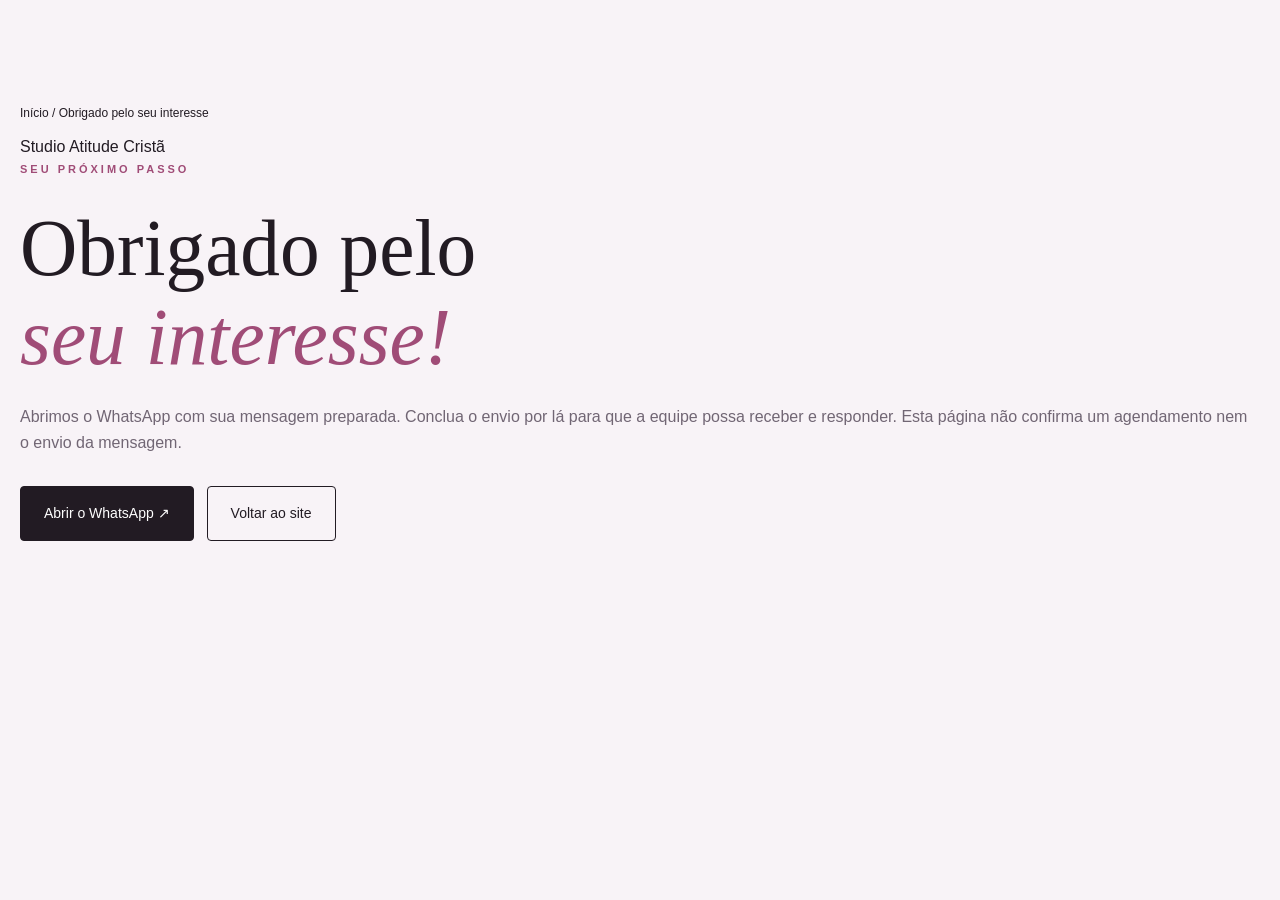
<file: obrigado.html>
<!DOCTYPE html><html lang="pt-BR"><head><meta charset="UTF-8"><meta name="viewport" content="width=device-width,initial-scale=1"><title>Obrigado pelo seu interesse | Studio Atitude Cristã</title><meta name="description" content="Continue sua conversa pelo WhatsApp com o Studio Atitude Cristã."><link rel="canonical" href="https://studio-atitude-crista.playerfortnitemm.chatgpt.site/obrigado.html"><meta name="robots" content="noindex"><style>
:root{--ink:#221b23;--paper:#f8f3f7;--rose:#e8c3ce;--gold:#a04c77}*{box-sizing:border-box}html{scroll-behavior:smooth;scroll-padding-top:90px}body{margin:0;background:var(--paper);color:var(--ink);font:16px/1.65 Arial,sans-serif}a{color:inherit;text-decoration:none}button,input,select{font:inherit}button,a,input,select{touch-action:manipulation}a:focus-visible,button:focus-visible{outline:3px solid #c6a1b8;outline-offset:5px}.wrap{max-width:1240px;margin:auto;padding:0 6%}header{position:sticky;top:0;background:#f8f3f7f5;z-index:10;border-bottom:1px solid #221b2315}.nav{display:flex;align-items:center;justify-content:space-between;min-height:86px;gap:20px}.brand{line-height:1.1;display:flex;align-items:center;gap:12px}.monogram{font:italic 36px Georgia;border:1px solid #a04c7770;border-radius:50%;width:58px;height:58px;display:grid;place-items:center}.brand strong{font:22px Georgia}.brand small{display:block;letter-spacing:3px;font-size:9px;margin-top:8px}.links{display:flex;gap:25px;font-size:13px}.btn{display:inline-flex;justify-content:center;align-items:center;gap:18px;padding:15px 23px;background:var(--ink);color:white;border:1px solid var(--ink);border-radius:4px;font-size:14px;cursor:pointer;transition:transform .2s,background .2s}.btn:hover{background:#5a183a;transform:translateY(-2px)}.outline{background:transparent;color:var(--ink)}.eyebrow{text-transform:uppercase;letter-spacing:3px;font-size:11px;font-weight:bold;color:var(--gold)}h1,h2,h3{font-family:Georgia,serif;font-weight:normal;line-height:1.12}h1{font-size:clamp(48px,6.2vw,84px);margin:22px 0}h1 em,h2 em{font-weight:normal;color:#a04c77}h2{font-size:clamp(34px,4vw,52px);margin:16px 0 25px}h3{font-size:27px}p{color:#716674}.hero{display:grid;grid-template-columns:1.1fr 1fr;align-items:center;gap:5%;padding-top:65px;padding-bottom:70px}.hero p{max-width:440px;font-size:17px}.actions{display:flex;gap:13px;flex-wrap:wrap;margin:30px 0 18px}.note{font-size:12px;color:#847783}.art{position:relative;min-height:555px;border-radius:220px 220px 8px 8px;background:linear-gradient(130deg,#e8c3ce,#c6a1b8 70%,#a04c77);overflow:hidden}.art:before{content:'';position:absolute;inset:22px;border:1px solid #ffffff66;border-radius:210px 210px 5px 5px}.art svg{position:absolute;width:100%;height:100%;inset:0}.art-label{position:absolute;bottom:27px;left:30px;color:#fff;letter-spacing:3px;font-size:11px}.strip{background:var(--ink);color:#e8c3ce;padding:22px 0}.strip .wrap{display:flex;justify-content:space-between;gap:20px;font:italic 22px Georgia}.section{padding:90px 0}.intro{display:grid;grid-template-columns:1fr 1fr;gap:10%;align-items:start}.intro p{margin-top:35px}.values{display:grid;grid-template-columns:repeat(3,1fr);border-top:1px solid #221b2325;margin-top:40px;gap:30px}.values span{display:block;font:italic 20px Georgia;color:var(--gold);margin-top:25px}.values h3{font-size:23px}.values p{font-size:14px}.audience{background:#eee5ed}.heading{max-width:660px}.cards{display:grid;grid-template-columns:repeat(3,1fr);gap:22px;margin-top:40px}.card{padding:35px;background:var(--paper);border-radius:6px;border:1px solid #221b2312;display:flex;flex-direction:column}.card .num{font:italic 40px Georgia;color:#a04c77}.card p{font-size:15px;flex:1}.card a{font-size:13px;border-top:1px solid #221b2320;padding-top:20px}.zoe{display:grid;grid-template-columns:.85fr 1.15fr;gap:8%;align-items:center}.tile{min-height:340px;border-radius:5px;background:var(--ink);color:#e8c3ce;padding:55px;display:flex;flex-direction:column;justify-content:center}.tile b{font:italic 70px/1 Georgia}.tile small{margin-top:28px;letter-spacing:4px}.process{display:grid;grid-template-columns:repeat(3,1fr);gap:35px;margin-top:40px}.process strong{font:italic 40px Georgia;color:var(--gold)}.process h3{font-size:24px}.faq{display:grid;grid-template-columns:.8fr 1.2fr;gap:10%;border-top:1px solid #221b2320}details{border-bottom:1px solid #221b2325;padding:20px 0}summary{cursor:pointer;font-size:16px}details p{font-size:14px}.contact{background:var(--ink);color:var(--paper)}.contact .grid{display:grid;grid-template-columns:1fr 1fr;gap:8%;align-items:center}.contact p{color:#d7c9d6}.contact .eyebrow{color:#e8c3ce}.form{background:var(--paper);padding:34px;border-radius:7px;color:var(--ink)}label{display:block;font-size:13px;margin:14px 0 7px}input,select{width:100%;padding:13px;border:1px solid #d5c9d2;border-radius:3px;background:white;color:var(--ink)}.form .btn{width:100%;margin-top:23px}.form p{font-size:11px;color:#716674}.location{display:flex;justify-content:space-between;gap:30px;padding:45px 0}.location h3{margin:0 0 12px;font-size:24px}.location p{margin:0;font-size:14px}footer{border-top:1px solid #221b2320;padding:26px 0;font-size:12px}.foot{display:flex;justify-content:space-between;gap:20px}.float{position:fixed;bottom:20px;right:20px;z-index:11;box-shadow:0 5px 25px #221b2330;background:#fff;color:var(--ink);border:1px solid #d7c5d2;border-radius:40px;padding:13px 20px;font-size:13px}.menu{display:none}@media(max-width:800px){.links{display:none}.nav>.btn{font-size:11px;padding:11px}.brand strong{font-size:17px}.monogram{width:43px;height:43px;font-size:28px}.hero{grid-template-columns:1fr;padding-top:40px;gap:35px}.art{min-height:430px;max-width:470px;width:100%;margin:auto}.strip .wrap{font-size:16px;flex-wrap:wrap;justify-content:center}.section{padding:60px 0}.intro,.zoe,.faq,.contact .grid{grid-template-columns:1fr;gap:30px}.intro p{margin-top:0}.cards{grid-template-columns:1fr}.values{gap:15px}.values h3{font-size:20px}.values p{font-size:12px}.process{grid-template-columns:1fr;gap:12px}.process h3{margin:8px 0}.location,.foot{flex-direction:column}.float{bottom:12px;right:12px}.form{padding:24px}.tile{min-height:270px}.hero h1{font-size:58px}}@media(prefers-reduced-motion:reduce){html{scroll-behavior:auto}*{transition:none!important}}
/* Brand palette sampled from the supplied Instagram screenshot. */
header{background:#0f0f13f5;color:#f8f3f7;border-bottom-color:#c6a1b830}
.monogram{border-color:#a04c77;color:#e8c3ce}.nav>.btn{background:#a04c77;border-color:#a04c77}
.hero{position:relative;color:#f8f3f7;isolation:isolate}.hero:before{content:'';position:absolute;z-index:-1;top:0;bottom:0;left:calc((100vw - 100%)/-2);right:calc((100vw - 100%)/-2);background:radial-gradient(ellipse at 80% 40%,#5a183a55,transparent 65%),#0f0f13}
.hero p{color:#d9cbd8}.hero .eyebrow{color:#c6a1b8}.hero h1 em{color:#e8c3ce}.hero .note{color:#c6a1b8}.hero .btn{background:#a04c77;border-color:#a04c77}.hero .outline{background:transparent;color:#f8f3f7;border-color:#c6a1b860}.btn:hover{background:#5a183a;color:#fff}
.strip{background:#221b23;border-top:1px solid #a04c7750;color:#e8c3ce}.art{background:linear-gradient(145deg,#e8c3ce,#c6a1b8 65%,#a04c77)}.art-label{color:#221b23;font-weight:bold}.contact{background:#0f0f13}.contact .btn{background:#a04c77;border-color:#a04c77}.tile{background:radial-gradient(ellipse at top right,#a04c7755,transparent 70%),#221b23}.float{background:#a04c77;color:#fff;border-color:#c6a1b8}.float:hover{background:#5a183a}
.brand-logo{width:64px;height:64px;object-fit:contain;border-radius:7px;background:white}.logo-panel{background:#fff;display:flex;align-items:center;justify-content:center;min-height:555px;padding:32px 12px 50px}.hero-logo{width:100%;height:auto;max-width:440px;display:block}.logo-panel:before{border-color:#a04c7725}.logo-panel .art-label{left:0;right:0;text-align:center;color:#5a183a}.hero h1 em{color:#e8c3ce}@media(max-width:800px){.brand-logo{width:48px;height:48px}.logo-panel{min-height:390px}.hero-logo{max-width:350px}}
.breadcrumbs{font-size:12px;padding-top:14px;padding-bottom:14px;background:#f8f3f7}.privacy-options{background:none;border:0;color:inherit;text-decoration:underline;cursor:pointer;font-size:inherit}.cookie-panel{position:fixed;bottom:85px;left:20px;max-width:420px;background:#f8f3f7;color:#221b23;padding:22px;border:1px solid #a04c77;border-radius:8px;box-shadow:0 8px 35px #0003;z-index:20}.cookie-panel p{font-size:13px}.cookie-panel button{margin:4px;font-size:12px;padding:10px}.cookie-panel[hidden]{display:none}@media(max-width:800px){body{padding-bottom:80px}.float{left:16px;right:16px;text-align:center;border-radius:5px}.cookie-panel{left:16px;right:16px;max-width:none}.foot{padding-bottom:12px}}.brand-logo{background:transparent}.logo-panel{background:transparent}.logo-panel:before{border:0}.logo-panel .art-label{color:#e8c3ce}</style></head><body><main class="wrap section"><nav class="breadcrumbs" aria-label="Caminho de navegação"><a href="/">Início</a> / <span aria-current="page">Obrigado pelo seu interesse</span></nav><a class="brand" href="/">Studio Atitude Cristã</a><span class="eyebrow">Seu próximo passo</span><h1>Obrigado pelo<br><em>seu interesse!</em></h1><p>Abrimos o WhatsApp com sua mensagem preparada. Conclua o envio por lá para que a equipe possa receber e responder. Esta página não confirma um agendamento nem o envio da mensagem.</p><div class="actions"><a class="btn" href="https://wa.me/5517992212928?text=Ol%C3%A1%21%20Quero%20conhecer%20as%20aulas." target="_blank" rel="noopener">Abrir o WhatsApp ↗</a><a class="btn outline" href="/">Voltar ao site</a></div></main><script src="/assets/analytics-config.js"></script><script src="/assets/analytics.js"></script></body></html>
</file>
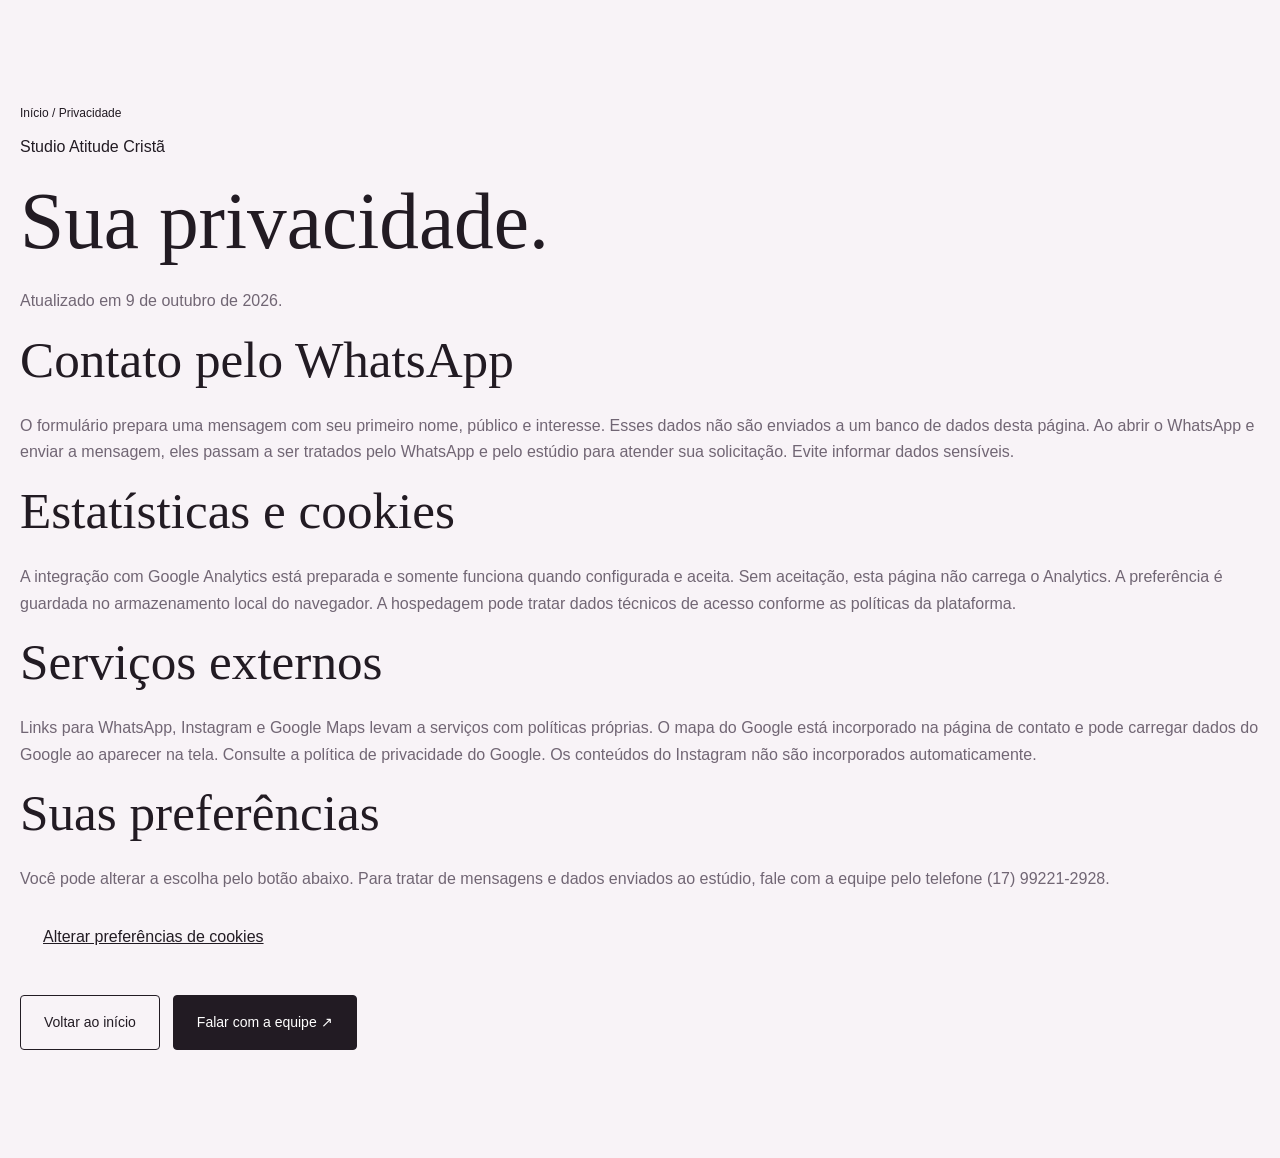
<file: privacidade.html>
<!DOCTYPE html><html lang="pt-BR"><head><meta charset="UTF-8"><meta name="viewport" content="width=device-width,initial-scale=1"><title>Privacidade | Studio Atitude Cristã</title><meta name="description" content="Saiba como os dados são usados nesta landing page do Studio Atitude Cristã."><link rel="canonical" href="https://studio-atitude-crista.playerfortnitemm.chatgpt.site/privacidade.html"><style>
:root{--ink:#221b23;--paper:#f8f3f7;--rose:#e8c3ce;--gold:#a04c77}*{box-sizing:border-box}html{scroll-behavior:smooth;scroll-padding-top:90px}body{margin:0;background:var(--paper);color:var(--ink);font:16px/1.65 Arial,sans-serif}a{color:inherit;text-decoration:none}button,input,select{font:inherit}button,a,input,select{touch-action:manipulation}a:focus-visible,button:focus-visible{outline:3px solid #c6a1b8;outline-offset:5px}.wrap{max-width:1240px;margin:auto;padding:0 6%}header{position:sticky;top:0;background:#f8f3f7f5;z-index:10;border-bottom:1px solid #221b2315}.nav{display:flex;align-items:center;justify-content:space-between;min-height:86px;gap:20px}.brand{line-height:1.1;display:flex;align-items:center;gap:12px}.monogram{font:italic 36px Georgia;border:1px solid #a04c7770;border-radius:50%;width:58px;height:58px;display:grid;place-items:center}.brand strong{font:22px Georgia}.brand small{display:block;letter-spacing:3px;font-size:9px;margin-top:8px}.links{display:flex;gap:25px;font-size:13px}.btn{display:inline-flex;justify-content:center;align-items:center;gap:18px;padding:15px 23px;background:var(--ink);color:white;border:1px solid var(--ink);border-radius:4px;font-size:14px;cursor:pointer;transition:transform .2s,background .2s}.btn:hover{background:#5a183a;transform:translateY(-2px)}.outline{background:transparent;color:var(--ink)}.eyebrow{text-transform:uppercase;letter-spacing:3px;font-size:11px;font-weight:bold;color:var(--gold)}h1,h2,h3{font-family:Georgia,serif;font-weight:normal;line-height:1.12}h1{font-size:clamp(48px,6.2vw,84px);margin:22px 0}h1 em,h2 em{font-weight:normal;color:#a04c77}h2{font-size:clamp(34px,4vw,52px);margin:16px 0 25px}h3{font-size:27px}p{color:#716674}.hero{display:grid;grid-template-columns:1.1fr 1fr;align-items:center;gap:5%;padding-top:65px;padding-bottom:70px}.hero p{max-width:440px;font-size:17px}.actions{display:flex;gap:13px;flex-wrap:wrap;margin:30px 0 18px}.note{font-size:12px;color:#847783}.art{position:relative;min-height:555px;border-radius:220px 220px 8px 8px;background:linear-gradient(130deg,#e8c3ce,#c6a1b8 70%,#a04c77);overflow:hidden}.art:before{content:'';position:absolute;inset:22px;border:1px solid #ffffff66;border-radius:210px 210px 5px 5px}.art svg{position:absolute;width:100%;height:100%;inset:0}.art-label{position:absolute;bottom:27px;left:30px;color:#fff;letter-spacing:3px;font-size:11px}.strip{background:var(--ink);color:#e8c3ce;padding:22px 0}.strip .wrap{display:flex;justify-content:space-between;gap:20px;font:italic 22px Georgia}.section{padding:90px 0}.intro{display:grid;grid-template-columns:1fr 1fr;gap:10%;align-items:start}.intro p{margin-top:35px}.values{display:grid;grid-template-columns:repeat(3,1fr);border-top:1px solid #221b2325;margin-top:40px;gap:30px}.values span{display:block;font:italic 20px Georgia;color:var(--gold);margin-top:25px}.values h3{font-size:23px}.values p{font-size:14px}.audience{background:#eee5ed}.heading{max-width:660px}.cards{display:grid;grid-template-columns:repeat(3,1fr);gap:22px;margin-top:40px}.card{padding:35px;background:var(--paper);border-radius:6px;border:1px solid #221b2312;display:flex;flex-direction:column}.card .num{font:italic 40px Georgia;color:#a04c77}.card p{font-size:15px;flex:1}.card a{font-size:13px;border-top:1px solid #221b2320;padding-top:20px}.zoe{display:grid;grid-template-columns:.85fr 1.15fr;gap:8%;align-items:center}.tile{min-height:340px;border-radius:5px;background:var(--ink);color:#e8c3ce;padding:55px;display:flex;flex-direction:column;justify-content:center}.tile b{font:italic 70px/1 Georgia}.tile small{margin-top:28px;letter-spacing:4px}.process{display:grid;grid-template-columns:repeat(3,1fr);gap:35px;margin-top:40px}.process strong{font:italic 40px Georgia;color:var(--gold)}.process h3{font-size:24px}.faq{display:grid;grid-template-columns:.8fr 1.2fr;gap:10%;border-top:1px solid #221b2320}details{border-bottom:1px solid #221b2325;padding:20px 0}summary{cursor:pointer;font-size:16px}details p{font-size:14px}.contact{background:var(--ink);color:var(--paper)}.contact .grid{display:grid;grid-template-columns:1fr 1fr;gap:8%;align-items:center}.contact p{color:#d7c9d6}.contact .eyebrow{color:#e8c3ce}.form{background:var(--paper);padding:34px;border-radius:7px;color:var(--ink)}label{display:block;font-size:13px;margin:14px 0 7px}input,select{width:100%;padding:13px;border:1px solid #d5c9d2;border-radius:3px;background:white;color:var(--ink)}.form .btn{width:100%;margin-top:23px}.form p{font-size:11px;color:#716674}.location{display:flex;justify-content:space-between;gap:30px;padding:45px 0}.location h3{margin:0 0 12px;font-size:24px}.location p{margin:0;font-size:14px}footer{border-top:1px solid #221b2320;padding:26px 0;font-size:12px}.foot{display:flex;justify-content:space-between;gap:20px}.float{position:fixed;bottom:20px;right:20px;z-index:11;box-shadow:0 5px 25px #221b2330;background:#fff;color:var(--ink);border:1px solid #d7c5d2;border-radius:40px;padding:13px 20px;font-size:13px}.menu{display:none}@media(max-width:800px){.links{display:none}.nav>.btn{font-size:11px;padding:11px}.brand strong{font-size:17px}.monogram{width:43px;height:43px;font-size:28px}.hero{grid-template-columns:1fr;padding-top:40px;gap:35px}.art{min-height:430px;max-width:470px;width:100%;margin:auto}.strip .wrap{font-size:16px;flex-wrap:wrap;justify-content:center}.section{padding:60px 0}.intro,.zoe,.faq,.contact .grid{grid-template-columns:1fr;gap:30px}.intro p{margin-top:0}.cards{grid-template-columns:1fr}.values{gap:15px}.values h3{font-size:20px}.values p{font-size:12px}.process{grid-template-columns:1fr;gap:12px}.process h3{margin:8px 0}.location,.foot{flex-direction:column}.float{bottom:12px;right:12px}.form{padding:24px}.tile{min-height:270px}.hero h1{font-size:58px}}@media(prefers-reduced-motion:reduce){html{scroll-behavior:auto}*{transition:none!important}}
/* Brand palette sampled from the supplied Instagram screenshot. */
header{background:#0f0f13f5;color:#f8f3f7;border-bottom-color:#c6a1b830}
.monogram{border-color:#a04c77;color:#e8c3ce}.nav>.btn{background:#a04c77;border-color:#a04c77}
.hero{position:relative;color:#f8f3f7;isolation:isolate}.hero:before{content:'';position:absolute;z-index:-1;top:0;bottom:0;left:calc((100vw - 100%)/-2);right:calc((100vw - 100%)/-2);background:radial-gradient(ellipse at 80% 40%,#5a183a55,transparent 65%),#0f0f13}
.hero p{color:#d9cbd8}.hero .eyebrow{color:#c6a1b8}.hero h1 em{color:#e8c3ce}.hero .note{color:#c6a1b8}.hero .btn{background:#a04c77;border-color:#a04c77}.hero .outline{background:transparent;color:#f8f3f7;border-color:#c6a1b860}.btn:hover{background:#5a183a;color:#fff}
.strip{background:#221b23;border-top:1px solid #a04c7750;color:#e8c3ce}.art{background:linear-gradient(145deg,#e8c3ce,#c6a1b8 65%,#a04c77)}.art-label{color:#221b23;font-weight:bold}.contact{background:#0f0f13}.contact .btn{background:#a04c77;border-color:#a04c77}.tile{background:radial-gradient(ellipse at top right,#a04c7755,transparent 70%),#221b23}.float{background:#a04c77;color:#fff;border-color:#c6a1b8}.float:hover{background:#5a183a}
.brand-logo{width:64px;height:64px;object-fit:contain;border-radius:7px;background:white}.logo-panel{background:#fff;display:flex;align-items:center;justify-content:center;min-height:555px;padding:32px 12px 50px}.hero-logo{width:100%;height:auto;max-width:440px;display:block}.logo-panel:before{border-color:#a04c7725}.logo-panel .art-label{left:0;right:0;text-align:center;color:#5a183a}.hero h1 em{color:#e8c3ce}@media(max-width:800px){.brand-logo{width:48px;height:48px}.logo-panel{min-height:390px}.hero-logo{max-width:350px}}
.breadcrumbs{font-size:12px;padding-top:14px;padding-bottom:14px;background:#f8f3f7}.privacy-options{background:none;border:0;color:inherit;text-decoration:underline;cursor:pointer;font-size:inherit}.cookie-panel{position:fixed;bottom:85px;left:20px;max-width:420px;background:#f8f3f7;color:#221b23;padding:22px;border:1px solid #a04c77;border-radius:8px;box-shadow:0 8px 35px #0003;z-index:20}.cookie-panel p{font-size:13px}.cookie-panel button{margin:4px;font-size:12px;padding:10px}.cookie-panel[hidden]{display:none}@media(max-width:800px){body{padding-bottom:80px}.float{left:16px;right:16px;text-align:center;border-radius:5px}.cookie-panel{left:16px;right:16px;max-width:none}.foot{padding-bottom:12px}}.brand-logo{background:transparent}.logo-panel{background:transparent}.logo-panel:before{border:0}.logo-panel .art-label{color:#e8c3ce}</style></head><body><main class="wrap section"><nav class="breadcrumbs" aria-label="Caminho de navegação"><a href="/">Início</a> / <span aria-current="page">Privacidade</span></nav><a class="brand" href="/">Studio Atitude Cristã</a><h1>Sua privacidade.</h1><p>Atualizado em 9 de outubro de 2026.</p><h2>Contato pelo WhatsApp</h2><p>O formulário prepara uma mensagem com seu primeiro nome, público e interesse. Esses dados não são enviados a um banco de dados desta página. Ao abrir o WhatsApp e enviar a mensagem, eles passam a ser tratados pelo WhatsApp e pelo estúdio para atender sua solicitação. Evite informar dados sensíveis.</p><h2>Estatísticas e cookies</h2><p>A integração com Google Analytics está preparada e somente funciona quando configurada e aceita. Sem aceitação, esta página não carrega o Analytics. A preferência é guardada no armazenamento local do navegador. A hospedagem pode tratar dados técnicos de acesso conforme as políticas da plataforma.</p><h2>Serviços externos</h2><p>Links para WhatsApp, Instagram e Google Maps levam a serviços com políticas próprias. O mapa do Google está incorporado na página de contato e pode carregar dados do Google ao aparecer na tela. Consulte a política de privacidade do Google. Os conteúdos do Instagram não são incorporados automaticamente.</p><h2>Suas preferências</h2><p>Você pode alterar a escolha pelo botão abaixo. Para tratar de mensagens e dados enviados ao estúdio, fale com a equipe pelo telefone (17) 99221-2928.</p><button class="btn privacy-options" type="button">Alterar preferências de cookies</button><div class="actions"><a class="btn outline" href="/">Voltar ao início</a><a class="btn" href="https://wa.me/5517992212928" target="_blank" rel="noopener">Falar com a equipe ↗</a></div></main><script src="/assets/analytics-config.js"></script><script src="/assets/analytics.js"></script></body></html>
</file>
<file: assets/studio-destinations.css>
.studio-destinations{background:#28192f;border-bottom:1px solid #e8c3ce25;color:#e8c3ce;font:13px/1.4 Arial,sans-serif}.studio-destinations>div{max-width:1380px;margin:auto;display:flex;justify-content:flex-end;gap:0;padding:0 4%}.studio-destinations a{display:block;padding:13px 22px;text-decoration:none;color:inherit;transition:background .2s}.studio-destinations a+a{border-left:1px solid #e8c3ce20}.studio-destinations a:hover,.studio-destinations a:focus-visible{background:#a04c7733;color:#fff}.studio-destinations a span{padding-left:7px}@media(max-width:800px){.studio-destinations>div{display:grid;grid-template-columns:1.4fr .85fr 1.25fr;padding:0}.studio-destinations a{text-align:center;padding:13px 7px;font-size:11px}.studio-destinations a span{display:none}}
</file>
<file: assets/jornada-memory.css>
.jornada-memory{margin-top:56px;padding-top:42px;border-top:1px solid #a04c7733;scroll-margin-top:125px}.jornada-memory-heading{display:grid;grid-template-columns:1.3fr 1fr;gap:42px;align-items:start}.jornada-memory h3{font:clamp(36px,4.2vw,52px)/1.12 Georgia,serif;color:var(--gold);margin:16px 0 22px}.jornada-memory p{font-size:15px;line-height:1.8}.jornada-memory .jornada-lead{font-size:19px;line-height:1.55;color:var(--ink)}.jornada-next{padding:30px;background:#211426;color:#f8f3f7;border-radius:12px}.jornada-next .eyebrow{color:#e8c3ce}.jornada-next h4{font:38px/1.1 Georgia,serif;margin:18px 0}.jornada-next p{color:#e8dce7}.jornada-next .btn{background:#e8c3ce;border-color:#e8c3ce;color:#211426;margin-top:8px;gap:12px}.jornada-photo-heading{display:flex;align-items:baseline;justify-content:space-between;gap:16px;margin:36px 0 20px}.jornada-photo-heading h4{font:25px Georgia,serif;margin:0}.jornada-photo-heading p{font-size:12px;color:#716674;margin:0}.jornada-photos{display:grid;grid-template-columns:repeat(3,minmax(0,1fr));gap:22px 16px}.jornada-photos figure{margin:0;min-width:0}.jornada-photos img{display:block;width:100%;height:auto;aspect-ratio:489/275;object-fit:contain;border-radius:8px;background:#211426}.jornada-photos .jornada-portrait img{height:275px;aspect-ratio:auto}.jornada-photos figcaption{font-size:12px;line-height:1.5;color:#716674;padding-top:10px}@media(max-width:800px){.jornada-memory-heading{grid-template-columns:1fr;gap:24px}.jornada-next{padding:26px}.jornada-next h4 br{display:none}.jornada-next h4 br:after{content:' '}.jornada-next h4{font-size:32px}.jornada-photo-heading{display:block}.jornada-photo-heading p{margin-top:8px}.jornada-photos{grid-template-columns:repeat(2,minmax(0,1fr))}.jornada-photos .jornada-portrait img{height:210px}.jornada-next .btn{width:100%;gap:10px}.jornada-memory{margin-top:40px}}@media(max-width:500px){.jornada-photos{grid-template-columns:1fr;gap:22px}.jornada-photos .jornada-portrait img{height:275px}.jornada-next h4 br{display:initial}.jornada-memory .jornada-lead{font-size:18px}}
</file>
<file: assets/partners.css>
:root{--purple:#693681;--lilac:#b496ca;--ink:#30233a;--muted:#726a79;--soft:#f5f0f8;--line:#e7deec}*{box-sizing:border-box}html{scroll-behavior:smooth;scroll-padding-top:95px}body{margin:0;background:#fff;color:var(--ink);font:16px/1.75 Arial,sans-serif}a{color:inherit}button,input,select{font:inherit}a:focus-visible,button:focus-visible,input:focus-visible,select:focus-visible{outline:3px solid var(--lilac);outline-offset:5px}header,main,footer{max-width:1360px;margin:auto;padding-left:6%;padding-right:6%}header{display:flex;align-items:center;justify-content:space-between;gap:20px;padding-top:16px;padding-bottom:16px;border-bottom:1px solid var(--line)}.brand{display:flex;align-items:center;gap:12px;text-decoration:none;font-family:Georgia,serif;font-size:19px}.brand img{object-fit:contain;border-radius:50%;background:#30233a}.brand small{display:block;font:9px/1.6 Arial,sans-serif;letter-spacing:2px}.back,.text-link{font-size:14px;text-underline-offset:6px}.crumb{display:flex;gap:12px;padding-top:22px;font-size:12px;color:var(--muted)}.crumb a{text-decoration:none}.hero{display:grid;grid-template-columns:1.2fr .8fr;align-items:center;gap:9%;padding:55px 0 75px}.eyebrow{font-size:10px;letter-spacing:2.7px;text-transform:uppercase;font-weight:bold;color:var(--purple)}h1,h2,h3{font-family:Georgia,serif;font-weight:normal;line-height:1.12}h1{font-size:clamp(43px,5vw,72px);letter-spacing:-1.8px;margin:20px 0 28px}h2{font-size:clamp(34px,4vw,54px);letter-spacing:-1px;margin:18px 0 28px}h3{font-size:25px}em{color:var(--purple);font-weight:normal}p{color:var(--muted)}.lead{font-size:20px;line-height:1.55;color:var(--ink)}.button{display:inline-flex;align-items:center;justify-content:center;gap:20px;background:var(--purple);color:#fff;text-decoration:none;border:1px solid var(--purple);border-radius:5px;padding:16px 22px;font-size:14px;cursor:pointer;transition:background .2s,transform .2s}.button:hover{background:#4e2463;transform:translateY(-2px)}.hero .button{margin-top:15px}.hero-photo{margin:0;position:relative;padding-bottom:30px}.hero-photo:before{content:'';position:absolute;top:24px;left:-20px;right:20px;bottom:12px;background:#ede4f2;border-radius:180px 180px 8px 8px;z-index:-1}.hero-photo img{width:100%;height:510px;object-fit:cover;border-radius:180px 180px 8px 8px}.hero-photo figcaption{font-size:11px;margin-top:12px;color:var(--muted)}.mission{display:flex;justify-content:space-between;align-items:center;gap:20px;padding:24px 0;border-top:1px solid var(--line);border-bottom:1px solid var(--line)}.mission span{font-size:9px;letter-spacing:2px}.mission p{font:italic 28px Georgia;color:var(--purple);margin:0}.section{padding:90px 0}.purpose{display:grid;grid-template-columns:.8fr 1.2fr;gap:12%}.purpose p:first-child{margin-top:0}.journey{display:grid;grid-template-columns:1fr 1fr;gap:9%;align-items:center;border-top:1px solid var(--line)}figure{margin:0}.journey img{display:block;width:100%;height:480px;object-fit:cover;border-radius:8px}.event-facts{border-left:2px solid var(--lilac);padding-left:20px;margin:28px 0;color:var(--ink)}.honor{border-top:1px solid var(--line)}.archive-note{display:flex;align-items:center;gap:30px;padding:35px;margin-top:35px;background:var(--soft);border:1px solid var(--line);border-radius:6px}.archive-note h3{margin:0 0 10px}.archive-note p{margin:0;max-width:620px}.archive-seal{font:italic 48px Georgia;color:var(--purple)}.small{font-size:12px;line-height:1.7}.sponsor-grid{display:grid;grid-template-columns:repeat(5,1fr);gap:18px;margin-top:35px}.sponsor-grid[hidden]{display:none}.sponsor-card{display:grid;place-items:center;min-height:140px;padding:24px;border:1px solid var(--line);border-radius:5px;background:white}.sponsor-card img{width:100%;height:90px;object-fit:contain}.gratitude{text-align:center;padding:65px 8%;background:var(--soft);border-radius:8px}.gratitude p{max-width:650px;margin:20px auto}.impact{display:grid;grid-template-columns:1.2fr .8fr;gap:12%;align-items:center}.impact-list{border-top:1px solid var(--line)}.impact-list span{display:block;padding:16px 0;border-bottom:1px solid var(--line);color:var(--purple);font-size:17px}.partnerships{border-top:1px solid var(--line)}.section-heading{max-width:730px}.ways{display:grid;grid-template-columns:repeat(3,1fr);gap:40px;margin:50px 0 30px}.ways article{border-top:1px solid var(--line);padding-top:22px}.ways article>span{font:italic 30px Georgia;color:var(--lilac)}.ways h3{font-size:24px}.ways p{font-size:14px}.social{display:grid;grid-template-columns:1fr 1fr;align-items:center;gap:9%;border-top:1px solid var(--line)}.social img{width:100%;height:410px;object-fit:cover;border-radius:8px}.history{border-top:1px solid var(--line)}.history>p{max-width:700px}.history-links{display:grid;grid-template-columns:repeat(3,1fr);gap:25px;margin-top:35px}.history-links>a,.history-links>div{padding:24px;border:1px solid var(--line);border-radius:5px;text-decoration:none}.history-links strong{display:block;color:var(--purple);font-size:18px}.history-links span{display:block;font-size:13px;color:var(--muted);margin-top:10px}.closing{display:grid;grid-template-columns:1fr 1fr;gap:9%;background:var(--soft);padding:55px;border-radius:8px;margin-bottom:80px}.closing blockquote{font:italic 23px Georgia;margin:40px 0;color:var(--purple)}form{background:#fff;border:1px solid var(--line);border-radius:5px;padding:30px}form h3{margin-top:0}label{display:block;font-size:13px;margin:14px 0 7px}input,select{width:100%;min-height:48px;border:1px solid #d9cbe1;border-radius:4px;padding:11px;background:#fff;color:var(--ink)}form .button{width:100%;margin-top:25px}form .small a{text-underline-offset:3px}#partner-error{font-size:13px;color:#92334c}footer{display:flex;justify-content:space-between;gap:30px;padding-top:35px;padding-bottom:45px;border-top:1px solid var(--line);font-size:13px}footer p{margin:7px 0}.skip{position:absolute;top:-100px}.skip:focus{top:10px;left:10px;background:#fff;padding:15px;z-index:20}@media(max-width:800px){header,main,footer{padding-left:6%;padding-right:6%}.brand{font-size:15px}.brand img{width:45px;height:45px}.brand small{font-size:7px;letter-spacing:1px}.back{font-size:12px}.hero,.purpose,.journey,.impact,.social,.closing{grid-template-columns:1fr;gap:30px}.hero{padding:35px 0 55px}h1{font-size:46px}.hero-photo{max-width:440px;width:100%;justify-self:center}.hero-photo img{height:400px}.mission{flex-direction:column;text-align:center}.mission p{font-size:24px}.section{padding:60px 0}.journey img{height:340px}.sponsor-grid{grid-template-columns:repeat(2,1fr);gap:12px}.sponsor-card{min-height:110px;padding:16px}.archive-note{align-items:flex-start;flex-direction:column;gap:15px;padding:25px}.ways{grid-template-columns:1fr 1fr;gap:25px}.history-links{grid-template-columns:1fr}.social img{height:300px}.closing{padding:28px 20px;margin-bottom:50px}form{padding:23px}footer{flex-direction:column}.gratitude{padding:45px 7%}}@media(max-width:420px){.ways{grid-template-columns:1fr}.hero h1{font-size:40px}.back{max-width:95px;text-align:right}}@media(prefers-reduced-motion:reduce){html{scroll-behavior:auto}*{transition:none!important}}

/* Paleta e atmosfera da página principal do Studio. */
:root{--purple:#e8c3ce;--lilac:#d2a5dd;--ink:#f8f3f7;--muted:#cbbdce;--soft:#302035;--line:#d5b6dd33}body{background:radial-gradient(ellipse at 85% 0,#402446 0,transparent 42%),#211426;color:var(--ink)}header{background:#211426}.brand img{background:transparent}.button{background:#a04c77;border-color:#a04c77;color:#fff}.button:hover{background:#873e63}.hero{gap:8%;padding-top:50px;padding-bottom:70px}.hero h1{font-size:clamp(64px,7.5vw,106px);line-height:.98}.hero-photo:before{background:#a04c772b;border:1px solid #e8c3ce33}.event-film{max-width:340px;justify-self:end}.event-film video{display:block;width:100%;aspect-ratio:9/16;border-radius:155px 155px 12px 12px;object-fit:contain;background:#110e16;box-shadow:0 25px 75px #0005}.event-film figcaption{margin-top:16px;text-align:center}.event-summary{display:grid;grid-template-columns:1fr 1fr;gap:20px;margin:28px 0;padding:22px 0;border-block:1px solid var(--line)}.event-summary span,.event-summary small,.event-summary strong{display:block}.event-summary span{font-size:9px;letter-spacing:2px;color:var(--lilac)}.event-summary strong{font-size:17px;margin:6px 0}.event-summary small{font-size:12px;color:var(--muted)}.hero-actions{display:flex;align-items:center;gap:23px;flex-wrap:wrap}.hero .button{margin:0}.journey,.official-posts{border-top:1px solid var(--line)}.ticket-note{padding:22px;border:1px solid var(--line);border-radius:6px;background:var(--soft);margin-top:25px}.ticket-note p{font-size:14px}.post-links{display:grid;grid-template-columns:1fr 1fr;gap:22px;margin-top:30px}.post-links>a{display:block;padding:30px;background:var(--soft);border:1px solid var(--line);border-radius:8px;text-decoration:none}.post-links>a:hover{border-color:var(--lilac)}.post-links span{font-size:10px;letter-spacing:1px;text-transform:uppercase;color:var(--lilac)}.post-links h3{font-size:29px;margin:17px 0}.post-links p{font-size:14px}.post-links strong{font-size:13px;color:var(--purple)}form{background:#25192c}input,select{background:#1d1422;border-color:#a483ac70;color:var(--ink);color-scheme:dark}.sponsor-card{background:#fff}.closing{border:1px solid var(--line)}#partner-error{color:#ffb4cb}.skip:focus{color:#211426}@media(max-width:800px){.hero h1{font-size:clamp(64px,13vw,92px)}.event-film{justify-self:center;max-width:310px}.post-links{grid-template-columns:1fr}.event-summary{gap:15px}.hero-actions{gap:20px}.hero{padding-bottom:55px}.post-links>a{padding:25px}}@media(max-width:360px){.event-summary{grid-template-columns:1fr}.hero h1{font-size:58px}}
.journey-subtitle{font:italic clamp(21px,2.5vw,30px) Georgia,serif;color:var(--lilac);margin:-10px 0 25px}

.institutional-hero h1{font-size:clamp(43px,4.8vw,68px);line-height:1.08;letter-spacing:-1.6px}.institutional-hero .hero-photo{max-width:400px;justify-self:end}.institutional-hero .hero-photo img{height:540px}.institutional-hero .hero-actions{margin-top:25px}.event-teaser{display:block;margin-top:28px;padding:18px 0;border-top:1px solid var(--line);text-decoration:none}.event-teaser span,.event-teaser strong,.event-teaser small{display:block}.event-teaser span{font-size:9px;letter-spacing:2px;color:var(--lilac)}.event-teaser strong{font:25px Georgia;margin:8px 0;color:var(--purple)}.event-teaser small{font-size:12px;color:var(--muted)}.journey .event-film{justify-self:center;width:100%;max-width:340px}.journey .journey-subtitle{margin-top:-8px}.event-publications{border-top:1px solid var(--line);padding:25px 0 40px}.event-publications summary{cursor:pointer;color:var(--purple);font-size:15px}.impact{display:block}.impact>div:first-child{max-width:800px}.impact-band{display:grid;grid-template-columns:repeat(5,1fr);gap:20px;padding:30px 0;margin-top:30px;border-block:1px solid var(--line)}.impact-card strong{display:block;font:56px/1.2 Georgia;color:var(--purple)}.impact-card span{display:block;font-size:13px;line-height:1.5;color:var(--muted);margin-top:12px}.impact-note{margin-top:20px}.ways-heading{margin-top:65px;padding-top:30px;border-top:1px solid var(--line)}.ways-heading h3{font-size:30px}.ways{margin-top:25px}.section-heading .button{margin-top:16px;max-width:100%;text-align:center}.archive-tabs{display:flex;flex-wrap:wrap;gap:10px;margin-top:30px}.archive-tabs button{padding:12px 18px;border:1px solid var(--line);border-radius:30px;background:transparent;color:var(--muted);cursor:pointer;font-size:13px}.archive-tabs button[aria-pressed=true]{background:#a04c77;color:white;border-color:#a04c77}.archive-panel{padding:30px;background:var(--soft);border:1px solid var(--line);border-radius:8px;margin-top:20px;min-height:190px}.archive-panel h3{margin-top:0}.archive-panel p{font-size:14px}.closing .text-link{display:inline-block;margin-top:15px}.archive-panel[hidden]{display:none}@media(max-width:800px){.institutional-hero h1{font-size:clamp(40px,8.7vw,62px)}.institutional-hero .hero-photo{justify-self:center;max-width:340px}.institutional-hero .hero-photo img{height:400px}.impact-band{grid-template-columns:repeat(2,1fr);gap:30px}.impact-card strong{font-size:46px}.journey .event-film{order:2}.archive-panel{padding:24px}.ways-heading{margin-top:45px}}

.sponsors-board{margin-top:32px;padding:8px;background:#fff;border-radius:8px;overflow:hidden}.sponsors-board a{display:block;cursor:zoom-in}.sponsors-board img{display:block;width:100%;height:auto;object-fit:contain}.sponsors-board figcaption{color:#55435a;text-align:center;font-size:12px;padding:14px 10px 8px}.sponsors-board a:focus-visible{outline-offset:-3px}

.season-status{display:flex;align-items:center;gap:10px;color:var(--purple);font-size:12px;text-transform:uppercase;letter-spacing:1px}.season-status:before{content:'';width:15px;height:15px;border:2px solid #e8c3ce44;border-top-color:var(--purple);border-radius:50%;animation:season-turn 2s linear infinite}@keyframes season-turn{to{transform:rotate(360deg)}}@media(prefers-reduced-motion:reduce){.season-status:before{animation:none}}
</file>
<file: assets/studio-pages.css>
.studio-destinations{max-width:none}.studio-destinations>div{max-width:1360px}.shop-coming{text-align:center;max-width:850px;margin:auto;padding:55px 0 100px}.shop-coming h1{font-size:clamp(40px,5.5vw,72px)}.shop-coming>p{max-width:600px;margin:25px auto}.shop-coming .button{margin-top:30px}.construction-art{position:relative;width:115px;height:115px;margin:0 auto 35px;display:grid;place-items:center}.construction-ring{position:absolute;inset:0;border:1px solid #e8c3ce40;border-top:2px solid #e8c3ce;border-radius:50%;animation:shop-orbit 8s linear infinite}.construction-symbol{font-size:55px;color:#e8c3ce}.coming-state{display:flex;align-items:center;justify-content:center;gap:9px;color:#e8c3ce;font-size:13px}.coming-state>span{width:6px;height:6px;border-radius:50%;background:#e8c3ce;box-shadow:0 0 14px #e8c3ce88}.beauty-hero h1{font-size:clamp(48px,6vw,80px)}.beauty-hero .hero-photo{max-width:360px;justify-self:end}.beauty-hero .hero-photo img{object-position:48% 35%;height:520px}.beauty-hero .button{margin-top:18px}.beauty-records{border-top:1px solid var(--line)}.beauty-records>p{max-width:780px}.beauty-contact{display:grid;grid-template-columns:1.2fr .8fr;gap:9%;border-top:1px solid var(--line)}.beauty-contact .ticket-note{align-self:center}@keyframes shop-orbit{to{transform:rotate(360deg)}}@media(max-width:800px){.shop-coming{padding-top:45px;padding-bottom:70px}.beauty-hero .hero-photo{justify-self:center;max-width:320px}.beauty-hero .hero-photo img{height:410px}.beauty-contact{grid-template-columns:1fr;gap:20px}}@media(prefers-reduced-motion:reduce){.construction-ring{animation:none}}
.beauty-services{border-top:1px solid var(--line)}.beauty-services>p{max-width:720px}.beauty-service-grid{display:grid;grid-template-columns:repeat(3,1fr);gap:26px;margin:32px 0}.beauty-service-grid article{padding:25px 22px;border:1px solid var(--line);border-radius:7px;background:#302035}.beauty-service-grid article>span{font:italic 25px Georgia;color:var(--lilac)}.beauty-service-grid h3{font-size:28px;margin:16px 0}.beauty-service-grid p{font-size:14px;margin:0}.beauty-photo-grid{display:grid;grid-template-columns:1fr 1fr;gap:26px;margin:30px 0 20px}.beauty-photo-grid img{display:block;width:100%;height:auto;aspect-ratio:1;object-fit:cover;border-radius:8px}.beauty-photo-grid a{cursor:zoom-in}.beauty-photo-grid figcaption{color:var(--muted);font-size:12px;margin-top:12px}.beauty-hero .hero-photo img{object-position:50% 50%}@media(max-width:800px){.beauty-service-grid{grid-template-columns:1fr 1fr;gap:15px}.beauty-photo-grid{gap:15px}.beauty-service-grid article{padding:22px 18px}}@media(max-width:480px){.beauty-service-grid{grid-template-columns:1fr}.beauty-photo-grid{grid-template-columns:1fr}}
</file>
<file: assets/shop.css>
.shop-page{--shop-rose:#e8c3ce;--shop-bg:#211426;--shop-muted:#d1c1d3;padding-bottom:94px}.shop-page [hidden]{display:none!important}.shop-page button,.shop-page input{font:inherit}.shop-page main,.shop-page header,.shop-page footer{max-width:1440px}.shop-page .studio-destinations{max-width:none}.shop-page .studio-destinations>div{max-width:1440px}.shop-page .studio-destinations a[aria-current=page]{color:#fff;text-decoration:underline;text-underline-offset:6px}.shop-page .button{font-size:1rem;min-height:50px;border-radius:6px;gap:12px}.shop-page .back,.shop-page .crumb{font-size:.875rem}.shop-kicker{font-size:.875rem;text-transform:uppercase;letter-spacing:1.8px;font-weight:600;color:var(--shop-rose)}.shop-page p{color:var(--shop-muted);font-size:1rem;line-height:1.7}.shop-hero{display:grid;grid-template-columns:1fr 1.05fr;align-items:center;gap:6%;padding:60px 0 64px}.shop-hero h1{font-size:clamp(42px,5.3vw,76px);line-height:1.07;margin:20px 0 24px;letter-spacing:-1.5px}.shop-hero .shop-lead{font-size:1.25rem;line-height:1.5;color:#f8f3f7;max-width:430px}.shop-hero-copy>p{max-width:470px}.shop-hero .button{margin:14px 0 8px}.shop-hero .shop-caption{font-size:.875rem;max-width:400px}.shop-cover img{display:block;width:100%;height:auto;aspect-ratio:16/11;object-fit:cover;border-radius:120px 120px 12px 12px}.shop-cover figcaption{font-size:.8125rem;color:var(--shop-muted);margin-top:12px;text-align:right}.shop-process{display:grid;grid-template-columns:repeat(3,1fr);gap:35px;padding:27px 0;border-block:1px solid var(--line)}.shop-process p{margin:0}.shop-process strong,.shop-process span{display:block}.shop-process strong{font:24px/1.3 Georgia,serif;color:#f8f3f7;margin-bottom:8px}.shop-process span{font-size:.875rem}.shop-catalog{padding:75px 0;scroll-margin-top:25px}.catalog-heading{display:flex;gap:30px;justify-content:space-between;align-items:end}.catalog-heading h2{font-size:clamp(36px,4vw,54px);margin:15px 0 10px}.catalog-heading>p{font-size:.875rem;max-width:420px}.catalog-toolbar{display:flex;align-items:end;justify-content:space-between;gap:24px;margin-top:30px}.shop-filters{display:flex;gap:8px;flex-wrap:wrap}.shop-filters button{border:1px solid #e8c3ce55;border-radius:30px;background:transparent;color:#eee1ef;padding:10px 17px;cursor:pointer;font-size:.875rem;min-height:44px}.shop-filters button[aria-pressed=true]{background:var(--shop-rose);color:#211426;border-color:var(--shop-rose)}.shop-search{width:270px;flex-shrink:0}.shop-search label{font-size:.875rem;margin:0 0 6px}.shop-search input{min-height:46px;padding:11px 14px;border-color:#e8c3ce55;font-size:.875rem}.shop-page .catalog-count{font-size:.875rem;margin:23px 0 18px}.shop-grid{display:grid;grid-template-columns:repeat(3,minmax(0,1fr));gap:30px 22px}.shop-card{display:flex;flex-direction:column;min-width:0}.shop-card-image{display:block;position:relative;width:100%;padding:0;border:0;border-radius:10px;overflow:hidden;background:#302035;cursor:pointer}.shop-card-image img{display:block;width:100%;height:auto;aspect-ratio:4/5;object-fit:contain;transition:transform .3s}.shop-card-image:hover img{transform:scale(1.025)}.shop-card-gallery-tag{position:absolute;right:12px;bottom:12px;background:#211426e8;color:#fff;border:1px solid #e8c3ce55;border-radius:20px;padding:4px 10px;font-size:.8125rem}.shop-card-category{font-size:.8125rem;color:var(--shop-rose);margin-top:17px;letter-spacing:.7px}.shop-card h3{font:25px/1.22 Georgia,serif;margin:8px 0 10px}.shop-page .shop-card p{font-size:.875rem;margin:0 0 16px}.shop-card .shop-card-price{color:#e8c3ce;margin-top:auto}.shop-card .button{background:transparent;border-color:#e8c3ce66;color:#f8f3f7;width:100%;font-size:.9375rem}.shop-card .button:hover{background:#a04c7733;transform:none}.shop-page .shop-empty{padding:35px 0}.shop-handmade{display:grid;grid-template-columns:1fr 1fr;gap:9%;align-items:center;padding:55px 0 65px;border-block:1px solid var(--line)}.shop-handmade figure{max-width:430px}.shop-handmade img{display:block;width:100%;height:auto;border-radius:10px}.shop-handmade figcaption{font-size:.8125rem;color:var(--shop-muted);margin-top:12px}.shop-handmade h2,.shop-questions h2{font-size:clamp(34px,4vw,52px)}.shop-button-outline{background:transparent!important;border-color:#e8c3ce88!important;color:#f8f3f7!important;margin-top:12px}.shop-questions{display:grid;grid-template-columns:.8fr 1.2fr;gap:9%;padding:75px 0}.shop-questions details{border-bottom:1px solid var(--line);padding:18px 0}.shop-questions summary{font-size:1rem;cursor:pointer;color:#f8f3f7}.shop-questions details p{font-size:.9375rem;margin-bottom:0}.shop-page footer{font-size:.875rem}.shop-page footer p{font-size:.875rem}.shop-cart-launch{position:fixed;right:max(24px,calc((100vw - 1300px)/2));bottom:22px;z-index:15;display:flex;align-items:center;justify-content:center;gap:20px;min-height:55px;padding:12px 24px;background:var(--shop-rose);color:#211426;border:1px solid #211426;border-radius:30px;box-shadow:0 7px 30px #0006;cursor:pointer;font-weight:bold}.shop-cart-launch>span:last-child{background:#211426;color:#f8f3f7;border-radius:50%;min-width:28px;height:28px;display:grid;place-items:center;font-size:.875rem}.sr-only{position:absolute;width:1px;height:1px;padding:0;margin:-1px;overflow:hidden;clip:rect(0,0,0,0);white-space:nowrap;border:0}.shop-dialog{background:#211426;color:#f8f3f7;border:1px solid #e8c3ce55;border-radius:12px;padding:32px;max-width:1080px;width:calc(100% - 36px);max-height:90dvh;overflow:auto;box-shadow:0 25px 100px #0008;overscroll-behavior:contain}.shop-dialog::backdrop{background:#100a16cc;backdrop-filter:blur(4px)}body:has(.shop-dialog[open]){overflow:hidden}.dialog-close{display:block;margin:0 0 24px auto;min-height:44px;padding:8px 16px;border:1px solid #e8c3ce66;border-radius:5px;background:transparent;color:#f8f3f7;cursor:pointer;font-size:.875rem!important}.product-detail{display:grid;grid-template-columns:1fr 1fr;gap:32px;align-items:start}.product-gallery>img{width:100%;height:min(53vh,510px);object-fit:contain;display:block;background:#302035;border-radius:6px}.product-thumbnails{display:flex;flex-wrap:wrap;gap:10px;margin-top:12px}.product-thumbnails button{width:66px;height:76px;border:2px solid transparent;padding:2px;background:#302035;cursor:pointer;border-radius:5px}.product-thumbnails button[aria-pressed=true]{border-color:#e8c3ce}.product-thumbnails img{display:block;width:100%;height:100%;object-fit:contain}.product-information h2{font-size:36px;margin:15px 0 20px;letter-spacing:-.6px}.shop-page .product-information p{font-size:.9375rem}.shop-page .product-consult{color:var(--shop-rose)}.product-information form{padding:0;background:transparent;border:0}.product-fields{display:grid;grid-template-columns:95px 1fr;gap:15px}.product-fields label{font-size:.875rem}.product-fields label span{font-size:.8125rem;color:var(--shop-muted)}.product-fields input{font-size:.9375rem}.shop-page .product-note,.shop-page .product-code{font-size:.8125rem;line-height:1.6;color:var(--shop-muted)}.product-information form .button{margin-top:10px}.product-code{margin-top:20px}.cart-dialog{max-width:650px}.cart-dialog h2{font-size:40px;margin:14px 0 20px}.cart-row{display:grid;grid-template-columns:62px 1fr;gap:15px;align-items:start;padding:20px 0;border-bottom:1px solid var(--line)}.cart-row img{display:block;width:62px;height:82px;object-fit:contain;border-radius:5px;background:#302035}.cart-row h3{font-size:21px;margin:0 0 6px}.shop-page .cart-row p{font-size:.875rem;margin:4px 0;overflow-wrap:anywhere}.cart-row button{background:transparent;color:#e8c3ce;text-decoration:underline;text-underline-offset:4px;border:0;cursor:pointer;min-height:44px;padding:4px 12px 4px 0;font-size:.875rem}.shop-whatsapp{width:100%;margin-top:25px}.shop-continue{display:block;min-height:44px;padding:10px 0;margin:15px 0;background:transparent;color:#e8c3ce;border:0;text-decoration:underline;text-underline-offset:5px;cursor:pointer;font-size:.9375rem}.shop-dialog p{overflow-wrap:anywhere}@media(min-width:1450px){.shop-grid{grid-template-columns:repeat(4,minmax(0,1fr))}}@media(max-width:1000px){.catalog-toolbar{display:block}.shop-search{width:100%;max-width:440px;margin-top:20px}.shop-hero{gap:5%}.shop-hero h1{font-size:48px}.shop-grid{gap:28px 16px}}@media(max-width:800px){.shop-hero{grid-template-columns:1fr;padding:35px 0 40px;gap:25px}.shop-hero h1{font-size:clamp(40px,8vw,60px)}.shop-hero-copy>p{max-width:600px}.shop-cover{max-width:600px;width:100%}.shop-cover img{aspect-ratio:16/10;border-radius:70px 70px 9px 9px}.shop-process{grid-template-columns:1fr;gap:20px}.shop-process strong{font-size:23px;margin-bottom:3px}.shop-catalog{padding:50px 0}.catalog-heading{display:block}.catalog-heading>p{max-width:550px}.shop-grid{grid-template-columns:repeat(2,minmax(0,1fr))}.shop-card h3{font-size:23px}.shop-handmade,.shop-questions{grid-template-columns:1fr;gap:28px;padding:45px 0}.shop-handmade>div{grid-row:1}.shop-handmade figure{max-width:380px}.shop-questions h2{margin-bottom:0}.product-detail{grid-template-columns:1fr;gap:25px}.product-gallery>img{height:330px}.shop-dialog{padding:22px}.product-information h2{font-size:30px}.shop-cart-launch{right:18px;bottom:18px}.shop-page header .back{max-width:105px}.shop-page .crumb{padding-top:20px}}@media(max-width:480px){.shop-grid{grid-template-columns:1fr;gap:35px}.shop-card-image img{max-height:470px;aspect-ratio:4/5}.shop-card h3{font-size:27px}.shop-filters{gap:8px}.shop-filters button{padding:10px 14px}.shop-cart-launch{left:6%;right:6%;bottom:14px}.shop-dialog{width:calc(100% - 20px);padding:18px;max-height:94dvh}.product-fields{grid-template-columns:85px 1fr;gap:12px}.product-gallery>img{height:310px}.shop-page .brand{font-size:15px}.shop-page header{gap:12px}.shop-page .back{font-size:.8125rem}.shop-cover figcaption{text-align:left}}@media(prefers-reduced-motion:reduce){.shop-card-image img{transition:none}}
</file>
<file: assets/partners-memory.css>
.partner-memory{border-top:1px solid var(--line);scroll-margin-top:30px}.partner-memory-intro{display:grid;grid-template-columns:1.2fr .8fr;gap:7%;align-items:start}.partner-next{margin-top:20px;padding:30px;border:1px solid #e8c3ce55;border-radius:10px;background:#302035}.partner-next h3{font-size:42px;margin:20px 0 24px}.partner-next p{font-size:16px}.partner-next .button{font-size:16px;margin-top:12px;max-width:100%;text-align:center}.partner-memory .eyebrow{font-size:13px;line-height:1.6}.partner-memory .event-summary span{font-size:12px}.partner-memory .event-summary small{font-size:13px}.partner-memory .event-summary strong{font-size:16px}.partner-memory-heading{display:flex;justify-content:space-between;align-items:baseline;gap:20px;margin-top:40px}.partner-memory-heading h3{font-size:28px;margin:0 0 20px}.partner-memory-heading p{font-size:13px}.partner-memory-photos{display:grid;grid-template-columns:repeat(3,minmax(0,1fr));gap:24px 16px}.partner-memory-photos figure{margin:0;min-width:0}.partner-memory-photos img{display:block;width:100%;height:auto;aspect-ratio:489/275;object-fit:contain;border-radius:8px;background:#110e16}.partner-memory-photos .partner-memory-portrait img{height:275px;aspect-ratio:auto}.partner-memory-photos figcaption{font-size:13px;color:var(--muted);margin-top:10px;line-height:1.5}@media(max-width:800px){.partner-memory-intro{grid-template-columns:1fr;gap:20px}.partner-next{margin-top:0;padding:25px}.partner-next h3{font-size:36px}.partner-next .button{width:100%}.partner-memory-heading{display:block;margin-bottom:22px}.partner-memory-heading h3{margin-bottom:10px}.partner-memory-photos{grid-template-columns:repeat(2,minmax(0,1fr));gap:20px 12px}.partner-memory-photos .partner-memory-portrait img{height:230px}}@media(max-width:480px){.partner-memory-photos{grid-template-columns:1fr}.partner-memory-photos .partner-memory-portrait img{height:275px}}
</file>
